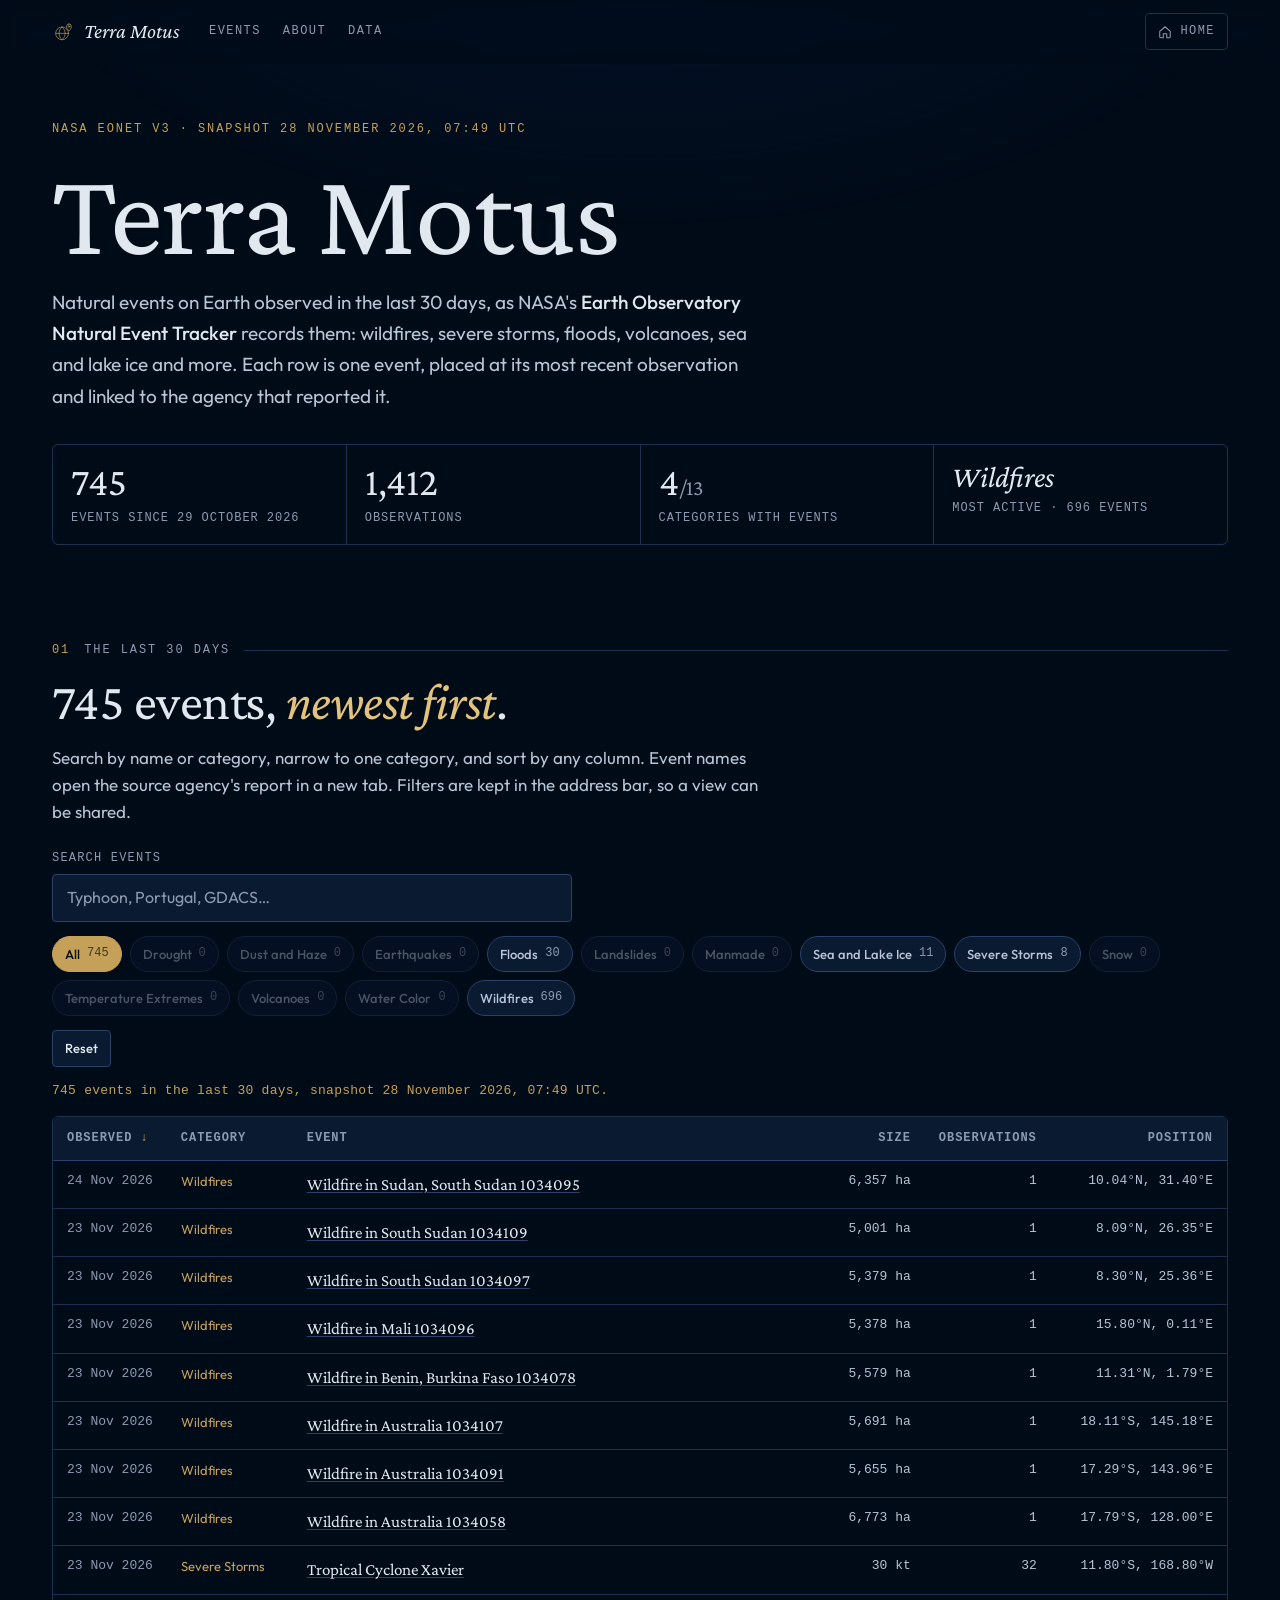
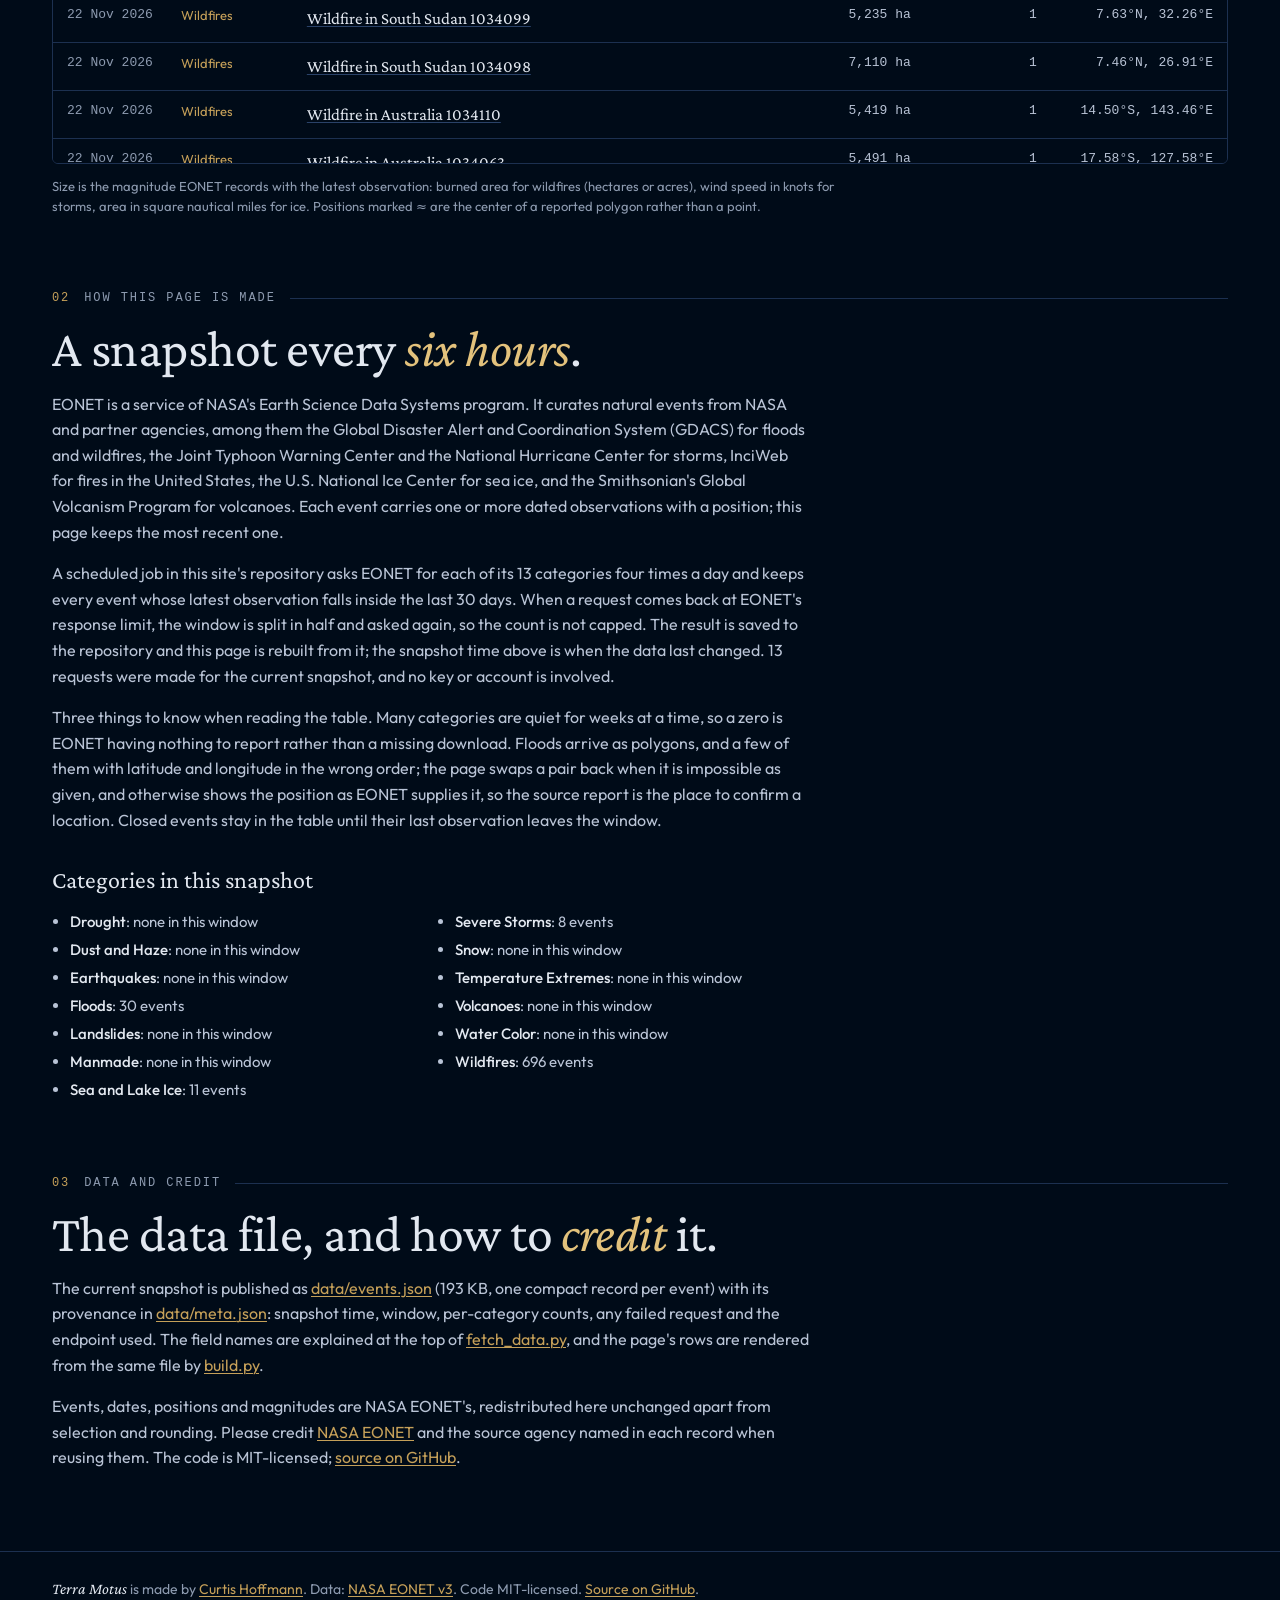
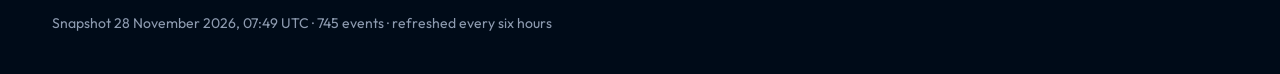
<file: index.html>
<!doctype html>
<html lang="en">
<head>
<meta charset="utf-8">
<meta name="viewport" content="width=device-width, initial-scale=1, viewport-fit=cover">
<title>Terra Motus · Natural events on Earth in the last 30 days</title>
<meta name="description" content="745 natural events observed on Earth in the 30 days to 28 November 2026, from NASA's Earth Observatory Natural Event Tracker (EONET): wildfires, severe storms, floods, volcanoes, sea and lake ice and more, each linked to the agency that reported it. Refreshed every six hours.">
<meta name="author" content="Curtis Hoffmann">
<meta name="robots" content="index, follow, max-image-preview:large">
<meta name="theme-color" content="#000b18">
<meta name="color-scheme" content="dark">
<link rel="canonical" href="https://curtishoffmann.com/terramotus/">
<link rel="icon" href="assets/favicon.svg" type="image/svg+xml">
<link rel="icon" href="assets/favicon-32.png" sizes="32x32" type="image/png">
<link rel="apple-touch-icon" href="assets/apple-touch-icon.png">
<meta property="og:type" content="website">
<meta property="og:site_name" content="Curtis Hoffmann">
<meta property="og:locale" content="en_US">
<meta property="og:title" content="Terra Motus · Natural events on Earth in the last 30 days">
<meta property="og:description" content="745 natural events observed on Earth in the 30 days to 28 November 2026, from NASA EONET: wildfires, severe storms, floods, volcanoes, sea ice and more. Refreshed every six hours.">
<meta property="og:url" content="https://curtishoffmann.com/terramotus/">
<meta property="og:image" content="https://curtishoffmann.com/terramotus/assets/og-image.png">
<meta property="og:image:width" content="1200">
<meta property="og:image:height" content="630">
<meta property="og:image:alt" content="Terra Motus: natural events on Earth from NASA EONET">
<meta name="twitter:card" content="summary_large_image">
<meta name="twitter:title" content="Terra Motus · Natural events on Earth in the last 30 days">
<meta name="twitter:description" content="745 natural events observed on Earth in the 30 days to 28 November 2026, from NASA EONET. Refreshed every six hours.">
<meta name="twitter:image" content="https://curtishoffmann.com/terramotus/assets/og-image.png">
<link rel="preconnect" href="https://fonts.googleapis.com">
<link rel="preconnect" href="https://fonts.gstatic.com" crossorigin>
<link href="https://fonts.googleapis.com/css2?family=Outfit:wght@400;500;600&amp;family=Crimson+Pro:ital,wght@0,400;0,600;1,400&amp;display=swap" rel="stylesheet">
<link rel="stylesheet" href="assets/styles.css?v=20261128T0749">
<script type="application/ld+json">
{
 "@context": "https://schema.org",
 "@graph": [
  {
   "@type": "WebPage",
   "@id": "https://curtishoffmann.com/terramotus/",
   "url": "https://curtishoffmann.com/terramotus/",
   "name": "Terra Motus · Natural events on Earth in the last 30 days",
   "description": "745 natural events observed on Earth in the 30 days to 28 November 2026, from NASA's Earth Observatory Natural Event Tracker (EONET): wildfires, severe storms, floods, volcanoes, sea and lake ice and more, each linked to the agency that reported it.",
   "author": {
    "@type": "Person",
    "name": "Curtis Hoffmann",
    "url": "https://curtishoffmann.com/"
   },
   "dateModified": "2026-11-28T07:49:01Z",
   "inLanguage": "en",
   "isPartOf": {
    "@type": "WebSite",
    "name": "Curtis Hoffmann",
    "url": "https://curtishoffmann.com/"
   },
   "primaryImageOfPage": "https://curtishoffmann.com/terramotus/assets/og-image.png"
  },
  {
   "@type": "Dataset",
   "@id": "https://curtishoffmann.com/terramotus/data/events.json",
   "name": "Terra Motus EONET snapshot",
   "description": "745 EONET events whose most recent observation falls in the 30 days before 28 November 2026, 07:49 UTC: id, title, category, latest and first observation dates, observation count, position of the latest observation, magnitude where given, source link and closing date. Refreshed every six hours by a GitHub Actions workflow.",
   "creator": {
    "@type": "Person",
    "name": "Curtis Hoffmann",
    "url": "https://curtishoffmann.com/"
   },
   "dateModified": "2026-11-28T07:49:01Z",
   "temporalCoverage": "2026-10-29/2026-11-28",
   "isBasedOn": "https://eonet.gsfc.nasa.gov/",
   "sdPublisher": {
    "@type": "Organization",
    "name": "NASA Earth Science Data Systems",
    "url": "https://eonet.gsfc.nasa.gov/"
   },
   "keywords": [
    "NASA EONET",
    "natural events",
    "wildfires",
    "severe storms",
    "floods",
    "volcanoes",
    "sea ice",
    "Earth observation"
   ],
   "distribution": {
    "@type": "DataDownload",
    "encodingFormat": "application/json",
    "contentUrl": "https://curtishoffmann.com/terramotus/data/events.json"
   }
  },
  {
   "@type": "BreadcrumbList",
   "itemListElement": [
    {
     "@type": "ListItem",
     "position": 1,
     "name": "Curtis Hoffmann",
     "item": "https://curtishoffmann.com/"
    },
    {
     "@type": "ListItem",
     "position": 2,
     "name": "Terra Motus",
     "item": "https://curtishoffmann.com/terramotus/"
    }
   ]
  }
 ]
}
</script>
</head>
<body>
<a class="skip-link" href="#main">Skip to content</a>

<nav class="nav" id="nav" aria-label="Page sections">
  <div class="nav-inner">
    <a class="nav-title" href="https://curtishoffmann.com/terramotus/">
      <svg class="mark" viewBox="0 0 48 48" fill="none" stroke="currentColor" stroke-width="1.4" stroke-linecap="round" stroke-linejoin="round" aria-hidden="true"><circle cx="22" cy="27" r="14"/><path d="M8 27h28"/><path d="M22 13c-4.5 4-6.5 8.5-6.5 14s2 10 6.5 14M22 13c4.5 4 6.5 8.5 6.5 14s-2 10-6.5 14"/><path d="M37 6.5a5.5 5.5 0 0 0-5.5 5.5c0 4 5.5 10 5.5 10s5.5-6 5.5-10A5.5 5.5 0 0 0 37 6.5z" fill="#000b18"/><circle cx="37" cy="12" r="1.8"/></svg>
      <span>Terra Motus</span>
    </a>
    <div class="nav-links" id="nav-links">
      <a class="nav-link" href="#events">Events</a>
      <a class="nav-link" href="#about">About</a>
      <a class="nav-link" href="#data">Data</a>
    </div>
    <a class="nav-home" href="https://curtishoffmann.com/" title="Curtis Hoffmann, home">
      <svg viewBox="0 0 24 24" fill="none" stroke="currentColor" stroke-width="1.8" stroke-linecap="round" stroke-linejoin="round" aria-hidden="true"><path d="M3 11l9-8 9 8v9a2 2 0 0 1-2 2h-4v-7H9v7H5a2 2 0 0 1-2-2v-9z"/></svg>
      <span class="lbl">Home</span>
    </a>
  </div>
</nav>

<main id="main">
<header class="hero wrap">
  <p class="eyebrow">NASA EONET v3 · snapshot 28 November 2026, 07:49 UTC</p>
  <h1>Terra Motus</h1>
  <p class="lead">Natural events on Earth observed in the last 30 days, as NASA's <strong>Earth Observatory Natural Event Tracker</strong> records them: wildfires, severe storms, floods, volcanoes, sea and lake ice and more. Each row is one event, placed at its most recent observation and linked to the agency that reported it.</p>
  <div class="stats" role="list">
    <div class="stat" role="listitem"><div class="num">745</div><div class="lbl">events since 29 October 2026</div></div>
    <div class="stat" role="listitem"><div class="num">1,412</div><div class="lbl">observations</div></div>
    <div class="stat" role="listitem"><div class="num">4<span class="of">/13</span></div><div class="lbl">categories with events</div></div>
    <div class="stat" role="listitem"><div class="num small">Wildfires</div><div class="lbl">most active · 696 events</div></div>
  </div>
</header>

<section id="events" class="block wrap">
  <div class="section-label"><span class="num">01</span><span>The last 30 days</span><span class="rule"></span></div>
  <h2>745 events, <em>newest first</em>.</h2>
  <p class="deck">Search by name or category, narrow to one category, and sort by any column. Event names open the source agency's report in a new tab. Filters are kept in the address bar, so a view can be shared.</p>
  
  <div class="filters">
    <div class="f-q"><label for="f-q">Search events</label><input id="f-q" type="search" placeholder="Typhoon, Portugal, GDACS…" autocomplete="off"></div>
    <div class="f-cats" role="group" aria-label="Filter by category">
        <button type="button" class="chip" data-c="" aria-pressed="true">All <span class="cnt">745</span></button>
        <button type="button" class="chip" data-c="drought" aria-pressed="false" disabled>Drought <span class="cnt">0</span></button>
        <button type="button" class="chip" data-c="dustHaze" aria-pressed="false" disabled>Dust and Haze <span class="cnt">0</span></button>
        <button type="button" class="chip" data-c="earthquakes" aria-pressed="false" disabled>Earthquakes <span class="cnt">0</span></button>
        <button type="button" class="chip" data-c="floods" aria-pressed="false">Floods <span class="cnt">30</span></button>
        <button type="button" class="chip" data-c="landslides" aria-pressed="false" disabled>Landslides <span class="cnt">0</span></button>
        <button type="button" class="chip" data-c="manmade" aria-pressed="false" disabled>Manmade <span class="cnt">0</span></button>
        <button type="button" class="chip" data-c="seaLakeIce" aria-pressed="false">Sea and Lake Ice <span class="cnt">11</span></button>
        <button type="button" class="chip" data-c="severeStorms" aria-pressed="false">Severe Storms <span class="cnt">8</span></button>
        <button type="button" class="chip" data-c="snow" aria-pressed="false" disabled>Snow <span class="cnt">0</span></button>
        <button type="button" class="chip" data-c="tempExtremes" aria-pressed="false" disabled>Temperature Extremes <span class="cnt">0</span></button>
        <button type="button" class="chip" data-c="volcanoes" aria-pressed="false" disabled>Volcanoes <span class="cnt">0</span></button>
        <button type="button" class="chip" data-c="waterColor" aria-pressed="false" disabled>Water Color <span class="cnt">0</span></button>
        <button type="button" class="chip" data-c="wildfires" aria-pressed="false">Wildfires <span class="cnt">696</span></button>
    </div>
    <div class="f-actions"><button class="btn small" type="button" id="f-reset">Reset</button></div>
  </div>
  <p class="status" id="status" aria-live="polite">745 events in the last 30 days, snapshot 28 November 2026, 07:49 UTC.</p>
  <noscript><p class="note">Search, filters and sorting need JavaScript. The full table is below, newest first.</p></noscript>
  <div class="table-wrap">
    <table class="events" id="events-table">
      <caption class="sr-only">Natural events observed in the last 30 days, from NASA EONET, newest first</caption>
      <thead>
        <tr>
          <th scope="col" data-k="d" aria-sort="descending"><button type="button">Observed</button></th>
          <th scope="col" data-k="c"><button type="button">Category</button></th>
          <th scope="col" data-k="t"><button type="button">Event</button></th>
          <th scope="col" data-k="m" class="num"><button type="button">Size</button></th>
          <th scope="col" data-k="n" class="num"><button type="button">Observations</button></th>
          <th scope="col" class="num">Position</th>
        </tr>
      </thead>
      <tbody id="rows">
<tr><td>24 Nov 2026</td><td>Wildfires</td><td><a href="https://www.gdacs.org/report.aspx?eventtype=WF&amp;eventid=1034095" target="_blank" rel="noopener">Wildfire in Sudan, South Sudan 1034095</a></td><td>6,357 ha</td><td>1</td><td>10.04°N, 31.40°E</td></tr>
<tr><td>23 Nov 2026</td><td>Wildfires</td><td><a href="https://www.gdacs.org/report.aspx?eventtype=WF&amp;eventid=1034109" target="_blank" rel="noopener">Wildfire in South Sudan 1034109</a></td><td>5,001 ha</td><td>1</td><td>8.09°N, 26.35°E</td></tr>
<tr><td>23 Nov 2026</td><td>Wildfires</td><td><a href="https://www.gdacs.org/report.aspx?eventtype=WF&amp;eventid=1034097" target="_blank" rel="noopener">Wildfire in South Sudan 1034097</a></td><td>5,379 ha</td><td>1</td><td>8.30°N, 25.36°E</td></tr>
<tr><td>23 Nov 2026</td><td>Wildfires</td><td><a href="https://www.gdacs.org/report.aspx?eventtype=WF&amp;eventid=1034096" target="_blank" rel="noopener">Wildfire in Mali 1034096</a></td><td>5,378 ha</td><td>1</td><td>15.80°N, 0.11°E</td></tr>
<tr><td>23 Nov 2026</td><td>Wildfires</td><td><a href="https://www.gdacs.org/report.aspx?eventtype=WF&amp;eventid=1034078" target="_blank" rel="noopener">Wildfire in Benin, Burkina Faso 1034078</a></td><td>5,579 ha</td><td>1</td><td>11.31°N, 1.79°E</td></tr>
<tr><td>23 Nov 2026</td><td>Wildfires</td><td><a href="https://www.gdacs.org/report.aspx?eventtype=WF&amp;eventid=1034107" target="_blank" rel="noopener">Wildfire in Australia 1034107</a></td><td>5,691 ha</td><td>1</td><td>18.11°S, 145.18°E</td></tr>
<tr><td>23 Nov 2026</td><td>Wildfires</td><td><a href="https://www.gdacs.org/report.aspx?eventtype=WF&amp;eventid=1034091" target="_blank" rel="noopener">Wildfire in Australia 1034091</a></td><td>5,655 ha</td><td>1</td><td>17.29°S, 143.96°E</td></tr>
<tr><td>23 Nov 2026</td><td>Wildfires</td><td><a href="https://www.gdacs.org/report.aspx?eventtype=WF&amp;eventid=1034058" target="_blank" rel="noopener">Wildfire in Australia 1034058</a></td><td>6,773 ha</td><td>1</td><td>17.79°S, 128.00°E</td></tr>
<tr><td>23 Nov 2026</td><td>Severe Storms</td><td><a href="https://www.metoc.navy.mil/jtwc/products/sh0427.tcw" target="_blank" rel="noopener">Tropical Cyclone Xavier</a></td><td>30 kt</td><td title="Observed 32 times since 15 Nov 2026">32</td><td>11.80°S, 168.80°W</td></tr>
<tr><td>22 Nov 2026</td><td>Wildfires</td><td><a href="https://www.gdacs.org/report.aspx?eventtype=WF&amp;eventid=1034099" target="_blank" rel="noopener">Wildfire in South Sudan 1034099</a></td><td>5,235 ha</td><td>1</td><td>7.63°N, 32.26°E</td></tr>
<tr><td>22 Nov 2026</td><td>Wildfires</td><td><a href="https://www.gdacs.org/report.aspx?eventtype=WF&amp;eventid=1034098" target="_blank" rel="noopener">Wildfire in South Sudan 1034098</a></td><td>7,110 ha</td><td>1</td><td>7.46°N, 26.91°E</td></tr>
<tr><td>22 Nov 2026</td><td>Wildfires</td><td><a href="https://www.gdacs.org/report.aspx?eventtype=WF&amp;eventid=1034110" target="_blank" rel="noopener">Wildfire in Australia 1034110</a></td><td>5,419 ha</td><td>1</td><td>14.50°S, 143.46°E</td></tr>
<tr><td>22 Nov 2026</td><td>Wildfires</td><td><a href="https://www.gdacs.org/report.aspx?eventtype=WF&amp;eventid=1034063" target="_blank" rel="noopener">Wildfire in Australia 1034063</a></td><td>5,491 ha</td><td>1</td><td>17.58°S, 127.58°E</td></tr>
<tr><td>22 Nov 2026</td><td>Wildfires</td><td><a href="https://www.gdacs.org/report.aspx?eventtype=WF&amp;eventid=1034059" target="_blank" rel="noopener">Wildfire in Australia 1034059</a></td><td>9,448 ha</td><td>1</td><td>17.11°S, 144.14°E</td></tr>
<tr><td>22 Nov 2026</td><td>Wildfires</td><td><a href="https://www.gdacs.org/report.aspx?eventtype=WF&amp;eventid=1034037" target="_blank" rel="noopener">Wildfire in Australia 1034037</a></td><td>6,737 ha</td><td>1</td><td>39.79°S, 147.96°E</td></tr>
<tr><td>21 Nov 2026</td><td>Wildfires</td><td><a href="https://irwin.doi.gov/observer/incidents/2026-VAVAF-260139" target="_blank" rel="noopener">Wildfire Little Ridge, Highland, Virginia</a></td><td>900 acres</td><td>1</td><td>38.31°N, 79.79°W</td></tr>
<tr><td>21 Nov 2026</td><td>Floods</td><td><a href="https://www.gdacs.org/report.aspx?eventtype=FL&amp;eventid=1104299" target="_blank" rel="noopener">Flood in Uganda 1104299</a></td><td></td><td>1</td><td>≈ 0.19°N, 29.96°E</td></tr>
<tr><td>21 Nov 2026</td><td>Floods</td><td><a href="https://www.gdacs.org/report.aspx?eventtype=FL&amp;eventid=1104297" target="_blank" rel="noopener">Flood in Thailand 1104297</a></td><td></td><td>1</td><td>≈ 7.46°N, 100.03°E</td></tr>
<tr><td>21 Nov 2026</td><td>Floods</td><td><a href="https://www.gdacs.org/report.aspx?eventtype=FL&amp;eventid=1104295" target="_blank" rel="noopener">Flood in Ireland 1104295</a></td><td></td><td>1</td><td>≈ 51.68°N, 9.45°W</td></tr>
<tr><td>21 Nov 2026</td><td>Wildfires</td><td><a href="https://www.gdacs.org/report.aspx?eventtype=WF&amp;eventid=1034027" target="_blank" rel="noopener">Wildfire in Bolivia 1034027</a></td><td>5,383 ha</td><td>1</td><td>16.19°S, 64.75°W</td></tr>
<tr><td>21 Nov 2026</td><td>Wildfires</td><td><a href="https://www.gdacs.org/report.aspx?eventtype=WF&amp;eventid=1034111" target="_blank" rel="noopener">Wildfire in Australia 1034111</a></td><td>5,263 ha</td><td>1</td><td>17.42°S, 145.15°E</td></tr>
<tr><td>21 Nov 2026</td><td>Wildfires</td><td><a href="https://www.gdacs.org/report.aspx?eventtype=WF&amp;eventid=1034093" target="_blank" rel="noopener">Wildfire in Australia 1034093</a></td><td>5,450 ha</td><td>1</td><td>15.48°S, 125.40°E</td></tr>
<tr><td>21 Nov 2026</td><td>Wildfires</td><td><a href="https://www.gdacs.org/report.aspx?eventtype=WF&amp;eventid=1034092" target="_blank" rel="noopener">Wildfire in Australia 1034092</a></td><td>5,431 ha</td><td>1</td><td>16.73°S, 124.75°E</td></tr>
<tr><td>21 Nov 2026</td><td>Wildfires</td><td><a href="https://www.gdacs.org/report.aspx?eventtype=WF&amp;eventid=1034080" target="_blank" rel="noopener">Wildfire in Australia 1034080</a></td><td>6,115 ha</td><td>1</td><td>15.18°S, 127.54°E</td></tr>
<tr><td>21 Nov 2026</td><td>Wildfires</td><td><a href="https://www.gdacs.org/report.aspx?eventtype=WF&amp;eventid=1034079" target="_blank" rel="noopener">Wildfire in Australia 1034079</a></td><td>5,770 ha</td><td>1</td><td>14.53°S, 126.14°E</td></tr>
<tr><td>21 Nov 2026</td><td>Wildfires</td><td><a href="https://www.gdacs.org/report.aspx?eventtype=WF&amp;eventid=1034046" target="_blank" rel="noopener">Wildfire in Australia 1034046</a></td><td>9,542 ha</td><td>1</td><td>18.51°S, 126.46°E</td></tr>
<tr><td>21 Nov 2026</td><td>Wildfires</td><td><a href="https://www.gdacs.org/report.aspx?eventtype=WF&amp;eventid=1034028" target="_blank" rel="noopener">Wildfire in Australia 1034028</a></td><td>5,015 ha</td><td>1</td><td>19.02°S, 134.91°E</td></tr>
<tr><td>20 Nov 2026</td><td>Wildfires</td><td><a href="https://www.gdacs.org/report.aspx?eventtype=WF&amp;eventid=1034039" target="_blank" rel="noopener">Wildfire in Togo, Burkina Faso, Benin 1034039</a></td><td>6,101 ha</td><td>1</td><td>11.04°N, 0.79°E</td></tr>
<tr><td>20 Nov 2026</td><td>Wildfires</td><td><a href="https://www.gdacs.org/report.aspx?eventtype=WF&amp;eventid=1034088" target="_blank" rel="noopener">Wildfire in South Africa 1034088</a></td><td>5,088 ha</td><td>1</td><td>34.20°S, 19.54°E</td></tr>
<tr><td>20 Nov 2026</td><td>Wildfires</td><td><a href="https://www.gdacs.org/report.aspx?eventtype=WF&amp;eventid=1034100" target="_blank" rel="noopener">Wildfire in Central African Republic 1034100</a></td><td>6,476 ha</td><td>1</td><td>9.13°N, 21.60°E</td></tr>
<tr><td>20 Nov 2026</td><td>Wildfires</td><td><a href="https://www.gdacs.org/report.aspx?eventtype=WF&amp;eventid=1034007" target="_blank" rel="noopener">Wildfire in Central African Republic 1034007</a></td><td>5,661 ha</td><td>1</td><td>9.35°N, 21.23°E</td></tr>
<tr><td>20 Nov 2026</td><td>Wildfires</td><td><a href="https://www.gdacs.org/report.aspx?eventtype=WF&amp;eventid=1034082" target="_blank" rel="noopener">Wildfire in Bolivia, Brazil 1034082</a></td><td>5,750 ha</td><td>1</td><td>13.76°S, 61.62°W</td></tr>
<tr><td>20 Nov 2026</td><td>Wildfires</td><td><a href="https://www.gdacs.org/report.aspx?eventtype=WF&amp;eventid=1034029" target="_blank" rel="noopener">Wildfire in Bolivia 1034029</a></td><td>5,229 ha</td><td>1</td><td>12.91°S, 65.24°W</td></tr>
<tr><td>20 Nov 2026</td><td>Wildfires</td><td><a href="https://www.gdacs.org/report.aspx?eventtype=WF&amp;eventid=1034081" target="_blank" rel="noopener">Wildfire in Australia 1034081</a></td><td>5,857 ha</td><td>1</td><td>14.41°S, 126.15°E</td></tr>
<tr><td>20 Nov 2026</td><td>Wildfires</td><td><a href="https://www.gdacs.org/report.aspx?eventtype=WF&amp;eventid=1034064" target="_blank" rel="noopener">Wildfire in Australia 1034064</a></td><td>5,350 ha</td><td>1</td><td>17.88°S, 144.93°E</td></tr>
<tr><td>20 Nov 2026</td><td>Wildfires</td><td><a href="https://www.gdacs.org/report.aspx?eventtype=WF&amp;eventid=1034062" target="_blank" rel="noopener">Wildfire in Australia 1034062</a></td><td>5,494 ha</td><td>1</td><td>22.07°S, 135.98°E</td></tr>
<tr><td>20 Nov 2026</td><td>Wildfires</td><td><a href="https://www.gdacs.org/report.aspx?eventtype=WF&amp;eventid=1034061" target="_blank" rel="noopener">Wildfire in Australia 1034061</a></td><td>8,563 ha</td><td>1</td><td>17.76°S, 144.52°E</td></tr>
<tr><td>20 Nov 2026</td><td>Wildfires</td><td><a href="https://www.gdacs.org/report.aspx?eventtype=WF&amp;eventid=1034047" target="_blank" rel="noopener">Wildfire in Australia 1034047</a></td><td>5,500 ha</td><td>1</td><td>17.74°S, 144.73°E</td></tr>
<tr><td>20 Nov 2026</td><td>Wildfires</td><td><a href="https://www.gdacs.org/report.aspx?eventtype=WF&amp;eventid=1034038" target="_blank" rel="noopener">Wildfire in Australia 1034038</a></td><td>7,275 ha</td><td>1</td><td>20.37°S, 145.34°E</td></tr>
<tr><td>20 Nov 2026</td><td>Wildfires</td><td><a href="https://irwin.doi.gov/observer/incidents/2026-KYKYS-262353434" target="_blank" rel="noopener">Wildfire Vanderpool Mountain, Whitley, Kentucky</a></td><td>740 acres</td><td>1</td><td>36.65°N, 84.01°W</td></tr>
<tr><td>20 Nov 2026</td><td>Wildfires</td><td><a href="https://irwin.doi.gov/observer/incidents/2026-VAVAF-260136" target="_blank" rel="noopener">Wildfire White Oak Flat, Alleghany, Virginia</a></td><td>2,237 acres</td><td>1</td><td>37.84°N, 79.86°W</td></tr>
<tr><td>20 Nov 2026</td><td>Sea and Lake Ice</td><td><a href="https://usicecenter.gov/pub/Iceberg_Tabular.csv" target="_blank" rel="noopener">Iceberg D33B</a></td><td>252 NM²</td><td title="Observed 65 times since 8 Sep 2023">65</td><td>55.17°S, 36.91°W</td></tr>
<tr><td>20 Nov 2026</td><td>Sea and Lake Ice</td><td><a href="https://usicecenter.gov/pub/Iceberg_Tabular.csv" target="_blank" rel="noopener">Iceberg D32</a></td><td>54 NM²</td><td title="Observed 68 times since 21 Oct 2022">68</td><td>57.08°S, 41.04°W</td></tr>
<tr><td>20 Nov 2026</td><td>Sea and Lake Ice</td><td><a href="https://usicecenter.gov/pub/Iceberg_Tabular.csv" target="_blank" rel="noopener">Iceberg C39</a></td><td>24 NM²</td><td title="Observed 30 times since 29 Apr 2022">30</td><td>65.32°S, 54.00°E</td></tr>
<tr><td>20 Nov 2026</td><td>Sea and Lake Ice</td><td><a href="https://usicecenter.gov/pub/Iceberg_Tabular.csv" target="_blank" rel="noopener">Iceberg A85</a></td><td>30 NM²</td><td title="Observed 42 times since 21 Feb 2025">42</td><td>54.97°S, 43.99°W</td></tr>
<tr><td>20 Nov 2026</td><td>Sea and Lake Ice</td><td><a href="https://usicecenter.gov/pub/Iceberg_Tabular.csv" target="_blank" rel="noopener">Iceberg A84</a></td><td>72 NM²</td><td title="Observed 33 times since 31 Jan 2025">33</td><td>68.67°S, 88.40°W</td></tr>
<tr><td>20 Nov 2026</td><td>Sea and Lake Ice</td><td><a href="https://earthobservatory.nasa.gov/images/152848/antarctic-ice-shelf-spawns-iceberg-a-83" target="_blank" rel="noopener">Iceberg A83</a></td><td>84 NM²</td><td title="Observed 47 times since 24 May 2024">47</td><td>59.40°S, 48.93°W</td></tr>
<tr><td>20 Nov 2026</td><td>Sea and Lake Ice</td><td><a href="https://usicecenter.gov/pub/Iceberg_Tabular.csv" target="_blank" rel="noopener">Iceberg A81</a></td><td>700 NM²</td><td title="Observed 49 times since 27 Jan 2023">49</td><td>54.58°S, 34.64°W</td></tr>
<tr><td>20 Nov 2026</td><td>Sea and Lake Ice</td><td><a href="https://usicecenter.gov/Products/AntarcIcebergs" target="_blank" rel="noopener">Iceberg A76C</a></td><td>112 NM²</td><td title="Observed 68 times since 28 May 2021">68</td><td>57.66°S, 23.48°W</td></tr>
<tr><td>19 Nov 2026</td><td>Floods</td><td><a href="https://www.gdacs.org/report.aspx?eventtype=FL&amp;eventid=1104300" target="_blank" rel="noopener">Flood in Ukraine 1104300</a></td><td></td><td>1</td><td>≈ 48.37°N, 23.41°E</td></tr>
<tr><td>19 Nov 2026</td><td>Floods</td><td><a href="https://www.gdacs.org/report.aspx?eventtype=FL&amp;eventid=1104298" target="_blank" rel="noopener">Flood in Portugal 1104298</a></td><td></td><td>1</td><td>≈ 39.62°N, 8.39°W</td></tr>
<tr><td>19 Nov 2026</td><td>Floods</td><td><a href="https://www.gdacs.org/report.aspx?eventtype=FL&amp;eventid=1104293" target="_blank" rel="noopener">Flood in Chile 1104293</a></td><td></td><td>1</td><td>≈ 33.10°S, 71.67°W</td></tr>
<tr><td>19 Nov 2026</td><td>Wildfires</td><td><a href="https://www.gdacs.org/report.aspx?eventtype=WF&amp;eventid=1034033" target="_blank" rel="noopener">Wildfire in South Sudan 1034033</a></td><td>7,172 ha</td><td>1</td><td>7.90°N, 26.52°E</td></tr>
<tr><td>19 Nov 2026</td><td>Wildfires</td><td><a href="https://www.gdacs.org/report.aspx?eventtype=WF&amp;eventid=1034073" target="_blank" rel="noopener">Wildfire in Mozambique 1034073</a></td><td>13,546 ha</td><td>1</td><td>17.84°S, 36.64°E</td></tr>
<tr><td>19 Nov 2026</td><td>Wildfires</td><td><a href="https://www.gdacs.org/report.aspx?eventtype=WF&amp;eventid=1034056" target="_blank" rel="noopener">Wildfire in Mozambique 1034056</a></td><td>6,907 ha</td><td>1</td><td>17.83°S, 36.60°E</td></tr>
<tr><td>19 Nov 2026</td><td>Wildfires</td><td><a href="https://www.gdacs.org/report.aspx?eventtype=WF&amp;eventid=1034049" target="_blank" rel="noopener">Wildfire in Burkina Faso 1034049</a></td><td>5,007 ha</td><td>1</td><td>13.95°N, 0.37°W</td></tr>
<tr><td>19 Nov 2026</td><td>Wildfires</td><td><a href="https://www.gdacs.org/report.aspx?eventtype=WF&amp;eventid=1034065" target="_blank" rel="noopener">Wildfire in Australia 1034065</a></td><td>5,090 ha</td><td>1</td><td>14.02°S, 135.27°E</td></tr>
<tr><td>19 Nov 2026</td><td>Wildfires</td><td><a href="https://www.gdacs.org/report.aspx?eventtype=WF&amp;eventid=1034048" target="_blank" rel="noopener">Wildfire in Australia 1034048</a></td><td>5,166 ha</td><td>1</td><td>20.85°S, 145.68°E</td></tr>
<tr><td>19 Nov 2026</td><td>Wildfires</td><td><a href="https://www.gdacs.org/report.aspx?eventtype=WF&amp;eventid=1034002" target="_blank" rel="noopener">Wildfire in Australia 1034002</a></td><td>5,814 ha</td><td>1</td><td>17.22°S, 142.48°E</td></tr>
<tr><td>19 Nov 2026</td><td>Wildfires</td><td><a href="https://www.gdacs.org/report.aspx?eventtype=WF&amp;eventid=1033976" target="_blank" rel="noopener">Wildfire in Australia 1033976</a></td><td>5,119 ha</td><td>1</td><td>22.79°S, 125.75°E</td></tr>
<tr><td>19 Nov 2026</td><td>Severe Storms</td><td><a href="https://www.metoc.navy.mil/jtwc/products/io0526.tcw" target="_blank" rel="noopener">Tropical Cyclone Akvan</a></td><td>30 kt</td><td title="Observed 13 times since 16 Nov 2026">13</td><td>17.20°N, 84.70°E</td></tr>
<tr><td>18 Nov 2026</td><td>Wildfires</td><td><a href="https://www.gdacs.org/report.aspx?eventtype=WF&amp;eventid=1034024" target="_blank" rel="noopener">Wildfire in Togo, Burkina Faso, Benin 1034024</a></td><td>5,323 ha</td><td>1</td><td>11.14°N, 0.80°E</td></tr>
<tr><td>18 Nov 2026</td><td>Wildfires</td><td><a href="https://www.gdacs.org/report.aspx?eventtype=WF&amp;eventid=1034040" target="_blank" rel="noopener">Wildfire in South Sudan, Central African Republic 1034040</a></td><td>5,086 ha</td><td>1</td><td>8.11°N, 25.21°E</td></tr>
<tr><td>18 Nov 2026</td><td>Wildfires</td><td><a href="https://www.gdacs.org/report.aspx?eventtype=WF&amp;eventid=1034042" target="_blank" rel="noopener">Wildfire in South Sudan 1034042</a></td><td>5,547 ha</td><td>1</td><td>8.74°N, 24.99°E</td></tr>
<tr><td>18 Nov 2026</td><td>Wildfires</td><td><a href="https://www.gdacs.org/report.aspx?eventtype=WF&amp;eventid=1034034" target="_blank" rel="noopener">Wildfire in South Sudan 1034034</a></td><td>5,406 ha</td><td>1</td><td>8.66°N, 26.25°E</td></tr>
<tr><td>18 Nov 2026</td><td>Wildfires</td><td><a href="https://www.gdacs.org/report.aspx?eventtype=WF&amp;eventid=1033995" target="_blank" rel="noopener">Wildfire in South Sudan 1033995</a></td><td>5,799 ha</td><td>1</td><td>8.10°N, 28.73°E</td></tr>
<tr><td>18 Nov 2026</td><td>Wildfires</td><td><a href="https://www.gdacs.org/report.aspx?eventtype=WF&amp;eventid=1033993" target="_blank" rel="noopener">Wildfire in South Sudan 1033993</a></td><td>6,036 ha</td><td>1</td><td>8.51°N, 31.51°E</td></tr>
<tr><td>18 Nov 2026</td><td>Wildfires</td><td><a href="https://www.gdacs.org/report.aspx?eventtype=WF&amp;eventid=1034104" target="_blank" rel="noopener">Wildfire in Papua New Guinea 1034104</a></td><td>9,396 ha</td><td>1</td><td>8.21°S, 143.39°E</td></tr>
<tr><td>18 Nov 2026</td><td>Wildfires</td><td><a href="https://www.gdacs.org/report.aspx?eventtype=WF&amp;eventid=1034057" target="_blank" rel="noopener">Wildfire in Nigeria 1034057</a></td><td>5,565 ha</td><td>1</td><td>12.27°N, 4.96°E</td></tr>
<tr><td>18 Nov 2026</td><td>Wildfires</td><td><a href="https://www.gdacs.org/report.aspx?eventtype=WF&amp;eventid=1034013" target="_blank" rel="noopener">Wildfire in Ghana, Burkina Faso 1034013</a></td><td>5,066 ha</td><td>1</td><td>11.07°N, 1.35°W</td></tr>
<tr><td>18 Nov 2026</td><td>Wildfires</td><td><a href="https://www.gdacs.org/report.aspx?eventtype=WF&amp;eventid=1033994" target="_blank" rel="noopener">Wildfire in Chad 1033994</a></td><td>6,041 ha</td><td>1</td><td>12.24°N, 20.25°E</td></tr>
<tr><td>18 Nov 2026</td><td>Wildfires</td><td><a href="https://www.gdacs.org/report.aspx?eventtype=WF&amp;eventid=1034041" target="_blank" rel="noopener">Wildfire in Central African Republic 1034041</a></td><td>5,224 ha</td><td>1</td><td>9.72°N, 22.12°E</td></tr>
<tr><td>18 Nov 2026</td><td>Wildfires</td><td><a href="https://www.gdacs.org/report.aspx?eventtype=WF&amp;eventid=1034089" target="_blank" rel="noopener">Wildfire in Brazil 1034089</a></td><td>7,109 ha</td><td>1</td><td>1.67°S, 55.06°W</td></tr>
<tr><td>18 Nov 2026</td><td>Wildfires</td><td><a href="https://www.gdacs.org/report.aspx?eventtype=WF&amp;eventid=1034083" target="_blank" rel="noopener">Wildfire in Australia 1034083</a></td><td>7,772 ha</td><td>1</td><td>16.84°S, 125.97°E</td></tr>
<tr><td>18 Nov 2026</td><td>Wildfires</td><td><a href="https://www.gdacs.org/report.aspx?eventtype=WF&amp;eventid=1034066" target="_blank" rel="noopener">Wildfire in Australia 1034066</a></td><td>5,379 ha</td><td>1</td><td>14.32°S, 134.93°E</td></tr>
<tr><td>18 Nov 2026</td><td>Wildfires</td><td><a href="https://www.gdacs.org/report.aspx?eventtype=WF&amp;eventid=1034004" target="_blank" rel="noopener">Wildfire in Australia 1034004</a></td><td>5,164 ha</td><td>1</td><td>19.35°S, 122.60°E</td></tr>
<tr><td>18 Nov 2026</td><td>Wildfires</td><td><a href="https://www.gdacs.org/report.aspx?eventtype=WF&amp;eventid=1034003" target="_blank" rel="noopener">Wildfire in Australia 1034003</a></td><td>5,173 ha</td><td>1</td><td>15.20°S, 133.37°E</td></tr>
<tr><td>18 Nov 2026</td><td>Wildfires</td><td><a href="https://irwin.doi.gov/observer/incidents/2026-TNTNS-261114" target="_blank" rel="noopener">Wildfire Greene - Caney Creek Lane, Greene, Tennessee</a></td><td>500 acres</td><td>1</td><td>36.36°N, 82.80°W</td></tr>
<tr><td>18 Nov 2026</td><td>Wildfires</td><td><a href="https://irwin.doi.gov/observer/incidents/2026-TXHGR-000422" target="_blank" rel="noopener">Prescribed Fire 2027 TXTMR HFR RX, Matagorda, Texas</a></td><td>1,016 acres</td><td>1</td><td>28.76°N, 95.81°W</td></tr>
<tr><td>18 Nov 2026</td><td>Wildfires</td><td><a href="https://irwin.doi.gov/observer/incidents/2026-ALALF-000534" target="_blank" rel="noopener">Prescribed Fire OAK Compartment 29 RX, Bibb, Alabama</a></td><td>713 acres</td><td>1</td><td>32.95°N, 87.35°W</td></tr>
<tr><td>18 Nov 2026</td><td>Wildfires</td><td><a href="https://irwin.doi.gov/observer/incidents/2026-WIWIS-RX3524" target="_blank" rel="noopener">Prescribed Fire rx-Lapham Good Oak 2026, Waukesha, Wisconsin</a></td><td>638 acres</td><td>1</td><td>43.04°N, 88.40°W</td></tr>
<tr><td>17 Nov 2026</td><td>Floods</td><td><a href="https://www.gdacs.org/report.aspx?eventtype=FL&amp;eventid=1104302" target="_blank" rel="noopener">Flood in Paraguay 1104302</a></td><td></td><td>1</td><td>≈ 21.26°S, 58.49°W</td></tr>
<tr><td>17 Nov 2026</td><td>Floods</td><td><a href="https://www.gdacs.org/report.aspx?eventtype=FL&amp;eventid=1104294" target="_blank" rel="noopener">Flood in Colombia 1104294</a></td><td></td><td>1</td><td>≈ 6.25°N, 75.54°W</td></tr>
<tr><td>17 Nov 2026</td><td>Wildfires</td><td><a href="https://www.gdacs.org/report.aspx?eventtype=WF&amp;eventid=1033973" target="_blank" rel="noopener">Wildfire in South Sudan, Sudan 1033973</a></td><td>5,204 ha</td><td>1</td><td>8.92°N, 24.79°E</td></tr>
<tr><td>17 Nov 2026</td><td>Wildfires</td><td><a href="https://www.gdacs.org/report.aspx?eventtype=WF&amp;eventid=1033983" target="_blank" rel="noopener">Wildfire in South Sudan, Central African Republic 1033983</a></td><td>6,361 ha</td><td>1</td><td>8.20°N, 25.17°E</td></tr>
<tr><td>17 Nov 2026</td><td>Wildfires</td><td><a href="https://www.gdacs.org/report.aspx?eventtype=WF&amp;eventid=1034101" target="_blank" rel="noopener">Wildfire in South Sudan 1034101</a></td><td>5,050 ha</td><td>1</td><td>9.23°N, 31.57°E</td></tr>
<tr><td>17 Nov 2026</td><td>Wildfires</td><td><a href="https://www.gdacs.org/report.aspx?eventtype=WF&amp;eventid=1034025" target="_blank" rel="noopener">Wildfire in South Sudan 1034025</a></td><td>6,183 ha</td><td>1</td><td>8.07°N, 26.17°E</td></tr>
<tr><td>17 Nov 2026</td><td>Wildfires</td><td><a href="https://www.gdacs.org/report.aspx?eventtype=WF&amp;eventid=1034010" target="_blank" rel="noopener">Wildfire in South Sudan 1034010</a></td><td>7,174 ha</td><td>1</td><td>7.50°N, 26.20°E</td></tr>
<tr><td>17 Nov 2026</td><td>Wildfires</td><td><a href="https://www.gdacs.org/report.aspx?eventtype=WF&amp;eventid=1034009" target="_blank" rel="noopener">Wildfire in South Sudan 1034009</a></td><td>5,371 ha</td><td>1</td><td>7.33°N, 26.92°E</td></tr>
<tr><td>17 Nov 2026</td><td>Wildfires</td><td><a href="https://www.gdacs.org/report.aspx?eventtype=WF&amp;eventid=1034008" target="_blank" rel="noopener">Wildfire in South Sudan 1034008</a></td><td>6,667 ha</td><td>1</td><td>7.93°N, 29.71°E</td></tr>
<tr><td>17 Nov 2026</td><td>Wildfires</td><td><a href="https://www.gdacs.org/report.aspx?eventtype=WF&amp;eventid=1033984" target="_blank" rel="noopener">Wildfire in South Sudan 1033984</a></td><td>6,284 ha</td><td>1</td><td>7.31°N, 27.13°E</td></tr>
<tr><td>17 Nov 2026</td><td>Wildfires</td><td><a href="https://www.gdacs.org/report.aspx?eventtype=WF&amp;eventid=1033963" target="_blank" rel="noopener">Wildfire in South Sudan 1033963</a></td><td>7,718 ha</td><td>1</td><td>8.34°N, 26.33°E</td></tr>
<tr><td>17 Nov 2026</td><td>Wildfires</td><td><a href="https://www.gdacs.org/report.aspx?eventtype=WF&amp;eventid=1033985" target="_blank" rel="noopener">Wildfire in South Africa 1033985</a></td><td>12,214 ha</td><td>1</td><td>34.41°S, 20.50°E</td></tr>
<tr><td>17 Nov 2026</td><td>Wildfires</td><td><a href="https://www.gdacs.org/report.aspx?eventtype=WF&amp;eventid=1033962" target="_blank" rel="noopener">Wildfire in Burkina Faso 1033962</a></td><td>7,510 ha</td><td>1</td><td>11.45°N, 0.94°E</td></tr>
<tr><td>17 Nov 2026</td><td>Wildfires</td><td><a href="https://www.gdacs.org/report.aspx?eventtype=WF&amp;eventid=1034108" target="_blank" rel="noopener">Wildfire in Brazil 1034108</a></td><td>5,637 ha</td><td>1</td><td>2.25°S, 46.49°W</td></tr>
<tr><td>17 Nov 2026</td><td>Wildfires</td><td><a href="https://www.gdacs.org/report.aspx?eventtype=WF&amp;eventid=1033977" target="_blank" rel="noopener">Wildfire in Bolivia 1033977</a></td><td>6,703 ha</td><td>1</td><td>13.82°S, 64.27°W</td></tr>
<tr><td>17 Nov 2026</td><td>Wildfires</td><td><a href="https://www.gdacs.org/report.aspx?eventtype=WF&amp;eventid=1034014" target="_blank" rel="noopener">Wildfire in Benin, Burkina Faso 1034014</a></td><td>7,499 ha</td><td>1</td><td>11.29°N, 1.69°E</td></tr>
<tr><td>17 Nov 2026</td><td>Wildfires</td><td><a href="https://www.gdacs.org/report.aspx?eventtype=WF&amp;eventid=1034112" target="_blank" rel="noopener">Wildfire in Australia 1034112</a></td><td>6,141 ha</td><td>1</td><td>18.39°S, 144.79°E</td></tr>
<tr><td>17 Nov 2026</td><td>Wildfires</td><td><a href="https://www.gdacs.org/report.aspx?eventtype=WF&amp;eventid=1034067" target="_blank" rel="noopener">Wildfire in Australia 1034067</a></td><td>7,880 ha</td><td>1</td><td>16.42°S, 145.12°E</td></tr>
<tr><td>17 Nov 2026</td><td>Wildfires</td><td><a href="https://www.gdacs.org/report.aspx?eventtype=WF&amp;eventid=1034001" target="_blank" rel="noopener">Wildfire in Australia 1034001</a></td><td>5,491 ha</td><td>1</td><td>17.57°S, 124.98°E</td></tr>
<tr><td>17 Nov 2026</td><td>Wildfires</td><td><a href="https://www.gdacs.org/report.aspx?eventtype=WF&amp;eventid=1033978" target="_blank" rel="noopener">Wildfire in Australia 1033978</a></td><td>9,478 ha</td><td>1</td><td>19.27°S, 122.45°E</td></tr>
<tr><td>17 Nov 2026</td><td>Wildfires</td><td><a href="https://www.gdacs.org/report.aspx?eventtype=WF&amp;eventid=1033956" target="_blank" rel="noopener">Wildfire in Australia 1033956</a></td><td>17,216 ha</td><td>1</td><td>22.78°S, 125.89°E</td></tr>
<tr><td>16 Nov 2026</td><td>Floods</td><td><a href="https://www.gdacs.org/report.aspx?eventtype=FL&amp;eventid=1104290" target="_blank" rel="noopener">Flood in United States 1104290</a></td><td></td><td>1</td><td>≈ 26.05°N, 80.19°W</td></tr>
<tr><td>16 Nov 2026</td><td>Wildfires</td><td><a href="https://www.gdacs.org/report.aspx?eventtype=WF&amp;eventid=1033996" target="_blank" rel="noopener">Wildfire in South Sudan, Sudan 1033996</a></td><td>10,767 ha</td><td>1</td><td>8.91°N, 24.80°E</td></tr>
<tr><td>16 Nov 2026</td><td>Wildfires</td><td><a href="https://www.gdacs.org/report.aspx?eventtype=WF&amp;eventid=1034043" target="_blank" rel="noopener">Wildfire in South Sudan 1034043</a></td><td>5,029 ha</td><td>1</td><td>7.36°N, 31.41°E</td></tr>
<tr><td>16 Nov 2026</td><td>Wildfires</td><td><a href="https://www.gdacs.org/report.aspx?eventtype=WF&amp;eventid=1033939" target="_blank" rel="noopener">Wildfire in South Africa 1033939</a></td><td>5,430 ha</td><td>1</td><td>27.77°S, 23.23°E</td></tr>
<tr><td>16 Nov 2026</td><td>Wildfires</td><td><a href="https://www.gdacs.org/report.aspx?eventtype=WF&amp;eventid=1033974" target="_blank" rel="noopener">Wildfire in Nigeria 1033974</a></td><td>5,378 ha</td><td>1</td><td>11.90°N, 4.80°E</td></tr>
<tr><td>16 Nov 2026</td><td>Wildfires</td><td><a href="https://www.gdacs.org/report.aspx?eventtype=WF&amp;eventid=1034075" target="_blank" rel="noopener">Wildfire in Madagascar 1034075</a></td><td>6,325 ha</td><td>1</td><td>18.80°S, 44.45°E</td></tr>
<tr><td>16 Nov 2026</td><td>Wildfires</td><td><a href="https://www.gdacs.org/report.aspx?eventtype=WF&amp;eventid=1034074" target="_blank" rel="noopener">Wildfire in Madagascar 1034074</a></td><td>5,294 ha</td><td>1</td><td>15.54°S, 48.27°E</td></tr>
<tr><td>16 Nov 2026</td><td>Wildfires</td><td><a href="https://www.gdacs.org/report.aspx?eventtype=WF&amp;eventid=1034051" target="_blank" rel="noopener">Wildfire in Madagascar 1034051</a></td><td>5,104 ha</td><td>1</td><td>15.64°S, 48.29°E</td></tr>
<tr><td>16 Nov 2026</td><td>Wildfires</td><td><a href="https://www.gdacs.org/report.aspx?eventtype=WF&amp;eventid=1034035" target="_blank" rel="noopener">Wildfire in Madagascar 1034035</a></td><td>5,938 ha</td><td>1</td><td>15.08°S, 48.33°E</td></tr>
<tr><td>16 Nov 2026</td><td>Wildfires</td><td><a href="https://www.gdacs.org/report.aspx?eventtype=WF&amp;eventid=1033964" target="_blank" rel="noopener">Wildfire in Chad 1033964</a></td><td>5,909 ha</td><td>1</td><td>11.85°N, 19.45°E</td></tr>
<tr><td>16 Nov 2026</td><td>Wildfires</td><td><a href="https://www.gdacs.org/report.aspx?eventtype=WF&amp;eventid=1034084" target="_blank" rel="noopener">Wildfire in Brazil 1034084</a></td><td>5,873 ha</td><td>1</td><td>1.68°N, 50.59°W</td></tr>
<tr><td>16 Nov 2026</td><td>Wildfires</td><td><a href="https://www.gdacs.org/report.aspx?eventtype=WF&amp;eventid=1034050" target="_blank" rel="noopener">Wildfire in Brazil 1034050</a></td><td>5,958 ha</td><td>1</td><td>0.38°S, 51.62°W</td></tr>
<tr><td>16 Nov 2026</td><td>Wildfires</td><td><a href="https://www.gdacs.org/report.aspx?eventtype=WF&amp;eventid=1034021" target="_blank" rel="noopener">Wildfire in Brazil 1034021</a></td><td>5,693 ha</td><td>1</td><td>1.24°S, 51.77°W</td></tr>
<tr><td>16 Nov 2026</td><td>Wildfires</td><td><a href="https://www.gdacs.org/report.aspx?eventtype=WF&amp;eventid=1033972" target="_blank" rel="noopener">Wildfire in Botswana 1033972</a></td><td>5,220 ha</td><td>1</td><td>21.86°S, 24.46°E</td></tr>
<tr><td>16 Nov 2026</td><td>Wildfires</td><td><a href="https://www.gdacs.org/report.aspx?eventtype=WF&amp;eventid=1033946" target="_blank" rel="noopener">Wildfire in Botswana 1033946</a></td><td>5,194 ha</td><td>1</td><td>20.47°S, 22.61°E</td></tr>
<tr><td>16 Nov 2026</td><td>Wildfires</td><td><a href="https://www.gdacs.org/report.aspx?eventtype=WF&amp;eventid=1034085" target="_blank" rel="noopener">Wildfire in Bolivia, Brazil 1034085</a></td><td>5,336 ha</td><td>1</td><td>12.52°S, 63.87°W</td></tr>
<tr><td>16 Nov 2026</td><td>Wildfires</td><td><a href="https://www.gdacs.org/report.aspx?eventtype=WF&amp;eventid=1033965" target="_blank" rel="noopener">Wildfire in Benin, Burkina Faso 1033965</a></td><td>5,026 ha</td><td>1</td><td>11.41°N, 2.06°E</td></tr>
<tr><td>16 Nov 2026</td><td>Wildfires</td><td><a href="https://www.gdacs.org/report.aspx?eventtype=WF&amp;eventid=1034105" target="_blank" rel="noopener">Wildfire in Australia 1034105</a></td><td>5,381 ha</td><td>1</td><td>19.30°S, 124.09°E</td></tr>
<tr><td>16 Nov 2026</td><td>Wildfires</td><td><a href="https://www.gdacs.org/report.aspx?eventtype=WF&amp;eventid=1034005" target="_blank" rel="noopener">Wildfire in Australia 1034005</a></td><td>5,230 ha</td><td>1</td><td>14.96°S, 142.46°E</td></tr>
<tr><td>16 Nov 2026</td><td>Wildfires</td><td><a href="https://www.gdacs.org/report.aspx?eventtype=WF&amp;eventid=1033991" target="_blank" rel="noopener">Wildfire in Australia 1033991</a></td><td>5,734 ha</td><td>1</td><td>15.95°S, 128.48°E</td></tr>
<tr><td>16 Nov 2026</td><td>Wildfires</td><td><a href="https://www.gdacs.org/report.aspx?eventtype=WF&amp;eventid=1033979" target="_blank" rel="noopener">Wildfire in Australia 1033979</a></td><td>7,888 ha</td><td>1</td><td>21.46°S, 125.45°E</td></tr>
<tr><td>16 Nov 2026</td><td>Wildfires</td><td><a href="https://www.gdacs.org/report.aspx?eventtype=WF&amp;eventid=1033957" target="_blank" rel="noopener">Wildfire in Australia 1033957</a></td><td>6,380 ha</td><td>1</td><td>22.67°S, 126.04°E</td></tr>
<tr><td>16 Nov 2026</td><td>Wildfires</td><td><a href="https://www.gdacs.org/report.aspx?eventtype=WF&amp;eventid=1033953" target="_blank" rel="noopener">Wildfire in Australia 1033953</a></td><td>5,338 ha</td><td>1</td><td>22.68°S, 126.04°E</td></tr>
<tr><td>16 Nov 2026</td><td>Wildfires</td><td><a href="https://www.gdacs.org/report.aspx?eventtype=WF&amp;eventid=1033942" target="_blank" rel="noopener">Wildfire in Australia 1033942</a></td><td>6,613 ha</td><td>1</td><td>21.47°S, 126.08°E</td></tr>
<tr><td>16 Nov 2026</td><td>Wildfires</td><td><a href="https://irwin.doi.gov/observer/incidents/2026-CAENF-035548" target="_blank" rel="noopener">Prescribed Fire STEELY MILL RX, El Dorado, California</a></td><td>1,406 acres</td><td>1</td><td>38.62°N, 120.50°W</td></tr>
<tr><td>16 Nov 2026</td><td>Wildfires</td><td><a href="https://irwin.doi.gov/observer/incidents/2026-AROZF-003220" target="_blank" rel="noopener">Wildfire Shady Hollow, Logan, Arkansas</a></td><td>2,787 acres</td><td>1</td><td>35.22°N, 93.43°W</td></tr>
<tr><td>16 Nov 2026</td><td>Wildfires</td><td><a href="https://irwin.doi.gov/observer/incidents/2026-MTLNF-260581" target="_blank" rel="noopener">Prescribed Fire RX D7 Second Skinny Landings, Mineral, Montana</a></td><td>542 acres</td><td>1</td><td>47.12°N, 114.75°W</td></tr>
<tr><td>16 Nov 2026</td><td>Wildfires</td><td><a href="https://irwin.doi.gov/observer/incidents/2026-AZCOF-001646" target="_blank" rel="noopener">Prescribed Fire Elk/Clark Piles RX, Coconino, Arizona</a></td><td>979 acres</td><td>1</td><td>35.05°N, 111.58°W</td></tr>
<tr><td>15 Nov 2026</td><td>Floods</td><td><a href="https://www.gdacs.org/report.aspx?eventtype=FL&amp;eventid=1104292" target="_blank" rel="noopener">Flood in Türkiye 1104292</a></td><td></td><td>1</td><td>≈ 40.97°N, 29.35°E</td></tr>
<tr><td>15 Nov 2026</td><td>Floods</td><td><a href="https://www.gdacs.org/report.aspx?eventtype=FL&amp;eventid=1104289" target="_blank" rel="noopener">Flood in Mexico 1104289</a></td><td></td><td>1</td><td>≈ 19.87°N, 96.78°W</td></tr>
<tr><td>15 Nov 2026</td><td>Wildfires</td><td><a href="https://www.gdacs.org/report.aspx?eventtype=WF&amp;eventid=1034011" target="_blank" rel="noopener">Wildfire in Sudan, South Sudan 1034011</a></td><td>5,724 ha</td><td>1</td><td>9.55°N, 30.94°E</td></tr>
<tr><td>15 Nov 2026</td><td>Wildfires</td><td><a href="https://www.gdacs.org/report.aspx?eventtype=WF&amp;eventid=1033997" target="_blank" rel="noopener">Wildfire in South Sudan, Central African Republic 1033997</a></td><td>5,611 ha</td><td>1</td><td>8.27°N, 25.10°E</td></tr>
<tr><td>15 Nov 2026</td><td>Wildfires</td><td><a href="https://www.gdacs.org/report.aspx?eventtype=WF&amp;eventid=1034076" target="_blank" rel="noopener">Wildfire in South Sudan 1034076</a></td><td>5,274 ha</td><td>1</td><td>8.13°N, 26.50°E</td></tr>
<tr><td>15 Nov 2026</td><td>Wildfires</td><td><a href="https://www.gdacs.org/report.aspx?eventtype=WF&amp;eventid=1034052" target="_blank" rel="noopener">Wildfire in Nigeria, Cameroon 1034052</a></td><td>5,008 ha</td><td>1</td><td>11.81°N, 14.40°E</td></tr>
<tr><td>15 Nov 2026</td><td>Wildfires</td><td><a href="https://www.gdacs.org/report.aspx?eventtype=WF&amp;eventid=1034044" target="_blank" rel="noopener">Wildfire in Madagascar 1034044</a></td><td>5,010 ha</td><td>1</td><td>15.62°S, 48.45°E</td></tr>
<tr><td>15 Nov 2026</td><td>Wildfires</td><td><a href="https://www.gdacs.org/report.aspx?eventtype=WF&amp;eventid=1033981" target="_blank" rel="noopener">Wildfire in Madagascar 1033981</a></td><td>5,439 ha</td><td>1</td><td>15.27°S, 48.28°E</td></tr>
<tr><td>15 Nov 2026</td><td>Wildfires</td><td><a href="https://www.gdacs.org/report.aspx?eventtype=WF&amp;eventid=1034012" target="_blank" rel="noopener">Wildfire in Chad 1034012</a></td><td>6,431 ha</td><td>1</td><td>9.78°N, 19.57°E</td></tr>
<tr><td>15 Nov 2026</td><td>Wildfires</td><td><a href="https://www.gdacs.org/report.aspx?eventtype=WF&amp;eventid=1034000" target="_blank" rel="noopener">Wildfire in Chad 1034000</a></td><td>5,316 ha</td><td>1</td><td>9.96°N, 19.94°E</td></tr>
<tr><td>15 Nov 2026</td><td>Wildfires</td><td><a href="https://www.gdacs.org/report.aspx?eventtype=WF&amp;eventid=1033987" target="_blank" rel="noopener">Wildfire in Central African Republic 1033987</a></td><td>7,846 ha</td><td>1</td><td>9.21°N, 21.76°E</td></tr>
<tr><td>15 Nov 2026</td><td>Wildfires</td><td><a href="https://www.gdacs.org/report.aspx?eventtype=WF&amp;eventid=1034090" target="_blank" rel="noopener">Wildfire in Brazil 1034090</a></td><td>5,075 ha</td><td>1</td><td>3.09°S, 54.35°W</td></tr>
<tr><td>15 Nov 2026</td><td>Wildfires</td><td><a href="https://www.gdacs.org/report.aspx?eventtype=WF&amp;eventid=1034053" target="_blank" rel="noopener">Wildfire in Bolivia, Brazil 1034053</a></td><td>5,209 ha</td><td>1</td><td>12.29°S, 65.02°W</td></tr>
<tr><td>15 Nov 2026</td><td>Wildfires</td><td><a href="https://www.gdacs.org/report.aspx?eventtype=WF&amp;eventid=1033986" target="_blank" rel="noopener">Wildfire in Benin, Burkina Faso 1033986</a></td><td>10,268 ha</td><td>1</td><td>11.41°N, 2.10°E</td></tr>
<tr><td>15 Nov 2026</td><td>Wildfires</td><td><a href="https://www.gdacs.org/report.aspx?eventtype=WF&amp;eventid=1034045" target="_blank" rel="noopener">Wildfire in Benin 1034045</a></td><td>5,765 ha</td><td>1</td><td>11.01°N, 1.65°E</td></tr>
<tr><td>15 Nov 2026</td><td>Wildfires</td><td><a href="https://www.gdacs.org/report.aspx?eventtype=WF&amp;eventid=1033992" target="_blank" rel="noopener">Wildfire in Australia 1033992</a></td><td>6,322 ha</td><td>1</td><td>15.79°S, 130.96°E</td></tr>
<tr><td>15 Nov 2026</td><td>Wildfires</td><td><a href="https://www.gdacs.org/report.aspx?eventtype=WF&amp;eventid=1033943" target="_blank" rel="noopener">Wildfire in Australia 1033943</a></td><td>15,726 ha</td><td>1</td><td>22.53°S, 125.55°E</td></tr>
<tr><td>15 Nov 2026</td><td>Wildfires</td><td><a href="https://www.gdacs.org/report.aspx?eventtype=WF&amp;eventid=1033916" target="_blank" rel="noopener">Wildfire in Australia 1033916</a></td><td>5,939 ha</td><td>1</td><td>22.35°S, 139.30°E</td></tr>
<tr><td>15 Nov 2026</td><td>Wildfires</td><td><a href="https://www.gdacs.org/report.aspx?eventtype=WF&amp;eventid=1033907" target="_blank" rel="noopener">Wildfire in Australia 1033907</a></td><td>5,306 ha</td><td>1</td><td>19.15°S, 124.32°E</td></tr>
<tr><td>15 Nov 2026</td><td>Wildfires</td><td><a href="https://www.gdacs.org/report.aspx?eventtype=WF&amp;eventid=1033906" target="_blank" rel="noopener">Wildfire in Australia 1033906</a></td><td>5,059 ha</td><td>1</td><td>18.80°S, 123.69°E</td></tr>
<tr><td>14 Nov 2026</td><td>Floods</td><td><a href="https://www.gdacs.org/report.aspx?eventtype=FL&amp;eventid=1104287" target="_blank" rel="noopener">Flood in Spain 1104287</a></td><td></td><td>1</td><td>≈ 42.35°N, 7.90°W</td></tr>
<tr><td>14 Nov 2026</td><td>Floods</td><td><a href="https://www.gdacs.org/report.aspx?eventtype=FL&amp;eventid=1104286" target="_blank" rel="noopener">Flood in South Africa 1104286</a></td><td></td><td>1</td><td>≈ 26.91°S, 27.46°E</td></tr>
<tr><td>14 Nov 2026</td><td>Wildfires</td><td><a href="https://www.gdacs.org/report.aspx?eventtype=WF&amp;eventid=1033948" target="_blank" rel="noopener">Wildfire in Sudan 1033948</a></td><td>5,631 ha</td><td>1</td><td>12.40°N, 30.14°E</td></tr>
<tr><td>14 Nov 2026</td><td>Wildfires</td><td><a href="https://www.gdacs.org/report.aspx?eventtype=WF&amp;eventid=1034102" target="_blank" rel="noopener">Wildfire in South Sudan, Sudan 1034102</a></td><td>5,092 ha</td><td>1</td><td>8.64°N, 24.61°E</td></tr>
<tr><td>14 Nov 2026</td><td>Wildfires</td><td><a href="https://www.gdacs.org/report.aspx?eventtype=WF&amp;eventid=1033982" target="_blank" rel="noopener">Wildfire in South Sudan 1033982</a></td><td>13,167 ha</td><td>1</td><td>7.48°N, 29.19°E</td></tr>
<tr><td>14 Nov 2026</td><td>Wildfires</td><td><a href="https://www.gdacs.org/report.aspx?eventtype=WF&amp;eventid=1033966" target="_blank" rel="noopener">Wildfire in South Sudan 1033966</a></td><td>5,696 ha</td><td>1</td><td>8.49°N, 26.44°E</td></tr>
<tr><td>14 Nov 2026</td><td>Wildfires</td><td><a href="https://www.gdacs.org/report.aspx?eventtype=WF&amp;eventid=1033918" target="_blank" rel="noopener">Wildfire in South Sudan 1033918</a></td><td>5,780 ha</td><td>1</td><td>7.69°N, 29.80°E</td></tr>
<tr><td>14 Nov 2026</td><td>Wildfires</td><td><a href="https://www.gdacs.org/report.aspx?eventtype=WF&amp;eventid=1034015" target="_blank" rel="noopener">Wildfire in Nigeria 1034015</a></td><td>5,254 ha</td><td>1</td><td>12.51°N, 6.78°E</td></tr>
<tr><td>14 Nov 2026</td><td>Wildfires</td><td><a href="https://www.gdacs.org/report.aspx?eventtype=WF&amp;eventid=1033947" target="_blank" rel="noopener">Wildfire in Nigeria 1033947</a></td><td>6,595 ha</td><td>1</td><td>12.50°N, 7.05°E</td></tr>
<tr><td>14 Nov 2026</td><td>Wildfires</td><td><a href="https://www.gdacs.org/report.aspx?eventtype=WF&amp;eventid=1033921" target="_blank" rel="noopener">Wildfire in Nigeria 1033921</a></td><td>8,857 ha</td><td>1</td><td>9.45°N, 10.67°E</td></tr>
<tr><td>14 Nov 2026</td><td>Wildfires</td><td><a href="https://www.gdacs.org/report.aspx?eventtype=WF&amp;eventid=1033919" target="_blank" rel="noopener">Wildfire in Nigeria 1033919</a></td><td>7,098 ha</td><td>1</td><td>9.07°N, 10.45°E</td></tr>
<tr><td>14 Nov 2026</td><td>Wildfires</td><td><a href="https://www.gdacs.org/report.aspx?eventtype=WF&amp;eventid=1033904" target="_blank" rel="noopener">Wildfire in Nigeria 1033904</a></td><td>6,247 ha</td><td>1</td><td>12.33°N, 5.29°E</td></tr>
<tr><td>14 Nov 2026</td><td>Wildfires</td><td><a href="https://www.gdacs.org/report.aspx?eventtype=WF&amp;eventid=1033917" target="_blank" rel="noopener">Wildfire in Niger, Burkina Faso 1033917</a></td><td>5,947 ha</td><td>1</td><td>14.04°N, 0.28°E</td></tr>
<tr><td>14 Nov 2026</td><td>Wildfires</td><td><a href="https://www.gdacs.org/report.aspx?eventtype=WF&amp;eventid=1034068" target="_blank" rel="noopener">Wildfire in Brazil 1034068</a></td><td>5,399 ha</td><td>1</td><td>3.52°S, 54.34°W</td></tr>
<tr><td>14 Nov 2026</td><td>Wildfires</td><td><a href="https://www.gdacs.org/report.aspx?eventtype=WF&amp;eventid=1033920" target="_blank" rel="noopener">Wildfire in Botswana 1033920</a></td><td>6,699 ha</td><td>1</td><td>25.22°S, 21.25°E</td></tr>
<tr><td>14 Nov 2026</td><td>Wildfires</td><td><a href="https://www.gdacs.org/report.aspx?eventtype=WF&amp;eventid=1034030" target="_blank" rel="noopener">Wildfire in Bolivia 1034030</a></td><td>5,039 ha</td><td>1</td><td>13.19°S, 65.27°W</td></tr>
<tr><td>14 Nov 2026</td><td>Wildfires</td><td><a href="https://www.gdacs.org/report.aspx?eventtype=WF&amp;eventid=1034016" target="_blank" rel="noopener">Wildfire in Benin, Burkina Faso 1034016</a></td><td>5,097 ha</td><td>1</td><td>11.21°N, 1.91°E</td></tr>
<tr><td>14 Nov 2026</td><td>Wildfires</td><td><a href="https://www.gdacs.org/report.aspx?eventtype=WF&amp;eventid=1034054" target="_blank" rel="noopener">Wildfire in Australia 1034054</a></td><td>5,187 ha</td><td>1</td><td>18.33°S, 123.44°E</td></tr>
<tr><td>14 Nov 2026</td><td>Wildfires</td><td><a href="https://www.gdacs.org/report.aspx?eventtype=WF&amp;eventid=1034031" target="_blank" rel="noopener">Wildfire in Australia 1034031</a></td><td>5,055 ha</td><td>1</td><td>15.43°S, 125.28°E</td></tr>
<tr><td>14 Nov 2026</td><td>Wildfires</td><td><a href="https://www.gdacs.org/report.aspx?eventtype=WF&amp;eventid=1033998" target="_blank" rel="noopener">Wildfire in Australia 1033998</a></td><td>5,139 ha</td><td>1</td><td>15.92°S, 125.11°E</td></tr>
<tr><td>14 Nov 2026</td><td>Wildfires</td><td><a href="https://www.gdacs.org/report.aspx?eventtype=WF&amp;eventid=1033951" target="_blank" rel="noopener">Wildfire in Australia 1033951</a></td><td>11,335 ha</td><td>1</td><td>14.56°S, 127.90°E</td></tr>
<tr><td>14 Nov 2026</td><td>Wildfires</td><td><a href="https://www.gdacs.org/report.aspx?eventtype=WF&amp;eventid=1033937" target="_blank" rel="noopener">Wildfire in Australia 1033937</a></td><td>13,639 ha</td><td>1</td><td>17.16°S, 124.50°E</td></tr>
<tr><td>14 Nov 2026</td><td>Wildfires</td><td><a href="https://www.gdacs.org/report.aspx?eventtype=WF&amp;eventid=1033908" target="_blank" rel="noopener">Wildfire in Australia 1033908</a></td><td>5,186 ha</td><td>1</td><td>21.26°S, 136.55°E</td></tr>
<tr><td>14 Nov 2026</td><td>Wildfires</td><td><a href="https://www.gdacs.org/report.aspx?eventtype=WF&amp;eventid=1033903" target="_blank" rel="noopener">Wildfire in Australia 1033903</a></td><td>5,900 ha</td><td>1</td><td>17.50°S, 124.84°E</td></tr>
<tr><td>14 Nov 2026</td><td>Wildfires</td><td><a href="https://www.gdacs.org/report.aspx?eventtype=WF&amp;eventid=1033899" target="_blank" rel="noopener">Wildfire in Australia 1033899</a></td><td>15,450 ha</td><td>1</td><td>17.55°S, 124.75°E</td></tr>
<tr><td>14 Nov 2026</td><td>Wildfires</td><td><a href="https://www.gdacs.org/report.aspx?eventtype=WF&amp;eventid=1033884" target="_blank" rel="noopener">Wildfire in Australia 1033884</a></td><td>5,242 ha</td><td>1</td><td>19.14°S, 124.14°E</td></tr>
<tr><td>13 Nov 2026</td><td>Wildfires</td><td><a href="https://www.gdacs.org/report.aspx?eventtype=WF&amp;eventid=1033923" target="_blank" rel="noopener">Wildfire in Togo, Benin, Burkina Faso 1033923</a></td><td>10,176 ha</td><td>1</td><td>11.22°N, 1.08°E</td></tr>
<tr><td>13 Nov 2026</td><td>Wildfires</td><td><a href="https://www.gdacs.org/report.aspx?eventtype=WF&amp;eventid=1033988" target="_blank" rel="noopener">Wildfire in South Sudan 1033988</a></td><td>5,050 ha</td><td>1</td><td>9.18°N, 33.37°E</td></tr>
<tr><td>13 Nov 2026</td><td>Wildfires</td><td><a href="https://www.gdacs.org/report.aspx?eventtype=WF&amp;eventid=1033958" target="_blank" rel="noopener">Wildfire in South Sudan 1033958</a></td><td>5,047 ha</td><td>1</td><td>7.89°N, 25.69°E</td></tr>
<tr><td>13 Nov 2026</td><td>Wildfires</td><td><a href="https://www.gdacs.org/report.aspx?eventtype=WF&amp;eventid=1033924" target="_blank" rel="noopener">Wildfire in South Sudan 1033924</a></td><td>5,156 ha</td><td>1</td><td>9.14°N, 25.99°E</td></tr>
<tr><td>13 Nov 2026</td><td>Wildfires</td><td><a href="https://www.gdacs.org/report.aspx?eventtype=WF&amp;eventid=1033877" target="_blank" rel="noopener">Wildfire in South Sudan 1033877</a></td><td>5,044 ha</td><td>1</td><td>9.51°N, 31.42°E</td></tr>
<tr><td>13 Nov 2026</td><td>Wildfires</td><td><a href="https://www.gdacs.org/report.aspx?eventtype=WF&amp;eventid=1033869" target="_blank" rel="noopener">Wildfire in Niger, Burkina Faso 1033869</a></td><td>6,720 ha</td><td>1</td><td>14.01°N, 0.38°E</td></tr>
<tr><td>13 Nov 2026</td><td>Wildfires</td><td><a href="https://www.gdacs.org/report.aspx?eventtype=WF&amp;eventid=1033922" target="_blank" rel="noopener">Wildfire in Central African Republic 1033922</a></td><td>5,583 ha</td><td>1</td><td>9.77°N, 22.05°E</td></tr>
<tr><td>13 Nov 2026</td><td>Wildfires</td><td><a href="https://www.gdacs.org/report.aspx?eventtype=WF&amp;eventid=1033905" target="_blank" rel="noopener">Wildfire in Burkina Faso 1033905</a></td><td>5,354 ha</td><td>1</td><td>13.76°N, 1.97°W</td></tr>
<tr><td>13 Nov 2026</td><td>Wildfires</td><td><a href="https://www.gdacs.org/report.aspx?eventtype=WF&amp;eventid=1033853" target="_blank" rel="noopener">Wildfire in Burkina Faso 1033853</a></td><td>5,816 ha</td><td>1</td><td>13.56°N, 1.48°W</td></tr>
<tr><td>13 Nov 2026</td><td>Wildfires</td><td><a href="https://www.gdacs.org/report.aspx?eventtype=WF&amp;eventid=1034106" target="_blank" rel="noopener">Wildfire in Brazil 1034106</a></td><td>5,265 ha</td><td>1</td><td>1.31°S, 54.07°W</td></tr>
<tr><td>13 Nov 2026</td><td>Wildfires</td><td><a href="https://www.gdacs.org/report.aspx?eventtype=WF&amp;eventid=1034069" target="_blank" rel="noopener">Wildfire in Brazil 1034069</a></td><td>5,105 ha</td><td>1</td><td>1.15°S, 54.04°W</td></tr>
<tr><td>13 Nov 2026</td><td>Wildfires</td><td><a href="https://www.gdacs.org/report.aspx?eventtype=WF&amp;eventid=1034026" target="_blank" rel="noopener">Wildfire in Brazil 1034026</a></td><td>6,121 ha</td><td>1</td><td>1.23°S, 53.83°W</td></tr>
<tr><td>13 Nov 2026</td><td>Wildfires</td><td><a href="https://www.gdacs.org/report.aspx?eventtype=WF&amp;eventid=1033949" target="_blank" rel="noopener">Wildfire in Botswana 1033949</a></td><td>8,452 ha</td><td>1</td><td>25.65°S, 21.71°E</td></tr>
<tr><td>13 Nov 2026</td><td>Wildfires</td><td><a href="https://www.gdacs.org/report.aspx?eventtype=WF&amp;eventid=1033940" target="_blank" rel="noopener">Wildfire in Benin, Burkina Faso 1033940</a></td><td>5,108 ha</td><td>1</td><td>11.27°N, 1.55°E</td></tr>
<tr><td>13 Nov 2026</td><td>Wildfires</td><td><a href="https://www.gdacs.org/report.aspx?eventtype=WF&amp;eventid=1033925" target="_blank" rel="noopener">Wildfire in Benin 1033925</a></td><td>5,149 ha</td><td>1</td><td>11.11°N, 1.81°E</td></tr>
<tr><td>13 Nov 2026</td><td>Wildfires</td><td><a href="https://www.gdacs.org/report.aspx?eventtype=WF&amp;eventid=1033980" target="_blank" rel="noopener">Wildfire in Australia 1033980</a></td><td>5,862 ha</td><td>1</td><td>16.55°S, 124.21°E</td></tr>
<tr><td>13 Nov 2026</td><td>Wildfires</td><td><a href="https://www.gdacs.org/report.aspx?eventtype=WF&amp;eventid=1033909" target="_blank" rel="noopener">Wildfire in Australia 1033909</a></td><td>5,545 ha</td><td>1</td><td>22.05°S, 136.12°E</td></tr>
<tr><td>13 Nov 2026</td><td>Wildfires</td><td><a href="https://www.gdacs.org/report.aspx?eventtype=WF&amp;eventid=1033900" target="_blank" rel="noopener">Wildfire in Australia 1033900</a></td><td>5,638 ha</td><td>1</td><td>16.84°S, 125.42°E</td></tr>
<tr><td>13 Nov 2026</td><td>Wildfires</td><td><a href="https://www.gdacs.org/report.aspx?eventtype=WF&amp;eventid=1033885" target="_blank" rel="noopener">Wildfire in Australia 1033885</a></td><td>7,538 ha</td><td>1</td><td>17.13°S, 125.63°E</td></tr>
<tr><td>13 Nov 2026</td><td>Wildfires</td><td><a href="https://www.gdacs.org/report.aspx?eventtype=WF&amp;eventid=1033878" target="_blank" rel="noopener">Wildfire in Australia 1033878</a></td><td>5,322 ha</td><td>1</td><td>24.03°S, 138.40°E</td></tr>
<tr><td>13 Nov 2026</td><td>Wildfires</td><td><a href="https://www.gdacs.org/report.aspx?eventtype=WF&amp;eventid=1033859" target="_blank" rel="noopener">Wildfire in Australia 1033859</a></td><td>6,398 ha</td><td>1</td><td>19.08°S, 122.27°E</td></tr>
<tr><td>13 Nov 2026</td><td>Wildfires</td><td><a href="https://www.gdacs.org/report.aspx?eventtype=WF&amp;eventid=1033858" target="_blank" rel="noopener">Wildfire in Australia 1033858</a></td><td>8,784 ha</td><td>1</td><td>23.98°S, 138.55°E</td></tr>
<tr><td>13 Nov 2026</td><td>Wildfires</td><td><a href="https://irwin.doi.gov/observer/incidents/2026-MSMNF-000723" target="_blank" rel="noopener">Wildfire Range 47, Forrest, Mississippi</a></td><td>2,378.8 acres</td><td>1</td><td>31.10°N, 89.16°W</td></tr>
<tr><td>13 Nov 2026</td><td>Wildfires</td><td><a href="https://irwin.doi.gov/observer/incidents/2026-MSMNF-000720" target="_blank" rel="noopener">Wildfire 201W, Perry, Mississippi</a></td><td>2,700 acres</td><td>1</td><td>31.12°N, 89.08°W</td></tr>
<tr><td>13 Nov 2026</td><td>Wildfires</td><td><a href="https://irwin.doi.gov/observer/incidents/2026-WIWIS-RX3504" target="_blank" rel="noopener">Prescribed Fire rx-Northern Scuppernong, Waukesha, Wisconsin</a></td><td>1,401.8 acres</td><td>1</td><td>42.92°N, 88.48°W</td></tr>
<tr><td>13 Nov 2026</td><td>Sea and Lake Ice</td><td><a href="https://usicecenter.gov/pub/Iceberg_Tabular.csv" target="_blank" rel="noopener">Iceberg D35</a></td><td>90 NM²</td><td title="Observed 46 times since 11 Jan 2024">46</td><td>59.80°S, 43.29°W</td></tr>
<tr><td>12 Nov 2026</td><td>Floods</td><td><a href="https://www.gdacs.org/report.aspx?eventtype=FL&amp;eventid=1104288" target="_blank" rel="noopener">Flood in Kenya 1104288</a></td><td></td><td>1</td><td>≈ 1.69°S, 39.82°E</td></tr>
<tr><td>12 Nov 2026</td><td>Wildfires</td><td><a href="https://www.gdacs.org/report.aspx?eventtype=WF&amp;eventid=1033863" target="_blank" rel="noopener">Wildfire in Sudan, South Sudan 1033863</a></td><td>14,137 ha</td><td>1</td><td>9.80°N, 31.42°E</td></tr>
<tr><td>12 Nov 2026</td><td>Wildfires</td><td><a href="https://www.gdacs.org/report.aspx?eventtype=WF&amp;eventid=1033969" target="_blank" rel="noopener">Wildfire in Sudan 1033969</a></td><td>5,028 ha</td><td>1</td><td>10.22°N, 24.42°E</td></tr>
<tr><td>12 Nov 2026</td><td>Wildfires</td><td><a href="https://www.gdacs.org/report.aspx?eventtype=WF&amp;eventid=1034103" target="_blank" rel="noopener">Wildfire in South Sudan 1034103</a></td><td>5,165 ha</td><td>1</td><td>8.82°N, 30.04°E</td></tr>
<tr><td>12 Nov 2026</td><td>Wildfires</td><td><a href="https://www.gdacs.org/report.aspx?eventtype=WF&amp;eventid=1033999" target="_blank" rel="noopener">Wildfire in South Sudan 1033999</a></td><td>6,824 ha</td><td>1</td><td>7.92°N, 25.77°E</td></tr>
<tr><td>12 Nov 2026</td><td>Wildfires</td><td><a href="https://www.gdacs.org/report.aspx?eventtype=WF&amp;eventid=1033967" target="_blank" rel="noopener">Wildfire in South Sudan 1033967</a></td><td>5,411 ha</td><td>1</td><td>7.38°N, 26.64°E</td></tr>
<tr><td>12 Nov 2026</td><td>Wildfires</td><td><a href="https://www.gdacs.org/report.aspx?eventtype=WF&amp;eventid=1033929" target="_blank" rel="noopener">Wildfire in South Sudan 1033929</a></td><td>8,081 ha</td><td>1</td><td>8.74°N, 31.61°E</td></tr>
<tr><td>12 Nov 2026</td><td>Wildfires</td><td><a href="https://www.gdacs.org/report.aspx?eventtype=WF&amp;eventid=1033870" target="_blank" rel="noopener">Wildfire in South Sudan 1033870</a></td><td>6,398 ha</td><td>1</td><td>8.19°N, 25.64°E</td></tr>
<tr><td>12 Nov 2026</td><td>Wildfires</td><td><a href="https://www.gdacs.org/report.aspx?eventtype=WF&amp;eventid=1033879" target="_blank" rel="noopener">Wildfire in Nigeria 1033879</a></td><td>5,898 ha</td><td>1</td><td>9.11°N, 10.56°E</td></tr>
<tr><td>12 Nov 2026</td><td>Wildfires</td><td><a href="https://www.gdacs.org/report.aspx?eventtype=WF&amp;eventid=1033959" target="_blank" rel="noopener">Wildfire in India 1033959</a></td><td>14,188 ha</td><td>1</td><td>25.73°N, 78.89°E</td></tr>
<tr><td>12 Nov 2026</td><td>Wildfires</td><td><a href="https://www.gdacs.org/report.aspx?eventtype=WF&amp;eventid=1033944" target="_blank" rel="noopener">Wildfire in India 1033944</a></td><td>5,669 ha</td><td>1</td><td>25.73°N, 78.90°E</td></tr>
<tr><td>12 Nov 2026</td><td>Wildfires</td><td><a href="https://www.gdacs.org/report.aspx?eventtype=WF&amp;eventid=1034017" target="_blank" rel="noopener">Wildfire in Ghana, Burkina Faso 1034017</a></td><td>8,726 ha</td><td>1</td><td>10.79°N, 1.39°W</td></tr>
<tr><td>12 Nov 2026</td><td>Wildfires</td><td><a href="https://www.gdacs.org/report.aspx?eventtype=WF&amp;eventid=1033926" target="_blank" rel="noopener">Wildfire in Ghana, Burkina Faso 1033926</a></td><td>5,056 ha</td><td>1</td><td>11.24°N, 1.40°W</td></tr>
<tr><td>12 Nov 2026</td><td>Wildfires</td><td><a href="https://www.gdacs.org/report.aspx?eventtype=WF&amp;eventid=1033882" target="_blank" rel="noopener">Wildfire in Chad 1033882</a></td><td>6,939 ha</td><td>1</td><td>12.00°N, 20.28°E</td></tr>
<tr><td>12 Nov 2026</td><td>Wildfires</td><td><a href="https://www.gdacs.org/report.aspx?eventtype=WF&amp;eventid=1033871" target="_blank" rel="noopener">Wildfire in Chad 1033871</a></td><td>5,004 ha</td><td>1</td><td>12.02°N, 20.29°E</td></tr>
<tr><td>12 Nov 2026</td><td>Wildfires</td><td><a href="https://www.gdacs.org/report.aspx?eventtype=WF&amp;eventid=1033968" target="_blank" rel="noopener">Wildfire in Burkina Faso 1033968</a></td><td>5,231 ha</td><td>1</td><td>11.51°N, 0.86°E</td></tr>
<tr><td>12 Nov 2026</td><td>Wildfires</td><td><a href="https://www.gdacs.org/report.aspx?eventtype=WF&amp;eventid=1033931" target="_blank" rel="noopener">Wildfire in Burkina Faso 1033931</a></td><td>6,000 ha</td><td>1</td><td>13.36°N, 1.41°W</td></tr>
<tr><td>12 Nov 2026</td><td>Wildfires</td><td><a href="https://www.gdacs.org/report.aspx?eventtype=WF&amp;eventid=1033928" target="_blank" rel="noopener">Wildfire in Burkina Faso 1033928</a></td><td>5,327 ha</td><td>1</td><td>11.63°N, 0.76°E</td></tr>
<tr><td>12 Nov 2026</td><td>Wildfires</td><td><a href="https://www.gdacs.org/report.aspx?eventtype=WF&amp;eventid=1033894" target="_blank" rel="noopener">Wildfire in Burkina Faso 1033894</a></td><td>6,549 ha</td><td>1</td><td>12.94°N, 2.74°W</td></tr>
<tr><td>12 Nov 2026</td><td>Wildfires</td><td><a href="https://www.gdacs.org/report.aspx?eventtype=WF&amp;eventid=1034070" target="_blank" rel="noopener">Wildfire in Brazil 1034070</a></td><td>5,018 ha</td><td>1</td><td>2.88°S, 50.73°W</td></tr>
<tr><td>12 Nov 2026</td><td>Wildfires</td><td><a href="https://www.gdacs.org/report.aspx?eventtype=WF&amp;eventid=1034060" target="_blank" rel="noopener">Wildfire in Brazil 1034060</a></td><td>5,857 ha</td><td>1</td><td>0.94°S, 51.73°W</td></tr>
<tr><td>12 Nov 2026</td><td>Wildfires</td><td><a href="https://www.gdacs.org/report.aspx?eventtype=WF&amp;eventid=1033927" target="_blank" rel="noopener">Wildfire in Benin, Niger, Burkina Faso 1033927</a></td><td>6,566 ha</td><td>1</td><td>11.71°N, 2.31°E</td></tr>
<tr><td>12 Nov 2026</td><td>Wildfires</td><td><a href="https://www.gdacs.org/report.aspx?eventtype=WF&amp;eventid=1033930" target="_blank" rel="noopener">Wildfire in Benin, Burkina Faso 1033930</a></td><td>12,064 ha</td><td>1</td><td>11.60°N, 1.20°E</td></tr>
<tr><td>12 Nov 2026</td><td>Wildfires</td><td><a href="https://www.gdacs.org/report.aspx?eventtype=WF&amp;eventid=1034094" target="_blank" rel="noopener">Wildfire in Australia 1034094</a></td><td>5,313 ha</td><td>1</td><td>16.45°S, 124.72°E</td></tr>
<tr><td>12 Nov 2026</td><td>Wildfires</td><td><a href="https://www.gdacs.org/report.aspx?eventtype=WF&amp;eventid=1034032" target="_blank" rel="noopener">Wildfire in Australia 1034032</a></td><td>5,114 ha</td><td>1</td><td>16.93°S, 124.78°E</td></tr>
<tr><td>12 Nov 2026</td><td>Wildfires</td><td><a href="https://www.gdacs.org/report.aspx?eventtype=WF&amp;eventid=1033910" target="_blank" rel="noopener">Wildfire in Australia 1033910</a></td><td>6,225 ha</td><td>1</td><td>17.47°S, 123.76°E</td></tr>
<tr><td>12 Nov 2026</td><td>Wildfires</td><td><a href="https://www.gdacs.org/report.aspx?eventtype=WF&amp;eventid=1033901" target="_blank" rel="noopener">Wildfire in Australia 1033901</a></td><td>5,213 ha</td><td>1</td><td>16.63°S, 124.03°E</td></tr>
<tr><td>12 Nov 2026</td><td>Wildfires</td><td><a href="https://www.gdacs.org/report.aspx?eventtype=WF&amp;eventid=1033860" target="_blank" rel="noopener">Wildfire in Australia 1033860</a></td><td>5,425 ha</td><td>1</td><td>16.97°S, 124.25°E</td></tr>
<tr><td>12 Nov 2026</td><td>Wildfires</td><td><a href="https://www.gdacs.org/report.aspx?eventtype=WF&amp;eventid=1033825" target="_blank" rel="noopener">Wildfire in Australia 1033825</a></td><td>6,336 ha</td><td>1</td><td>17.22°S, 124.18°E</td></tr>
<tr><td>12 Nov 2026</td><td>Wildfires</td><td><a href="https://irwin.doi.gov/observer/incidents/2026-IDBOD-001335" target="_blank" rel="noopener">Wildfire MUD, Owyhee, Idaho</a></td><td>2,096 acres</td><td>1</td><td>42.71°N, 116.44°W</td></tr>
<tr><td>12 Nov 2026</td><td>Severe Storms</td><td><a href="https://www.metoc.navy.mil/jtwc/products/cp0426.tcw" target="_blank" rel="noopener">Tropical Storm Pena</a></td><td>30 kt</td><td title="Observed 24 times since 6 Nov 2026">24</td><td>9.80°N, 173.20°W</td></tr>
<tr><td>12 Nov 2026</td><td>Wildfires</td><td><a href="https://irwin.doi.gov/observer/incidents/2026-WACOF-002229" target="_blank" rel="noopener">Prescribed Fire 3R RX - KRUMM MP, Stevens, Washington</a></td><td>500 acres</td><td>1</td><td>48.40°N, 117.53°W</td></tr>
<tr><td>12 Nov 2026</td><td>Wildfires</td><td><a href="https://irwin.doi.gov/observer/incidents/2026-MSMNF-000714" target="_blank" rel="noopener">Prescribed Fire Holly Springs 119-1 &amp;amp; 84-2 RX, Lafayette, Mississippi</a></td><td>729 acres</td><td>1</td><td>34.49°N, 89.42°W</td></tr>
<tr><td>12 Nov 2026</td><td>Wildfires</td><td><a href="https://irwin.doi.gov/observer/incidents/2026-MSMNF-000713" target="_blank" rel="noopener">Wildfire Red Hill, Perry, Mississippi</a></td><td>519 acres</td><td>1</td><td>31.13°N, 89.06°W</td></tr>
<tr><td>11 Nov 2026</td><td>Floods</td><td><a href="https://www.gdacs.org/report.aspx?eventtype=FL&amp;eventid=1104285" target="_blank" rel="noopener">Flood in Croatia 1104285</a></td><td></td><td>1</td><td>≈ 45.43°N, 14.37°E</td></tr>
<tr><td>11 Nov 2026</td><td>Wildfires</td><td><a href="https://www.gdacs.org/report.aspx?eventtype=WF&amp;eventid=1033950" target="_blank" rel="noopener">Wildfire in Sudan, South Sudan 1033950</a></td><td>5,169 ha</td><td>1</td><td>9.44°N, 27.04°E</td></tr>
<tr><td>11 Nov 2026</td><td>Wildfires</td><td><a href="https://www.gdacs.org/report.aspx?eventtype=WF&amp;eventid=1033989" target="_blank" rel="noopener">Wildfire in South Sudan 1033989</a></td><td>5,675 ha</td><td>1</td><td>9.10°N, 31.52°E</td></tr>
<tr><td>11 Nov 2026</td><td>Wildfires</td><td><a href="https://www.gdacs.org/report.aspx?eventtype=WF&amp;eventid=1033954" target="_blank" rel="noopener">Wildfire in South Sudan 1033954</a></td><td>5,690 ha</td><td>1</td><td>9.04°N, 32.75°E</td></tr>
<tr><td>11 Nov 2026</td><td>Wildfires</td><td><a href="https://www.gdacs.org/report.aspx?eventtype=WF&amp;eventid=1033933" target="_blank" rel="noopener">Wildfire in South Sudan 1033933</a></td><td>8,578 ha</td><td>1</td><td>9.18°N, 33.25°E</td></tr>
<tr><td>11 Nov 2026</td><td>Wildfires</td><td><a href="https://www.gdacs.org/report.aspx?eventtype=WF&amp;eventid=1033855" target="_blank" rel="noopener">Wildfire in South Sudan 1033855</a></td><td>5,485 ha</td><td>1</td><td>8.03°N, 25.77°E</td></tr>
<tr><td>11 Nov 2026</td><td>Wildfires</td><td><a href="https://www.gdacs.org/report.aspx?eventtype=WF&amp;eventid=1033880" target="_blank" rel="noopener">Wildfire in Nigeria, Niger 1033880</a></td><td>5,263 ha</td><td>1</td><td>12.86°N, 7.02°E</td></tr>
<tr><td>11 Nov 2026</td><td>Wildfires</td><td><a href="https://www.gdacs.org/report.aspx?eventtype=WF&amp;eventid=1034018" target="_blank" rel="noopener">Wildfire in Nigeria, Cameroon 1034018</a></td><td>5,058 ha</td><td>1</td><td>11.78°N, 14.72°E</td></tr>
<tr><td>11 Nov 2026</td><td>Wildfires</td><td><a href="https://www.gdacs.org/report.aspx?eventtype=WF&amp;eventid=1033886" target="_blank" rel="noopener">Wildfire in Nigeria 1033886</a></td><td>21,272 ha</td><td>1</td><td>9.15°N, 10.51°E</td></tr>
<tr><td>11 Nov 2026</td><td>Wildfires</td><td><a href="https://www.gdacs.org/report.aspx?eventtype=WF&amp;eventid=1033883" target="_blank" rel="noopener">Wildfire in Nigeria 1033883</a></td><td>6,847 ha</td><td>1</td><td>11.76°N, 5.11°E</td></tr>
<tr><td>11 Nov 2026</td><td>Wildfires</td><td><a href="https://www.gdacs.org/report.aspx?eventtype=WF&amp;eventid=1033874" target="_blank" rel="noopener">Wildfire in Nigeria 1033874</a></td><td>5,181 ha</td><td>1</td><td>13.07°N, 5.82°E</td></tr>
<tr><td>11 Nov 2026</td><td>Wildfires</td><td><a href="https://www.gdacs.org/report.aspx?eventtype=WF&amp;eventid=1034077" target="_blank" rel="noopener">Wildfire in India 1034077</a></td><td>6,232 ha</td><td>1</td><td>25.94°N, 78.13°E</td></tr>
<tr><td>11 Nov 2026</td><td>Wildfires</td><td><a href="https://www.gdacs.org/report.aspx?eventtype=WF&amp;eventid=1033990" target="_blank" rel="noopener">Wildfire in Central African Republic 1033990</a></td><td>5,612 ha</td><td>1</td><td>8.36°N, 19.86°E</td></tr>
<tr><td>11 Nov 2026</td><td>Wildfires</td><td><a href="https://www.gdacs.org/report.aspx?eventtype=WF&amp;eventid=1033975" target="_blank" rel="noopener">Wildfire in Central African Republic 1033975</a></td><td>5,020 ha</td><td>1</td><td>9.74°N, 22.36°E</td></tr>
<tr><td>11 Nov 2026</td><td>Wildfires</td><td><a href="https://www.gdacs.org/report.aspx?eventtype=WF&amp;eventid=1033945" target="_blank" rel="noopener">Wildfire in Central African Republic 1033945</a></td><td>18,213 ha</td><td>1</td><td>9.27°N, 21.63°E</td></tr>
<tr><td>11 Nov 2026</td><td>Wildfires</td><td><a href="https://www.gdacs.org/report.aspx?eventtype=WF&amp;eventid=1033854" target="_blank" rel="noopener">Wildfire in Burkina Faso 1033854</a></td><td>5,392 ha</td><td>1</td><td>14.69°N, 0.49°W</td></tr>
<tr><td>11 Nov 2026</td><td>Wildfires</td><td><a href="https://www.gdacs.org/report.aspx?eventtype=WF&amp;eventid=1033826" target="_blank" rel="noopener">Wildfire in Burkina Faso 1033826</a></td><td>5,471 ha</td><td>1</td><td>12.78°N, 0.24°W</td></tr>
<tr><td>11 Nov 2026</td><td>Wildfires</td><td><a href="https://www.gdacs.org/report.aspx?eventtype=WF&amp;eventid=1034087" target="_blank" rel="noopener">Wildfire in Brazil 1034087</a></td><td>5,712 ha</td><td>1</td><td>3.14°S, 54.89°W</td></tr>
<tr><td>11 Nov 2026</td><td>Wildfires</td><td><a href="https://www.gdacs.org/report.aspx?eventtype=WF&amp;eventid=1034086" target="_blank" rel="noopener">Wildfire in Brazil 1034086</a></td><td>5,184 ha</td><td>1</td><td>2.39°S, 53.83°W</td></tr>
<tr><td>11 Nov 2026</td><td>Wildfires</td><td><a href="https://www.gdacs.org/report.aspx?eventtype=WF&amp;eventid=1034071" target="_blank" rel="noopener">Wildfire in Brazil 1034071</a></td><td>7,114 ha</td><td>1</td><td>2.84°S, 53.05°W</td></tr>
<tr><td>11 Nov 2026</td><td>Wildfires</td><td><a href="https://www.gdacs.org/report.aspx?eventtype=WF&amp;eventid=1033872" target="_blank" rel="noopener">Wildfire in Botswana 1033872</a></td><td>5,245 ha</td><td>1</td><td>20.55°S, 26.69°E</td></tr>
<tr><td>11 Nov 2026</td><td>Wildfires</td><td><a href="https://www.gdacs.org/report.aspx?eventtype=WF&amp;eventid=1033817" target="_blank" rel="noopener">Wildfire in Botswana 1033817</a></td><td>5,927 ha</td><td>1</td><td>22.82°S, 24.98°E</td></tr>
<tr><td>11 Nov 2026</td><td>Wildfires</td><td><a href="https://www.gdacs.org/report.aspx?eventtype=WF&amp;eventid=1033895" target="_blank" rel="noopener">Wildfire in Benin, Niger, Burkina Faso 1033895</a></td><td>7,816 ha</td><td>1</td><td>12.23°N, 2.48°E</td></tr>
<tr><td>11 Nov 2026</td><td>Wildfires</td><td><a href="https://www.gdacs.org/report.aspx?eventtype=WF&amp;eventid=1034019" target="_blank" rel="noopener">Wildfire in Benin, Burkina Faso 1034019</a></td><td>5,254 ha</td><td>1</td><td>11.60°N, 2.19°E</td></tr>
<tr><td>11 Nov 2026</td><td>Wildfires</td><td><a href="https://www.gdacs.org/report.aspx?eventtype=WF&amp;eventid=1033932" target="_blank" rel="noopener">Wildfire in Benin, Burkina Faso 1033932</a></td><td>5,910 ha</td><td>1</td><td>11.59°N, 2.07°E</td></tr>
<tr><td>11 Nov 2026</td><td>Wildfires</td><td><a href="https://www.gdacs.org/report.aspx?eventtype=WF&amp;eventid=1033896" target="_blank" rel="noopener">Wildfire in Benin, Burkina Faso 1033896</a></td><td>6,300 ha</td><td>1</td><td>11.29°N, 1.95°E</td></tr>
<tr><td>11 Nov 2026</td><td>Wildfires</td><td><a href="https://www.gdacs.org/report.aspx?eventtype=WF&amp;eventid=1033873" target="_blank" rel="noopener">Wildfire in Benin, Burkina Faso 1033873</a></td><td>5,665 ha</td><td>1</td><td>11.50°N, 2.27°E</td></tr>
<tr><td>11 Nov 2026</td><td>Wildfires</td><td><a href="https://www.gdacs.org/report.aspx?eventtype=WF&amp;eventid=1033952" target="_blank" rel="noopener">Wildfire in Australia 1033952</a></td><td>7,432 ha</td><td>1</td><td>17.49°S, 123.07°E</td></tr>
<tr><td>11 Nov 2026</td><td>Wildfires</td><td><a href="https://www.gdacs.org/report.aspx?eventtype=WF&amp;eventid=1033912" target="_blank" rel="noopener">Wildfire in Australia 1033912</a></td><td>5,734 ha</td><td>1</td><td>17.89°S, 125.76°E</td></tr>
<tr><td>11 Nov 2026</td><td>Wildfires</td><td><a href="https://www.gdacs.org/report.aspx?eventtype=WF&amp;eventid=1033911" target="_blank" rel="noopener">Wildfire in Australia 1033911</a></td><td>5,335 ha</td><td>1</td><td>16.46°S, 124.10°E</td></tr>
<tr><td>11 Nov 2026</td><td>Wildfires</td><td><a href="https://www.gdacs.org/report.aspx?eventtype=WF&amp;eventid=1033881" target="_blank" rel="noopener">Wildfire in Australia 1033881</a></td><td>6,304 ha</td><td>1</td><td>17.30°S, 125.05°E</td></tr>
<tr><td>11 Nov 2026</td><td>Wildfires</td><td><a href="https://www.gdacs.org/report.aspx?eventtype=WF&amp;eventid=1033833" target="_blank" rel="noopener">Wildfire in Australia 1033833</a></td><td>5,202 ha</td><td>1</td><td>12.81°S, 135.95°E</td></tr>
<tr><td>11 Nov 2026</td><td>Wildfires</td><td><a href="https://www.gdacs.org/report.aspx?eventtype=WF&amp;eventid=1033830" target="_blank" rel="noopener">Wildfire in Australia 1033830</a></td><td>5,613 ha</td><td>1</td><td>14.80°S, 126.88°E</td></tr>
<tr><td>11 Nov 2026</td><td>Severe Storms</td><td><a href="https://www.metoc.navy.mil/jtwc/products/wp3126.tcw" target="_blank" rel="noopener">Typhoon Cempaka</a></td><td>65 kt</td><td title="Observed 19 times since 7 Nov 2026">19</td><td>30.20°N, 154.10°E</td></tr>
<tr><td>11 Nov 2026</td><td>Wildfires</td><td><a href="https://irwin.doi.gov/observer/incidents/2026-MSMNF-000709" target="_blank" rel="noopener">Prescribed Fire Bienville CPT 29 Sub 2 RX, Scott, Mississippi</a></td><td>660 acres</td><td>1</td><td>32.42°N, 89.60°W</td></tr>
<tr><td>11 Nov 2026</td><td>Wildfires</td><td><a href="https://irwin.doi.gov/observer/incidents/2026-ALALF-000525" target="_blank" rel="noopener">Prescribed Fire TSK Compartment 6 RX, Macon, Alabama</a></td><td>503 acres</td><td>1</td><td>32.45°N, 85.65°W</td></tr>
<tr><td>10 Nov 2026</td><td>Wildfires</td><td><a href="https://www.gdacs.org/report.aspx?eventtype=WF&amp;eventid=1033864" target="_blank" rel="noopener">Wildfire in Sudan, South Sudan 1033864</a></td><td>8,981 ha</td><td>1</td><td>9.88°N, 31.15°E</td></tr>
<tr><td>10 Nov 2026</td><td>Wildfires</td><td><a href="https://www.gdacs.org/report.aspx?eventtype=WF&amp;eventid=1033842" target="_blank" rel="noopener">Wildfire in Sudan, South Sudan 1033842</a></td><td>5,430 ha</td><td>1</td><td>9.95°N, 31.18°E</td></tr>
<tr><td>10 Nov 2026</td><td>Wildfires</td><td><a href="https://www.gdacs.org/report.aspx?eventtype=WF&amp;eventid=1033856" target="_blank" rel="noopener">Wildfire in Nigeria 1033856</a></td><td>6,145 ha</td><td>1</td><td>10.83°N, 5.96°E</td></tr>
<tr><td>10 Nov 2026</td><td>Wildfires</td><td><a href="https://www.gdacs.org/report.aspx?eventtype=WF&amp;eventid=1034036" target="_blank" rel="noopener">Wildfire in Madagascar 1034036</a></td><td>15,598 ha</td><td>1</td><td>15.24°S, 48.28°E</td></tr>
<tr><td>10 Nov 2026</td><td>Wildfires</td><td><a href="https://www.gdacs.org/report.aspx?eventtype=WF&amp;eventid=1033934" target="_blank" rel="noopener">Wildfire in Chad 1033934</a></td><td>6,707 ha</td><td>1</td><td>9.94°N, 20.26°E</td></tr>
<tr><td>10 Nov 2026</td><td>Wildfires</td><td><a href="https://www.gdacs.org/report.aspx?eventtype=WF&amp;eventid=1033810" target="_blank" rel="noopener">Wildfire in Central African Republic 1033810</a></td><td>5,924 ha</td><td>1</td><td>9.56°N, 22.38°E</td></tr>
<tr><td>10 Nov 2026</td><td>Wildfires</td><td><a href="https://www.gdacs.org/report.aspx?eventtype=WF&amp;eventid=1034072" target="_blank" rel="noopener">Wildfire in Brazil 1034072</a></td><td>5,496 ha</td><td>1</td><td>3.23°S, 48.63°W</td></tr>
<tr><td>10 Nov 2026</td><td>Wildfires</td><td><a href="https://www.gdacs.org/report.aspx?eventtype=WF&amp;eventid=1034022" target="_blank" rel="noopener">Wildfire in Brazil 1034022</a></td><td>5,708 ha</td><td>1</td><td>3.40°S, 54.67°W</td></tr>
<tr><td>10 Nov 2026</td><td>Wildfires</td><td><a href="https://www.gdacs.org/report.aspx?eventtype=WF&amp;eventid=1033897" target="_blank" rel="noopener">Wildfire in Botswana 1033897</a></td><td>5,838 ha</td><td>1</td><td>19.69°S, 23.82°E</td></tr>
<tr><td>10 Nov 2026</td><td>Wildfires</td><td><a href="https://www.gdacs.org/report.aspx?eventtype=WF&amp;eventid=1033835" target="_blank" rel="noopener">Wildfire in Bolivia 1033835</a></td><td>5,325 ha</td><td>1</td><td>18.16°S, 60.18°W</td></tr>
<tr><td>10 Nov 2026</td><td>Wildfires</td><td><a href="https://www.gdacs.org/report.aspx?eventtype=WF&amp;eventid=1033836" target="_blank" rel="noopener">Wildfire in Australia 1033836</a></td><td>5,576 ha</td><td>1</td><td>17.78°S, 141.90°E</td></tr>
<tr><td>10 Nov 2026</td><td>Wildfires</td><td><a href="https://www.gdacs.org/report.aspx?eventtype=WF&amp;eventid=1033834" target="_blank" rel="noopener">Wildfire in Australia 1033834</a></td><td>5,240 ha</td><td>1</td><td>14.31°S, 134.02°E</td></tr>
<tr><td>10 Nov 2026</td><td>Wildfires</td><td><a href="https://www.gdacs.org/report.aspx?eventtype=WF&amp;eventid=1033831" target="_blank" rel="noopener">Wildfire in Australia 1033831</a></td><td>7,585 ha</td><td>1</td><td>19.18°S, 122.64°E</td></tr>
<tr><td>10 Nov 2026</td><td>Wildfires</td><td><a href="https://www.gdacs.org/report.aspx?eventtype=WF&amp;eventid=1033827" target="_blank" rel="noopener">Wildfire in Australia 1033827</a></td><td>5,621 ha</td><td>1</td><td>13.22°S, 134.29°E</td></tr>
<tr><td>10 Nov 2026</td><td>Wildfires</td><td><a href="https://www.gdacs.org/report.aspx?eventtype=WF&amp;eventid=1033818" target="_blank" rel="noopener">Wildfire in Australia 1033818</a></td><td>7,700 ha</td><td>1</td><td>15.11°S, 143.88°E</td></tr>
<tr><td>10 Nov 2026</td><td>Wildfires</td><td><a href="https://www.gdacs.org/report.aspx?eventtype=WF&amp;eventid=1033787" target="_blank" rel="noopener">Wildfire in Australia 1033787</a></td><td>5,464 ha</td><td>1</td><td>21.80°S, 116.33°E</td></tr>
<tr><td>10 Nov 2026</td><td>Wildfires</td><td><a href="https://www.gdacs.org/report.aspx?eventtype=WF&amp;eventid=1033786" target="_blank" rel="noopener">Wildfire in Australia 1033786</a></td><td>5,159 ha</td><td>1</td><td>15.12°S, 128.53°E</td></tr>
<tr><td>10 Nov 2026</td><td>Wildfires</td><td><a href="https://irwin.doi.gov/observer/incidents/2026-UTUWF-200865" target="_blank" rel="noopener">Prescribed Fire Strawberry RX, Wasatch, Utah</a></td><td>635 acres</td><td>1</td><td>40.31°N, 111.27°W</td></tr>
<tr><td>9 Nov 2026</td><td>Floods</td><td><a href="https://www.gdacs.org/report.aspx?eventtype=FL&amp;eventid=1104280" target="_blank" rel="noopener">Flood in Myanmar 1104280</a></td><td></td><td>1</td><td>≈ 21.91°N, 98.56°E</td></tr>
<tr><td>9 Nov 2026</td><td>Wildfires</td><td><a href="https://www.gdacs.org/report.aspx?eventtype=WF&amp;eventid=1034055" target="_blank" rel="noopener">Wildfire in Sudan, South Sudan 1034055</a></td><td>5,298 ha</td><td>1</td><td>10.16°N, 31.65°E</td></tr>
<tr><td>9 Nov 2026</td><td>Wildfires</td><td><a href="https://www.gdacs.org/report.aspx?eventtype=WF&amp;eventid=1033811" target="_blank" rel="noopener">Wildfire in South Sudan, Sudan 1033811</a></td><td>5,415 ha</td><td>1</td><td>9.57°N, 29.02°E</td></tr>
<tr><td>9 Nov 2026</td><td>Wildfires</td><td><a href="https://www.gdacs.org/report.aspx?eventtype=WF&amp;eventid=1033772" target="_blank" rel="noopener">Wildfire in South Sudan, Sudan 1033772</a></td><td>7,084 ha</td><td>1</td><td>10.18°N, 29.55°E</td></tr>
<tr><td>9 Nov 2026</td><td>Wildfires</td><td><a href="https://www.gdacs.org/report.aspx?eventtype=WF&amp;eventid=1033866" target="_blank" rel="noopener">Wildfire in South Sudan 1033866</a></td><td>6,740 ha</td><td>1</td><td>8.54°N, 25.47°E</td></tr>
<tr><td>9 Nov 2026</td><td>Wildfires</td><td><a href="https://www.gdacs.org/report.aspx?eventtype=WF&amp;eventid=1033865" target="_blank" rel="noopener">Wildfire in South Sudan 1033865</a></td><td>5,997 ha</td><td>1</td><td>9.53°N, 31.54°E</td></tr>
<tr><td>9 Nov 2026</td><td>Wildfires</td><td><a href="https://www.gdacs.org/report.aspx?eventtype=WF&amp;eventid=1033844" target="_blank" rel="noopener">Wildfire in South Sudan 1033844</a></td><td>5,281 ha</td><td>1</td><td>7.88°N, 27.03°E</td></tr>
<tr><td>9 Nov 2026</td><td>Wildfires</td><td><a href="https://www.gdacs.org/report.aspx?eventtype=WF&amp;eventid=1033843" target="_blank" rel="noopener">Wildfire in South Sudan 1033843</a></td><td>6,020 ha</td><td>1</td><td>7.71°N, 25.90°E</td></tr>
<tr><td>9 Nov 2026</td><td>Wildfires</td><td><a href="https://www.gdacs.org/report.aspx?eventtype=WF&amp;eventid=1033819" target="_blank" rel="noopener">Wildfire in South Sudan 1033819</a></td><td>5,076 ha</td><td>1</td><td>8.51°N, 29.07°E</td></tr>
<tr><td>9 Nov 2026</td><td>Wildfires</td><td><a href="https://www.gdacs.org/report.aspx?eventtype=WF&amp;eventid=1033773" target="_blank" rel="noopener">Wildfire in South Sudan 1033773</a></td><td>6,790 ha</td><td>1</td><td>8.70°N, 26.40°E</td></tr>
<tr><td>9 Nov 2026</td><td>Wildfires</td><td><a href="https://www.gdacs.org/report.aspx?eventtype=WF&amp;eventid=1033741" target="_blank" rel="noopener">Wildfire in South Sudan 1033741</a></td><td>8,528 ha</td><td>1</td><td>7.15°N, 30.19°E</td></tr>
<tr><td>9 Nov 2026</td><td>Wildfires</td><td><a href="https://www.gdacs.org/report.aspx?eventtype=WF&amp;eventid=1033740" target="_blank" rel="noopener">Wildfire in South Sudan 1033740</a></td><td>7,295 ha</td><td>1</td><td>8.59°N, 32.55°E</td></tr>
<tr><td>9 Nov 2026</td><td>Wildfires</td><td><a href="https://www.gdacs.org/report.aspx?eventtype=WF&amp;eventid=1033695" target="_blank" rel="noopener">Wildfire in South Sudan 1033695</a></td><td>5,263 ha</td><td>1</td><td>8.23°N, 31.48°E</td></tr>
<tr><td>9 Nov 2026</td><td>Wildfires</td><td><a href="https://www.gdacs.org/report.aspx?eventtype=WF&amp;eventid=1033851" target="_blank" rel="noopener">Wildfire in Nigeria 1033851</a></td><td>5,819 ha</td><td>1</td><td>9.70°N, 10.59°E</td></tr>
<tr><td>9 Nov 2026</td><td>Wildfires</td><td><a href="https://www.gdacs.org/report.aspx?eventtype=WF&amp;eventid=1033770" target="_blank" rel="noopener">Wildfire in Mali 1033770</a></td><td>5,865 ha</td><td>1</td><td>15.50°N, 0.01°W</td></tr>
<tr><td>9 Nov 2026</td><td>Wildfires</td><td><a href="https://www.gdacs.org/report.aspx?eventtype=WF&amp;eventid=1033960" target="_blank" rel="noopener">Wildfire in India 1033960</a></td><td>5,267 ha</td><td>1</td><td>23.32°N, 79.92°E</td></tr>
<tr><td>9 Nov 2026</td><td>Wildfires</td><td><a href="https://www.gdacs.org/report.aspx?eventtype=WF&amp;eventid=1033887" target="_blank" rel="noopener">Wildfire in Ethiopia, Sudan 1033887</a></td><td>6,462 ha</td><td>1</td><td>12.23°N, 35.32°E</td></tr>
<tr><td>9 Nov 2026</td><td>Wildfires</td><td><a href="https://www.gdacs.org/report.aspx?eventtype=WF&amp;eventid=1034020" target="_blank" rel="noopener">Wildfire in Central African Republic, Chad 1034020</a></td><td>5,877 ha</td><td>1</td><td>10.09°N, 21.26°E</td></tr>
<tr><td>9 Nov 2026</td><td>Wildfires</td><td><a href="https://www.gdacs.org/report.aspx?eventtype=WF&amp;eventid=1033935" target="_blank" rel="noopener">Wildfire in Burkina Faso 1033935</a></td><td>5,535 ha</td><td>1</td><td>11.96°N, 0.32°E</td></tr>
<tr><td>9 Nov 2026</td><td>Wildfires</td><td><a href="https://www.gdacs.org/report.aspx?eventtype=WF&amp;eventid=1033820" target="_blank" rel="noopener">Wildfire in Botswana 1033820</a></td><td>5,394 ha</td><td>1</td><td>19.74°S, 24.96°E</td></tr>
<tr><td>9 Nov 2026</td><td>Wildfires</td><td><a href="https://www.gdacs.org/report.aspx?eventtype=WF&amp;eventid=1033790" target="_blank" rel="noopener">Wildfire in Botswana 1033790</a></td><td>5,122 ha</td><td>1</td><td>24.42°S, 22.90°E</td></tr>
<tr><td>9 Nov 2026</td><td>Wildfires</td><td><a href="https://www.gdacs.org/report.aspx?eventtype=WF&amp;eventid=1033769" target="_blank" rel="noopener">Wildfire in Botswana 1033769</a></td><td>7,469 ha</td><td>1</td><td>24.06°S, 22.36°E</td></tr>
<tr><td>9 Nov 2026</td><td>Wildfires</td><td><a href="https://www.gdacs.org/report.aspx?eventtype=WF&amp;eventid=1034006" target="_blank" rel="noopener">Wildfire in Australia 1034006</a></td><td>5,476 ha</td><td>1</td><td>15.46°S, 133.41°E</td></tr>
<tr><td>9 Nov 2026</td><td>Wildfires</td><td><a href="https://www.gdacs.org/report.aspx?eventtype=WF&amp;eventid=1033970" target="_blank" rel="noopener">Wildfire in Australia 1033970</a></td><td>5,347 ha</td><td>1</td><td>13.05°S, 143.29°E</td></tr>
<tr><td>9 Nov 2026</td><td>Wildfires</td><td><a href="https://www.gdacs.org/report.aspx?eventtype=WF&amp;eventid=1033913" target="_blank" rel="noopener">Wildfire in Australia 1033913</a></td><td>5,730 ha</td><td>1</td><td>15.28°S, 128.42°E</td></tr>
<tr><td>9 Nov 2026</td><td>Wildfires</td><td><a href="https://www.gdacs.org/report.aspx?eventtype=WF&amp;eventid=1033861" target="_blank" rel="noopener">Wildfire in Australia 1033861</a></td><td>5,603 ha</td><td>1</td><td>13.67°S, 135.11°E</td></tr>
<tr><td>9 Nov 2026</td><td>Wildfires</td><td><a href="https://www.gdacs.org/report.aspx?eventtype=WF&amp;eventid=1033837" target="_blank" rel="noopener">Wildfire in Australia 1033837</a></td><td>5,405 ha</td><td>1</td><td>14.40°S, 126.79°E</td></tr>
<tr><td>9 Nov 2026</td><td>Wildfires</td><td><a href="https://www.gdacs.org/report.aspx?eventtype=WF&amp;eventid=1033828" target="_blank" rel="noopener">Wildfire in Australia 1033828</a></td><td>5,111 ha</td><td>1</td><td>15.88°S, 135.74°E</td></tr>
<tr><td>9 Nov 2026</td><td>Wildfires</td><td><a href="https://www.gdacs.org/report.aspx?eventtype=WF&amp;eventid=1033789" target="_blank" rel="noopener">Wildfire in Australia 1033789</a></td><td>5,035 ha</td><td>1</td><td>17.01°S, 124.79°E</td></tr>
<tr><td>9 Nov 2026</td><td>Wildfires</td><td><a href="https://www.gdacs.org/report.aspx?eventtype=WF&amp;eventid=1033774" target="_blank" rel="noopener">Wildfire in Australia 1033774</a></td><td>15,491 ha</td><td>1</td><td>19.66°S, 123.82°E</td></tr>
<tr><td>9 Nov 2026</td><td>Wildfires</td><td><a href="https://www.gdacs.org/report.aspx?eventtype=WF&amp;eventid=1033771" target="_blank" rel="noopener">Wildfire in Australia 1033771</a></td><td>5,001 ha</td><td>1</td><td>34.80°S, 117.50°E</td></tr>
<tr><td>9 Nov 2026</td><td>Wildfires</td><td><a href="https://www.gdacs.org/report.aspx?eventtype=WF&amp;eventid=1033737" target="_blank" rel="noopener">Wildfire in Australia 1033737</a></td><td>7,456 ha</td><td>1</td><td>16.51°S, 132.43°E</td></tr>
<tr><td>9 Nov 2026</td><td>Wildfires</td><td><a href="https://www.gdacs.org/report.aspx?eventtype=WF&amp;eventid=1033727" target="_blank" rel="noopener">Wildfire in Australia 1033727</a></td><td>6,098 ha</td><td>1</td><td>19.50°S, 144.78°E</td></tr>
<tr><td>9 Nov 2026</td><td>Wildfires</td><td><a href="https://www.gdacs.org/report.aspx?eventtype=WF&amp;eventid=1033694" target="_blank" rel="noopener">Wildfire in Australia 1033694</a></td><td>9,255 ha</td><td>1</td><td>15.28°S, 133.28°E</td></tr>
<tr><td>9 Nov 2026</td><td>Wildfires</td><td><a href="https://www.gdacs.org/report.aspx?eventtype=WF&amp;eventid=1033687" target="_blank" rel="noopener">Wildfire in Australia 1033687</a></td><td>5,225 ha</td><td>1</td><td>24.02°S, 126.15°E</td></tr>
<tr><td>9 Nov 2026</td><td>Wildfires</td><td><a href="https://www.gdacs.org/report.aspx?eventtype=WF&amp;eventid=1033788" target="_blank" rel="noopener">Wildfire in Argentina 1033788</a></td><td>5,167 ha</td><td>1</td><td>24.49°S, 60.58°W</td></tr>
<tr><td>9 Nov 2026</td><td>Wildfires</td><td><a href="https://irwin.doi.gov/observer/incidents/2026-GACHF-260217" target="_blank" rel="noopener">Prescribed Fire Compartment 170 RX, Greene, Georgia</a></td><td>643 acres</td><td>1</td><td>33.75°N, 83.26°W</td></tr>
<tr><td>9 Nov 2026</td><td>Wildfires</td><td><a href="https://irwin.doi.gov/observer/incidents/2026-WACOF-002230" target="_blank" rel="noopener">Prescribed Fire 3R RX - ROCKY MP, Stevens, Washington</a></td><td>550 acres</td><td>1</td><td>48.39°N, 117.62°W</td></tr>
<tr><td>8 Nov 2026</td><td>Wildfires</td><td><a href="https://www.gdacs.org/report.aspx?eventtype=WF&amp;eventid=1033745" target="_blank" rel="noopener">Wildfire in South Sudan, Sudan 1033745</a></td><td>5,069 ha</td><td>1</td><td>10.06°N, 26.36°E</td></tr>
<tr><td>8 Nov 2026</td><td>Wildfires</td><td><a href="https://www.gdacs.org/report.aspx?eventtype=WF&amp;eventid=1033898" target="_blank" rel="noopener">Wildfire in South Sudan 1033898</a></td><td>5,052 ha</td><td>1</td><td>8.58°N, 24.97°E</td></tr>
<tr><td>8 Nov 2026</td><td>Wildfires</td><td><a href="https://www.gdacs.org/report.aspx?eventtype=WF&amp;eventid=1033889" target="_blank" rel="noopener">Wildfire in South Sudan 1033889</a></td><td>6,373 ha</td><td>1</td><td>7.46°N, 27.38°E</td></tr>
<tr><td>8 Nov 2026</td><td>Wildfires</td><td><a href="https://www.gdacs.org/report.aspx?eventtype=WF&amp;eventid=1033888" target="_blank" rel="noopener">Wildfire in South Sudan 1033888</a></td><td>7,566 ha</td><td>1</td><td>7.62°N, 26.93°E</td></tr>
<tr><td>8 Nov 2026</td><td>Wildfires</td><td><a href="https://www.gdacs.org/report.aspx?eventtype=WF&amp;eventid=1033876" target="_blank" rel="noopener">Wildfire in South Sudan 1033876</a></td><td>5,265 ha</td><td>1</td><td>7.75°N, 26.38°E</td></tr>
<tr><td>8 Nov 2026</td><td>Wildfires</td><td><a href="https://www.gdacs.org/report.aspx?eventtype=WF&amp;eventid=1033845" target="_blank" rel="noopener">Wildfire in South Sudan 1033845</a></td><td>5,348 ha</td><td>1</td><td>7.80°N, 26.71°E</td></tr>
<tr><td>8 Nov 2026</td><td>Wildfires</td><td><a href="https://www.gdacs.org/report.aspx?eventtype=WF&amp;eventid=1033812" target="_blank" rel="noopener">Wildfire in South Sudan 1033812</a></td><td>5,469 ha</td><td>1</td><td>7.34°N, 27.38°E</td></tr>
<tr><td>8 Nov 2026</td><td>Wildfires</td><td><a href="https://www.gdacs.org/report.aspx?eventtype=WF&amp;eventid=1033750" target="_blank" rel="noopener">Wildfire in South Sudan 1033750</a></td><td>6,917 ha</td><td>1</td><td>8.60°N, 32.09°E</td></tr>
<tr><td>8 Nov 2026</td><td>Wildfires</td><td><a href="https://www.gdacs.org/report.aspx?eventtype=WF&amp;eventid=1033749" target="_blank" rel="noopener">Wildfire in South Sudan 1033749</a></td><td>8,240 ha</td><td>1</td><td>8.92°N, 25.56°E</td></tr>
<tr><td>8 Nov 2026</td><td>Wildfires</td><td><a href="https://www.gdacs.org/report.aspx?eventtype=WF&amp;eventid=1033748" target="_blank" rel="noopener">Wildfire in South Sudan 1033748</a></td><td>7,383 ha</td><td>1</td><td>8.29°N, 26.60°E</td></tr>
<tr><td>8 Nov 2026</td><td>Wildfires</td><td><a href="https://www.gdacs.org/report.aspx?eventtype=WF&amp;eventid=1033744" target="_blank" rel="noopener">Wildfire in South Sudan 1033744</a></td><td>6,712 ha</td><td>1</td><td>8.28°N, 26.68°E</td></tr>
<tr><td>8 Nov 2026</td><td>Wildfires</td><td><a href="https://www.gdacs.org/report.aspx?eventtype=WF&amp;eventid=1033673" target="_blank" rel="noopener">Wildfire in South Sudan 1033673</a></td><td>5,206 ha</td><td>1</td><td>7.63°N, 30.02°E</td></tr>
<tr><td>8 Nov 2026</td><td>Wildfires</td><td><a href="https://www.gdacs.org/report.aspx?eventtype=WF&amp;eventid=1033961" target="_blank" rel="noopener">Wildfire in Ethiopia, Sudan 1033961</a></td><td>5,011 ha</td><td>1</td><td>12.29°N, 35.18°E</td></tr>
<tr><td>8 Nov 2026</td><td>Wildfires</td><td><a href="https://www.gdacs.org/report.aspx?eventtype=WF&amp;eventid=1033776" target="_blank" rel="noopener">Wildfire in Chad 1033776</a></td><td>5,142 ha</td><td>1</td><td>10.41°N, 20.48°E</td></tr>
<tr><td>8 Nov 2026</td><td>Wildfires</td><td><a href="https://www.gdacs.org/report.aspx?eventtype=WF&amp;eventid=1033743" target="_blank" rel="noopener">Wildfire in Chad 1033743</a></td><td>5,225 ha</td><td>1</td><td>10.82°N, 19.93°E</td></tr>
<tr><td>8 Nov 2026</td><td>Wildfires</td><td><a href="https://www.gdacs.org/report.aspx?eventtype=WF&amp;eventid=1033875" target="_blank" rel="noopener">Wildfire in Central African Republic, South Sudan, Sudan 1033875</a></td><td>5,261 ha</td><td>1</td><td>8.99°N, 24.30°E</td></tr>
<tr><td>8 Nov 2026</td><td>Wildfires</td><td><a href="https://www.gdacs.org/report.aspx?eventtype=WF&amp;eventid=1033697" target="_blank" rel="noopener">Wildfire in Central African Republic, Chad 1033697</a></td><td>5,852 ha</td><td>1</td><td>9.20°N, 20.82°E</td></tr>
<tr><td>8 Nov 2026</td><td>Wildfires</td><td><a href="https://www.gdacs.org/report.aspx?eventtype=WF&amp;eventid=1033747" target="_blank" rel="noopener">Wildfire in Central African Republic 1033747</a></td><td>5,715 ha</td><td>1</td><td>9.05°N, 21.18°E</td></tr>
<tr><td>8 Nov 2026</td><td>Wildfires</td><td><a href="https://www.gdacs.org/report.aspx?eventtype=WF&amp;eventid=1033696" target="_blank" rel="noopener">Wildfire in Central African Republic 1033696</a></td><td>6,350 ha</td><td>1</td><td>9.74°N, 22.74°E</td></tr>
<tr><td>8 Nov 2026</td><td>Wildfires</td><td><a href="https://www.gdacs.org/report.aspx?eventtype=WF&amp;eventid=1033742" target="_blank" rel="noopener">Wildfire in Burkina Faso 1033742</a></td><td>5,452 ha</td><td>1</td><td>14.18°N, 1.66°W</td></tr>
<tr><td>8 Nov 2026</td><td>Wildfires</td><td><a href="https://www.gdacs.org/report.aspx?eventtype=WF&amp;eventid=1033724" target="_blank" rel="noopener">Wildfire in Burkina Faso 1033724</a></td><td>5,445 ha</td><td>1</td><td>14.54°N, 0.51°W</td></tr>
<tr><td>8 Nov 2026</td><td>Wildfires</td><td><a href="https://www.gdacs.org/report.aspx?eventtype=WF&amp;eventid=1034023" target="_blank" rel="noopener">Wildfire in Brazil 1034023</a></td><td>5,537 ha</td><td>1</td><td>1.30°N, 50.58°W</td></tr>
<tr><td>8 Nov 2026</td><td>Wildfires</td><td><a href="https://www.gdacs.org/report.aspx?eventtype=WF&amp;eventid=1033821" target="_blank" rel="noopener">Wildfire in Botswana 1033821</a></td><td>5,640 ha</td><td>1</td><td>23.04°S, 24.49°E</td></tr>
<tr><td>8 Nov 2026</td><td>Wildfires</td><td><a href="https://www.gdacs.org/report.aspx?eventtype=WF&amp;eventid=1033777" target="_blank" rel="noopener">Wildfire in Botswana 1033777</a></td><td>7,519 ha</td><td>1</td><td>24.86°S, 22.19°E</td></tr>
<tr><td>8 Nov 2026</td><td>Wildfires</td><td><a href="https://www.gdacs.org/report.aspx?eventtype=WF&amp;eventid=1033699" target="_blank" rel="noopener">Wildfire in Botswana 1033699</a></td><td>5,453 ha</td><td>1</td><td>20.78°S, 24.49°E</td></tr>
<tr><td>8 Nov 2026</td><td>Wildfires</td><td><a href="https://www.gdacs.org/report.aspx?eventtype=WF&amp;eventid=1033775" target="_blank" rel="noopener">Wildfire in Bolivia 1033775</a></td><td>5,763 ha</td><td>1</td><td>16.04°S, 64.64°W</td></tr>
<tr><td>8 Nov 2026</td><td>Wildfires</td><td><a href="https://www.gdacs.org/report.aspx?eventtype=WF&amp;eventid=1033862" target="_blank" rel="noopener">Wildfire in Australia 1033862</a></td><td>5,342 ha</td><td>1</td><td>16.21°S, 123.73°E</td></tr>
<tr><td>8 Nov 2026</td><td>Wildfires</td><td><a href="https://www.gdacs.org/report.aspx?eventtype=WF&amp;eventid=1033839" target="_blank" rel="noopener">Wildfire in Australia 1033839</a></td><td>5,273 ha</td><td>1</td><td>15.25°S, 142.47°E</td></tr>
<tr><td>8 Nov 2026</td><td>Wildfires</td><td><a href="https://www.gdacs.org/report.aspx?eventtype=WF&amp;eventid=1033838" target="_blank" rel="noopener">Wildfire in Australia 1033838</a></td><td>9,820 ha</td><td>1</td><td>15.69°S, 135.21°E</td></tr>
<tr><td>8 Nov 2026</td><td>Wildfires</td><td><a href="https://www.gdacs.org/report.aspx?eventtype=WF&amp;eventid=1033829" target="_blank" rel="noopener">Wildfire in Australia 1033829</a></td><td>6,878 ha</td><td>1</td><td>15.42°S, 133.54°E</td></tr>
<tr><td>8 Nov 2026</td><td>Wildfires</td><td><a href="https://www.gdacs.org/report.aspx?eventtype=WF&amp;eventid=1033791" target="_blank" rel="noopener">Wildfire in Australia 1033791</a></td><td>6,112 ha</td><td>1</td><td>17.64°S, 141.82°E</td></tr>
<tr><td>8 Nov 2026</td><td>Wildfires</td><td><a href="https://www.gdacs.org/report.aspx?eventtype=WF&amp;eventid=1033779" target="_blank" rel="noopener">Wildfire in Australia 1033779</a></td><td>5,811 ha</td><td>1</td><td>18.48°S, 142.21°E</td></tr>
<tr><td>8 Nov 2026</td><td>Wildfires</td><td><a href="https://www.gdacs.org/report.aspx?eventtype=WF&amp;eventid=1033778" target="_blank" rel="noopener">Wildfire in Australia 1033778</a></td><td>6,122 ha</td><td>1</td><td>17.56°S, 142.72°E</td></tr>
<tr><td>8 Nov 2026</td><td>Wildfires</td><td><a href="https://www.gdacs.org/report.aspx?eventtype=WF&amp;eventid=1033746" target="_blank" rel="noopener">Wildfire in Australia 1033746</a></td><td>5,101 ha</td><td>1</td><td>15.64°S, 124.61°E</td></tr>
<tr><td>8 Nov 2026</td><td>Wildfires</td><td><a href="https://www.gdacs.org/report.aspx?eventtype=WF&amp;eventid=1033729" target="_blank" rel="noopener">Wildfire in Australia 1033729</a></td><td>5,137 ha</td><td>1</td><td>19.68°S, 142.06°E</td></tr>
<tr><td>8 Nov 2026</td><td>Wildfires</td><td><a href="https://www.gdacs.org/report.aspx?eventtype=WF&amp;eventid=1033728" target="_blank" rel="noopener">Wildfire in Australia 1033728</a></td><td>5,019 ha</td><td>1</td><td>15.11°S, 143.97°E</td></tr>
<tr><td>8 Nov 2026</td><td>Wildfires</td><td><a href="https://www.gdacs.org/report.aspx?eventtype=WF&amp;eventid=1033698" target="_blank" rel="noopener">Wildfire in Australia 1033698</a></td><td>5,191 ha</td><td>1</td><td>19.88°S, 130.23°E</td></tr>
<tr><td>8 Nov 2026</td><td>Wildfires</td><td><a href="https://www.gdacs.org/report.aspx?eventtype=WF&amp;eventid=1033691" target="_blank" rel="noopener">Wildfire in Australia 1033691</a></td><td>6,744 ha</td><td>1</td><td>17.66°S, 123.07°E</td></tr>
<tr><td>8 Nov 2026</td><td>Severe Storms</td><td><a href="https://www.metoc.navy.mil/jtwc/products/sh0327.tcw" target="_blank" rel="noopener">Tropical Cyclone 03S</a></td><td>25 kt</td><td title="Observed 5 times since 7 Nov 2026">5</td><td>11.30°S, 50.50°E</td></tr>
<tr><td>8 Nov 2026</td><td>Wildfires</td><td><a href="https://irwin.doi.gov/observer/incidents/2026-ALALF-000524" target="_blank" rel="noopener">Prescribed Fire Compartment 22 RX, Hale, Alabama</a></td><td>740 acres</td><td>1</td><td>32.96°N, 87.48°W</td></tr>
<tr><td>7 Nov 2026</td><td>Floods</td><td><a href="https://www.gdacs.org/report.aspx?eventtype=FL&amp;eventid=1104277" target="_blank" rel="noopener">Flood in Argentina 1104277</a></td><td></td><td>1</td><td>≈ 31.71°S, 60.57°W</td></tr>
<tr><td>7 Nov 2026</td><td>Wildfires</td><td><a href="https://www.gdacs.org/report.aspx?eventtype=WF&amp;eventid=1033890" target="_blank" rel="noopener">Wildfire in Sudan 1033890</a></td><td>5,407 ha</td><td>1</td><td>10.08°N, 23.97°E</td></tr>
<tr><td>7 Nov 2026</td><td>Wildfires</td><td><a href="https://www.gdacs.org/report.aspx?eventtype=WF&amp;eventid=1033867" target="_blank" rel="noopener">Wildfire in Sudan 1033867</a></td><td>5,517 ha</td><td>1</td><td>12.54°N, 34.93°E</td></tr>
<tr><td>7 Nov 2026</td><td>Wildfires</td><td><a href="https://www.gdacs.org/report.aspx?eventtype=WF&amp;eventid=1033891" target="_blank" rel="noopener">Wildfire in South Sudan 1033891</a></td><td>5,235 ha</td><td>1</td><td>8.66°N, 28.55°E</td></tr>
<tr><td>7 Nov 2026</td><td>Wildfires</td><td><a href="https://www.gdacs.org/report.aspx?eventtype=WF&amp;eventid=1033868" target="_blank" rel="noopener">Wildfire in South Sudan 1033868</a></td><td>9,593 ha</td><td>1</td><td>7.94°N, 26.18°E</td></tr>
<tr><td>7 Nov 2026</td><td>Wildfires</td><td><a href="https://www.gdacs.org/report.aspx?eventtype=WF&amp;eventid=1033847" target="_blank" rel="noopener">Wildfire in South Sudan 1033847</a></td><td>5,932 ha</td><td>1</td><td>8.76°N, 26.28°E</td></tr>
<tr><td>7 Nov 2026</td><td>Wildfires</td><td><a href="https://www.gdacs.org/report.aspx?eventtype=WF&amp;eventid=1033798" target="_blank" rel="noopener">Wildfire in South Sudan 1033798</a></td><td>31,676 ha</td><td>1</td><td>8.92°N, 25.59°E</td></tr>
<tr><td>7 Nov 2026</td><td>Wildfires</td><td><a href="https://www.gdacs.org/report.aspx?eventtype=WF&amp;eventid=1033793" target="_blank" rel="noopener">Wildfire in South Sudan 1033793</a></td><td>5,305 ha</td><td>1</td><td>8.83°N, 25.07°E</td></tr>
<tr><td>7 Nov 2026</td><td>Wildfires</td><td><a href="https://www.gdacs.org/report.aspx?eventtype=WF&amp;eventid=1033780" target="_blank" rel="noopener">Wildfire in South Sudan 1033780</a></td><td>5,329 ha</td><td>1</td><td>8.79°N, 25.21°E</td></tr>
<tr><td>7 Nov 2026</td><td>Wildfires</td><td><a href="https://www.gdacs.org/report.aspx?eventtype=WF&amp;eventid=1033752" target="_blank" rel="noopener">Wildfire in South Sudan 1033752</a></td><td>6,354 ha</td><td>1</td><td>8.11°N, 27.32°E</td></tr>
<tr><td>7 Nov 2026</td><td>Wildfires</td><td><a href="https://www.gdacs.org/report.aspx?eventtype=WF&amp;eventid=1033751" target="_blank" rel="noopener">Wildfire in South Sudan 1033751</a></td><td>5,456 ha</td><td>1</td><td>9.61°N, 32.86°E</td></tr>
<tr><td>7 Nov 2026</td><td>Wildfires</td><td><a href="https://www.gdacs.org/report.aspx?eventtype=WF&amp;eventid=1033701" target="_blank" rel="noopener">Wildfire in South Sudan 1033701</a></td><td>5,154 ha</td><td>1</td><td>8.31°N, 25.25°E</td></tr>
<tr><td>7 Nov 2026</td><td>Wildfires</td><td><a href="https://www.gdacs.org/report.aspx?eventtype=WF&amp;eventid=1033700" target="_blank" rel="noopener">Wildfire in South Sudan 1033700</a></td><td>7,421 ha</td><td>1</td><td>9.06°N, 24.93°E</td></tr>
<tr><td>7 Nov 2026</td><td>Wildfires</td><td><a href="https://www.gdacs.org/report.aspx?eventtype=WF&amp;eventid=1033675" target="_blank" rel="noopener">Wildfire in South Sudan 1033675</a></td><td>5,221 ha</td><td>1</td><td>8.87°N, 28.83°E</td></tr>
<tr><td>7 Nov 2026</td><td>Wildfires</td><td><a href="https://www.gdacs.org/report.aspx?eventtype=WF&amp;eventid=1033674" target="_blank" rel="noopener">Wildfire in South Sudan 1033674</a></td><td>7,529 ha</td><td>1</td><td>8.91°N, 25.13°E</td></tr>
<tr><td>7 Nov 2026</td><td>Wildfires</td><td><a href="https://www.gdacs.org/report.aspx?eventtype=WF&amp;eventid=1033702" target="_blank" rel="noopener">Wildfire in Ethiopia, Sudan 1033702</a></td><td>5,013 ha</td><td>1</td><td>11.86°N, 35.38°E</td></tr>
<tr><td>7 Nov 2026</td><td>Wildfires</td><td><a href="https://www.gdacs.org/report.aspx?eventtype=WF&amp;eventid=1033800" target="_blank" rel="noopener">Wildfire in Chad 1033800</a></td><td>5,005 ha</td><td>1</td><td>10.93°N, 20.75°E</td></tr>
<tr><td>7 Nov 2026</td><td>Wildfires</td><td><a href="https://www.gdacs.org/report.aspx?eventtype=WF&amp;eventid=1033846" target="_blank" rel="noopener">Wildfire in Central African Republic 1033846</a></td><td>5,373 ha</td><td>1</td><td>9.82°N, 22.81°E</td></tr>
<tr><td>7 Nov 2026</td><td>Wildfires</td><td><a href="https://www.gdacs.org/report.aspx?eventtype=WF&amp;eventid=1033703" target="_blank" rel="noopener">Wildfire in Burkina Faso 1033703</a></td><td>7,446 ha</td><td>1</td><td>13.38°N, 2.68°W</td></tr>
<tr><td>7 Nov 2026</td><td>Wildfires</td><td><a href="https://www.gdacs.org/report.aspx?eventtype=WF&amp;eventid=1033796" target="_blank" rel="noopener">Wildfire in Botswana 1033796</a></td><td>7,669 ha</td><td>1</td><td>21.86°S, 24.16°E</td></tr>
<tr><td>7 Nov 2026</td><td>Wildfires</td><td><a href="https://www.gdacs.org/report.aspx?eventtype=WF&amp;eventid=1033794" target="_blank" rel="noopener">Wildfire in Botswana 1033794</a></td><td>6,112 ha</td><td>1</td><td>23.10°S, 24.74°E</td></tr>
<tr><td>7 Nov 2026</td><td>Wildfires</td><td><a href="https://www.gdacs.org/report.aspx?eventtype=WF&amp;eventid=1033705" target="_blank" rel="noopener">Wildfire in Botswana 1033705</a></td><td>6,546 ha</td><td>1</td><td>24.66°S, 21.93°E</td></tr>
<tr><td>7 Nov 2026</td><td>Wildfires</td><td><a href="https://www.gdacs.org/report.aspx?eventtype=WF&amp;eventid=1033902" target="_blank" rel="noopener">Wildfire in Australia 1033902</a></td><td>6,098 ha</td><td>1</td><td>15.67°S, 127.99°E</td></tr>
<tr><td>7 Nov 2026</td><td>Wildfires</td><td><a href="https://www.gdacs.org/report.aspx?eventtype=WF&amp;eventid=1033822" target="_blank" rel="noopener">Wildfire in Australia 1033822</a></td><td>5,437 ha</td><td>1</td><td>11.56°S, 142.47°E</td></tr>
<tr><td>7 Nov 2026</td><td>Wildfires</td><td><a href="https://www.gdacs.org/report.aspx?eventtype=WF&amp;eventid=1033802" target="_blank" rel="noopener">Wildfire in Australia 1033802</a></td><td>19,009 ha</td><td>1</td><td>18.22°S, 142.40°E</td></tr>
<tr><td>7 Nov 2026</td><td>Wildfires</td><td><a href="https://www.gdacs.org/report.aspx?eventtype=WF&amp;eventid=1033801" target="_blank" rel="noopener">Wildfire in Australia 1033801</a></td><td>11,884 ha</td><td>1</td><td>19.71°S, 142.10°E</td></tr>
<tr><td>7 Nov 2026</td><td>Wildfires</td><td><a href="https://www.gdacs.org/report.aspx?eventtype=WF&amp;eventid=1033799" target="_blank" rel="noopener">Wildfire in Australia 1033799</a></td><td>10,415 ha</td><td>1</td><td>18.69°S, 123.46°E</td></tr>
<tr><td>7 Nov 2026</td><td>Wildfires</td><td><a href="https://www.gdacs.org/report.aspx?eventtype=WF&amp;eventid=1033797" target="_blank" rel="noopener">Wildfire in Australia 1033797</a></td><td>8,084 ha</td><td>1</td><td>17.94°S, 142.22°E</td></tr>
<tr><td>7 Nov 2026</td><td>Wildfires</td><td><a href="https://www.gdacs.org/report.aspx?eventtype=WF&amp;eventid=1033795" target="_blank" rel="noopener">Wildfire in Australia 1033795</a></td><td>7,589 ha</td><td>1</td><td>18.55°S, 143.37°E</td></tr>
<tr><td>7 Nov 2026</td><td>Wildfires</td><td><a href="https://www.gdacs.org/report.aspx?eventtype=WF&amp;eventid=1033792" target="_blank" rel="noopener">Wildfire in Australia 1033792</a></td><td>5,089 ha</td><td>1</td><td>18.40°S, 124.08°E</td></tr>
<tr><td>7 Nov 2026</td><td>Wildfires</td><td><a href="https://www.gdacs.org/report.aspx?eventtype=WF&amp;eventid=1033731" target="_blank" rel="noopener">Wildfire in Australia 1033731</a></td><td>5,736 ha</td><td>1</td><td>14.88°S, 144.50°E</td></tr>
<tr><td>7 Nov 2026</td><td>Wildfires</td><td><a href="https://www.gdacs.org/report.aspx?eventtype=WF&amp;eventid=1033730" target="_blank" rel="noopener">Wildfire in Australia 1033730</a></td><td>5,246 ha</td><td>1</td><td>16.29°S, 123.64°E</td></tr>
<tr><td>7 Nov 2026</td><td>Wildfires</td><td><a href="https://www.gdacs.org/report.aspx?eventtype=WF&amp;eventid=1033725" target="_blank" rel="noopener">Wildfire in Australia 1033725</a></td><td>5,251 ha</td><td>1</td><td>18.63°S, 123.55°E</td></tr>
<tr><td>7 Nov 2026</td><td>Wildfires</td><td><a href="https://www.gdacs.org/report.aspx?eventtype=WF&amp;eventid=1033704" target="_blank" rel="noopener">Wildfire in Australia 1033704</a></td><td>5,940 ha</td><td>1</td><td>15.81°S, 125.89°E</td></tr>
<tr><td>7 Nov 2026</td><td>Wildfires</td><td><a href="https://www.gdacs.org/report.aspx?eventtype=WF&amp;eventid=1033689" target="_blank" rel="noopener">Wildfire in Australia 1033689</a></td><td>5,045 ha</td><td>1</td><td>18.89°S, 139.13°E</td></tr>
<tr><td>7 Nov 2026</td><td>Wildfires</td><td><a href="https://www.gdacs.org/report.aspx?eventtype=WF&amp;eventid=1033688" target="_blank" rel="noopener">Wildfire in Australia 1033688</a></td><td>5,439 ha</td><td>1</td><td>18.04°S, 142.84°E</td></tr>
<tr><td>7 Nov 2026</td><td>Wildfires</td><td><a href="https://www.gdacs.org/report.aspx?eventtype=WF&amp;eventid=1033680" target="_blank" rel="noopener">Wildfire in Australia 1033680</a></td><td>7,202 ha</td><td>1</td><td>19.15°S, 142.71°E</td></tr>
<tr><td>7 Nov 2026</td><td>Wildfires</td><td><a href="https://www.gdacs.org/report.aspx?eventtype=WF&amp;eventid=1033663" target="_blank" rel="noopener">Wildfire in Australia 1033663</a></td><td>5,782 ha</td><td>1</td><td>19.71°S, 125.62°E</td></tr>
<tr><td>7 Nov 2026</td><td>Wildfires</td><td><a href="https://www.gdacs.org/report.aspx?eventtype=WF&amp;eventid=1033662" target="_blank" rel="noopener">Wildfire in Australia 1033662</a></td><td>5,796 ha</td><td>1</td><td>18.02°S, 124.74°E</td></tr>
<tr><td>7 Nov 2026</td><td>Wildfires</td><td><a href="https://www.gdacs.org/report.aspx?eventtype=WF&amp;eventid=1033661" target="_blank" rel="noopener">Wildfire in Australia 1033661</a></td><td>6,047 ha</td><td>1</td><td>19.85°S, 123.93°E</td></tr>
<tr><td>7 Nov 2026</td><td>Wildfires</td><td><a href="https://www.gdacs.org/report.aspx?eventtype=WF&amp;eventid=1033660" target="_blank" rel="noopener">Wildfire in Australia 1033660</a></td><td>6,325 ha</td><td>1</td><td>20.70°S, 124.62°E</td></tr>
<tr><td>7 Nov 2026</td><td>Wildfires</td><td><a href="https://www.gdacs.org/report.aspx?eventtype=WF&amp;eventid=1033659" target="_blank" rel="noopener">Wildfire in Australia 1033659</a></td><td>5,045 ha</td><td>1</td><td>29.97°S, 131.58°E</td></tr>
<tr><td>7 Nov 2026</td><td>Wildfires</td><td><a href="https://www.gdacs.org/report.aspx?eventtype=WF&amp;eventid=1033658" target="_blank" rel="noopener">Wildfire in Australia 1033658</a></td><td>5,485 ha</td><td>1</td><td>21.56°S, 121.83°E</td></tr>
<tr><td>7 Nov 2026</td><td>Wildfires</td><td><a href="https://www.gdacs.org/report.aspx?eventtype=WF&amp;eventid=1033645" target="_blank" rel="noopener">Wildfire in Australia 1033645</a></td><td>11,394 ha</td><td>1</td><td>19.74°S, 125.05°E</td></tr>
<tr><td>7 Nov 2026</td><td>Wildfires</td><td><a href="https://www.gdacs.org/report.aspx?eventtype=WF&amp;eventid=1033644" target="_blank" rel="noopener">Wildfire in Australia 1033644</a></td><td>5,123 ha</td><td>1</td><td>19.35°S, 124.25°E</td></tr>
<tr><td>6 Nov 2026</td><td>Floods</td><td><a href="https://www.gdacs.org/report.aspx?eventtype=FL&amp;eventid=1104275" target="_blank" rel="noopener">Flood in Venezuela 1104275</a></td><td></td><td>1</td><td>≈ 10.18°N, 67.91°W</td></tr>
<tr><td>6 Nov 2026</td><td>Floods</td><td><a href="https://www.gdacs.org/report.aspx?eventtype=FL&amp;eventid=1104274" target="_blank" rel="noopener">Flood in Syria 1104274</a></td><td></td><td>1</td><td>≈ 34.56°N, 40.96°E</td></tr>
<tr><td>6 Nov 2026</td><td>Floods</td><td><a href="https://www.gdacs.org/report.aspx?eventtype=FL&amp;eventid=1104276" target="_blank" rel="noopener">Flood in Portugal 1104276</a></td><td></td><td>1</td><td>≈ 33.13°N, 16.29°W</td></tr>
<tr><td>6 Nov 2026</td><td>Floods</td><td><a href="https://www.gdacs.org/report.aspx?eventtype=FL&amp;eventid=1104273" target="_blank" rel="noopener">Flood in Israel 1104273</a></td><td></td><td>1</td><td>≈ 32.32°N, 34.87°E</td></tr>
<tr><td>6 Nov 2026</td><td>Floods</td><td><a href="https://www.gdacs.org/report.aspx?eventtype=FL&amp;eventid=1104272" target="_blank" rel="noopener">Flood in Iraq 1104272</a></td><td></td><td>1</td><td>≈ 36.19°N, 44.01°E</td></tr>
<tr><td>6 Nov 2026</td><td>Wildfires</td><td><a href="https://www.gdacs.org/report.aspx?eventtype=WF&amp;eventid=1033709" target="_blank" rel="noopener">Wildfire in Tanzania 1033709</a></td><td>5,322 ha</td><td>1</td><td>7.95°S, 36.05°E</td></tr>
<tr><td>6 Nov 2026</td><td>Wildfires</td><td><a href="https://www.gdacs.org/report.aspx?eventtype=WF&amp;eventid=1033848" target="_blank" rel="noopener">Wildfire in South Sudan, Sudan 1033848</a></td><td>6,585 ha</td><td>1</td><td>9.02°N, 24.62°E</td></tr>
<tr><td>6 Nov 2026</td><td>Wildfires</td><td><a href="https://www.gdacs.org/report.aspx?eventtype=WF&amp;eventid=1033936" target="_blank" rel="noopener">Wildfire in South Sudan 1033936</a></td><td>5,242 ha</td><td>1</td><td>9.28°N, 29.33°E</td></tr>
<tr><td>6 Nov 2026</td><td>Wildfires</td><td><a href="https://www.gdacs.org/report.aspx?eventtype=WF&amp;eventid=1033823" target="_blank" rel="noopener">Wildfire in South Sudan 1033823</a></td><td>42,208 ha</td><td>1</td><td>8.93°N, 25.60°E</td></tr>
<tr><td>6 Nov 2026</td><td>Wildfires</td><td><a href="https://www.gdacs.org/report.aspx?eventtype=WF&amp;eventid=1033814" target="_blank" rel="noopener">Wildfire in South Sudan 1033814</a></td><td>5,540 ha</td><td>1</td><td>8.76°N, 32.80°E</td></tr>
<tr><td>6 Nov 2026</td><td>Wildfires</td><td><a href="https://www.gdacs.org/report.aspx?eventtype=WF&amp;eventid=1033803" target="_blank" rel="noopener">Wildfire in South Sudan 1033803</a></td><td>5,095 ha</td><td>1</td><td>7.95°N, 26.69°E</td></tr>
<tr><td>6 Nov 2026</td><td>Wildfires</td><td><a href="https://www.gdacs.org/report.aspx?eventtype=WF&amp;eventid=1033706" target="_blank" rel="noopener">Wildfire in Senegal, Mali 1033706</a></td><td>5,870 ha</td><td>1</td><td>13.73°N, 12.21°W</td></tr>
<tr><td>6 Nov 2026</td><td>Wildfires</td><td><a href="https://www.gdacs.org/report.aspx?eventtype=WF&amp;eventid=1033753" target="_blank" rel="noopener">Wildfire in Senegal 1033753</a></td><td>5,117 ha</td><td>1</td><td>14.01°N, 12.44°W</td></tr>
<tr><td>6 Nov 2026</td><td>Wildfires</td><td><a href="https://www.gdacs.org/report.aspx?eventtype=WF&amp;eventid=1033754" target="_blank" rel="noopener">Wildfire in Mozambique 1033754</a></td><td>6,788 ha</td><td>1</td><td>18.68°S, 35.80°E</td></tr>
<tr><td>6 Nov 2026</td><td>Wildfires</td><td><a href="https://www.gdacs.org/report.aspx?eventtype=WF&amp;eventid=1033955" target="_blank" rel="noopener">Wildfire in India 1033955</a></td><td>8,663 ha</td><td>1</td><td>25.94°N, 78.77°E</td></tr>
<tr><td>6 Nov 2026</td><td>Wildfires</td><td><a href="https://www.gdacs.org/report.aspx?eventtype=WF&amp;eventid=1033914" target="_blank" rel="noopener">Wildfire in India 1033914</a></td><td>5,834 ha</td><td>1</td><td>25.90°N, 78.61°E</td></tr>
<tr><td>6 Nov 2026</td><td>Wildfires</td><td><a href="https://www.gdacs.org/report.aspx?eventtype=WF&amp;eventid=1033813" target="_blank" rel="noopener">Wildfire in India 1033813</a></td><td>5,381 ha</td><td>1</td><td>22.78°N, 77.89°E</td></tr>
<tr><td>6 Nov 2026</td><td>Wildfires</td><td><a href="https://www.gdacs.org/report.aspx?eventtype=WF&amp;eventid=1033804" target="_blank" rel="noopener">Wildfire in Chad 1033804</a></td><td>5,062 ha</td><td>1</td><td>10.76°N, 20.16°E</td></tr>
<tr><td>6 Nov 2026</td><td>Wildfires</td><td><a href="https://www.gdacs.org/report.aspx?eventtype=WF&amp;eventid=1033941" target="_blank" rel="noopener">Wildfire in Central African Republic 1033941</a></td><td>5,308 ha</td><td>1</td><td>9.33°N, 22.75°E</td></tr>
<tr><td>6 Nov 2026</td><td>Wildfires</td><td><a href="https://www.gdacs.org/report.aspx?eventtype=WF&amp;eventid=1033707" target="_blank" rel="noopener">Wildfire in Central African Republic 1033707</a></td><td>5,665 ha</td><td>1</td><td>9.36°N, 22.93°E</td></tr>
<tr><td>6 Nov 2026</td><td>Wildfires</td><td><a href="https://www.gdacs.org/report.aspx?eventtype=WF&amp;eventid=1033676" target="_blank" rel="noopener">Wildfire in Central African Republic 1033676</a></td><td>6,111 ha</td><td>1</td><td>9.51°N, 23.10°E</td></tr>
<tr><td>6 Nov 2026</td><td>Wildfires</td><td><a href="https://www.gdacs.org/report.aspx?eventtype=WF&amp;eventid=1033710" target="_blank" rel="noopener">Wildfire in Burkina Faso 1033710</a></td><td>5,034 ha</td><td>1</td><td>13.60°N, 1.55°W</td></tr>
<tr><td>6 Nov 2026</td><td>Wildfires</td><td><a href="https://www.gdacs.org/report.aspx?eventtype=WF&amp;eventid=1033681" target="_blank" rel="noopener">Wildfire in Burkina Faso 1033681</a></td><td>5,847 ha</td><td>1</td><td>14.14°N, 0.88°W</td></tr>
<tr><td>6 Nov 2026</td><td>Wildfires</td><td><a href="https://www.gdacs.org/report.aspx?eventtype=WF&amp;eventid=1033686" target="_blank" rel="noopener">Wildfire in Brazil, Guyana 1033686</a></td><td>5,261 ha</td><td>1</td><td>2.70°N, 60.20°W</td></tr>
<tr><td>6 Nov 2026</td><td>Wildfires</td><td><a href="https://www.gdacs.org/report.aspx?eventtype=WF&amp;eventid=1033857" target="_blank" rel="noopener">Wildfire in Brazil 1033857</a></td><td>5,184 ha</td><td>1</td><td>1.16°S, 53.56°W</td></tr>
<tr><td>6 Nov 2026</td><td>Wildfires</td><td><a href="https://www.gdacs.org/report.aspx?eventtype=WF&amp;eventid=1033708" target="_blank" rel="noopener">Wildfire in Botswana 1033708</a></td><td>7,134 ha</td><td>1</td><td>24.59°S, 22.22°E</td></tr>
<tr><td>6 Nov 2026</td><td>Wildfires</td><td><a href="https://www.gdacs.org/report.aspx?eventtype=WF&amp;eventid=1033632" target="_blank" rel="noopener">Wildfire in Botswana 1033632</a></td><td>5,036 ha</td><td>1</td><td>23.68°S, 22.24°E</td></tr>
<tr><td>6 Nov 2026</td><td>Wildfires</td><td><a href="https://www.gdacs.org/report.aspx?eventtype=WF&amp;eventid=1033582" target="_blank" rel="noopener">Wildfire in Botswana 1033582</a></td><td>8,293 ha</td><td>1</td><td>23.41°S, 24.50°E</td></tr>
<tr><td>6 Nov 2026</td><td>Wildfires</td><td><a href="https://www.gdacs.org/report.aspx?eventtype=WF&amp;eventid=1033840" target="_blank" rel="noopener">Wildfire in Australia 1033840</a></td><td>14,886 ha</td><td>1</td><td>11.52°S, 142.41°E</td></tr>
<tr><td>6 Nov 2026</td><td>Wildfires</td><td><a href="https://www.gdacs.org/report.aspx?eventtype=WF&amp;eventid=1033732" target="_blank" rel="noopener">Wildfire in Australia 1033732</a></td><td>5,747 ha</td><td>1</td><td>19.72°S, 142.49°E</td></tr>
<tr><td>6 Nov 2026</td><td>Wildfires</td><td><a href="https://www.gdacs.org/report.aspx?eventtype=WF&amp;eventid=1033692" target="_blank" rel="noopener">Wildfire in Australia 1033692</a></td><td>6,903 ha</td><td>1</td><td>17.59°S, 122.95°E</td></tr>
<tr><td>6 Nov 2026</td><td>Wildfires</td><td><a href="https://www.gdacs.org/report.aspx?eventtype=WF&amp;eventid=1033682" target="_blank" rel="noopener">Wildfire in Australia 1033682</a></td><td>5,409 ha</td><td>1</td><td>19.39°S, 140.65°E</td></tr>
<tr><td>6 Nov 2026</td><td>Wildfires</td><td><a href="https://www.gdacs.org/report.aspx?eventtype=WF&amp;eventid=1033667" target="_blank" rel="noopener">Wildfire in Australia 1033667</a></td><td>7,030 ha</td><td>1</td><td>18.80°S, 128.04°E</td></tr>
<tr><td>6 Nov 2026</td><td>Wildfires</td><td><a href="https://www.gdacs.org/report.aspx?eventtype=WF&amp;eventid=1033666" target="_blank" rel="noopener">Wildfire in Australia 1033666</a></td><td>6,050 ha</td><td>1</td><td>18.24°S, 136.48°E</td></tr>
<tr><td>6 Nov 2026</td><td>Wildfires</td><td><a href="https://www.gdacs.org/report.aspx?eventtype=WF&amp;eventid=1033665" target="_blank" rel="noopener">Wildfire in Australia 1033665</a></td><td>5,321 ha</td><td>1</td><td>20.39°S, 124.62°E</td></tr>
<tr><td>6 Nov 2026</td><td>Wildfires</td><td><a href="https://www.gdacs.org/report.aspx?eventtype=WF&amp;eventid=1033664" target="_blank" rel="noopener">Wildfire in Australia 1033664</a></td><td>5,200 ha</td><td>1</td><td>17.35°S, 136.15°E</td></tr>
<tr><td>6 Nov 2026</td><td>Wildfires</td><td><a href="https://www.gdacs.org/report.aspx?eventtype=WF&amp;eventid=1033653" target="_blank" rel="noopener">Wildfire in Australia 1033653</a></td><td>5,707 ha</td><td>1</td><td>19.98°S, 124.98°E</td></tr>
<tr><td>6 Nov 2026</td><td>Wildfires</td><td><a href="https://www.gdacs.org/report.aspx?eventtype=WF&amp;eventid=1033649" target="_blank" rel="noopener">Wildfire in Australia 1033649</a></td><td>5,779 ha</td><td>1</td><td>20.77°S, 124.89°E</td></tr>
<tr><td>6 Nov 2026</td><td>Wildfires</td><td><a href="https://www.gdacs.org/report.aspx?eventtype=WF&amp;eventid=1033648" target="_blank" rel="noopener">Wildfire in Australia 1033648</a></td><td>6,039 ha</td><td>1</td><td>20.99°S, 125.85°E</td></tr>
<tr><td>6 Nov 2026</td><td>Wildfires</td><td><a href="https://www.gdacs.org/report.aspx?eventtype=WF&amp;eventid=1033647" target="_blank" rel="noopener">Wildfire in Australia 1033647</a></td><td>15,918 ha</td><td>1</td><td>21.51°S, 131.90°E</td></tr>
<tr><td>6 Nov 2026</td><td>Wildfires</td><td><a href="https://www.gdacs.org/report.aspx?eventtype=WF&amp;eventid=1033646" target="_blank" rel="noopener">Wildfire in Australia 1033646</a></td><td>7,477 ha</td><td>1</td><td>20.62°S, 128.43°E</td></tr>
<tr><td>6 Nov 2026</td><td>Wildfires</td><td><a href="https://www.gdacs.org/report.aspx?eventtype=WF&amp;eventid=1033623" target="_blank" rel="noopener">Wildfire in Australia 1033623</a></td><td>25,039 ha</td><td>1</td><td>19.89°S, 123.46°E</td></tr>
<tr><td>6 Nov 2026</td><td>Wildfires</td><td><a href="https://www.gdacs.org/report.aspx?eventtype=WF&amp;eventid=1033622" target="_blank" rel="noopener">Wildfire in Australia 1033622</a></td><td>7,601 ha</td><td>1</td><td>19.88°S, 123.29°E</td></tr>
<tr><td>6 Nov 2026</td><td>Wildfires</td><td><a href="https://www.gdacs.org/report.aspx?eventtype=WF&amp;eventid=1033621" target="_blank" rel="noopener">Wildfire in Australia 1033621</a></td><td>6,565 ha</td><td>1</td><td>20.86°S, 124.45°E</td></tr>
<tr><td>6 Nov 2026</td><td>Wildfires</td><td><a href="https://www.gdacs.org/report.aspx?eventtype=WF&amp;eventid=1033605" target="_blank" rel="noopener">Wildfire in Australia 1033605</a></td><td>20,659 ha</td><td>1</td><td>19.88°S, 123.47°E</td></tr>
<tr><td>6 Nov 2026</td><td>Wildfires</td><td><a href="https://www.gdacs.org/report.aspx?eventtype=WF&amp;eventid=1033604" target="_blank" rel="noopener">Wildfire in Australia 1033604</a></td><td>21,878 ha</td><td>1</td><td>19.74°S, 124.77°E</td></tr>
<tr><td>6 Nov 2026</td><td>Wildfires</td><td><a href="https://www.gdacs.org/report.aspx?eventtype=WF&amp;eventid=1033603" target="_blank" rel="noopener">Wildfire in Australia 1033603</a></td><td>12,586 ha</td><td>1</td><td>19.70°S, 124.79°E</td></tr>
<tr><td>6 Nov 2026</td><td>Wildfires</td><td><a href="https://www.gdacs.org/report.aspx?eventtype=WF&amp;eventid=1033602" target="_blank" rel="noopener">Wildfire in Australia 1033602</a></td><td>5,342 ha</td><td>1</td><td>19.86°S, 124.51°E</td></tr>
<tr><td>6 Nov 2026</td><td>Wildfires</td><td><a href="https://www.gdacs.org/report.aspx?eventtype=WF&amp;eventid=1033601" target="_blank" rel="noopener">Wildfire in Australia 1033601</a></td><td>10,528 ha</td><td>1</td><td>18.42°S, 123.98°E</td></tr>
<tr><td>6 Nov 2026</td><td>Wildfires</td><td><a href="https://www.gdacs.org/report.aspx?eventtype=WF&amp;eventid=1033600" target="_blank" rel="noopener">Wildfire in Australia 1033600</a></td><td>8,206 ha</td><td>1</td><td>20.38°S, 125.27°E</td></tr>
<tr><td>6 Nov 2026</td><td>Wildfires</td><td><a href="https://www.gdacs.org/report.aspx?eventtype=WF&amp;eventid=1033566" target="_blank" rel="noopener">Wildfire in Australia 1033566</a></td><td>7,553 ha</td><td>1</td><td>19.78°S, 124.61°E</td></tr>
<tr><td>6 Nov 2026</td><td>Wildfires</td><td><a href="https://www.gdacs.org/report.aspx?eventtype=WF&amp;eventid=1033565" target="_blank" rel="noopener">Wildfire in Australia 1033565</a></td><td>8,900 ha</td><td>1</td><td>19.79°S, 124.43°E</td></tr>
<tr><td>6 Nov 2026</td><td>Wildfires</td><td><a href="https://www.gdacs.org/report.aspx?eventtype=WF&amp;eventid=1033564" target="_blank" rel="noopener">Wildfire in Australia 1033564</a></td><td>7,935 ha</td><td>1</td><td>21.03°S, 123.81°E</td></tr>
<tr><td>6 Nov 2026</td><td>Sea and Lake Ice</td><td><a href="http://www.scp.byu.edu/data/iceberg/ascat/b22a.ascat" target="_blank" rel="noopener">Iceberg B22A</a></td><td>725 NM²</td><td title="Observed 49 times since 30 Aug 2011">49</td><td>69.59°S, 163.59°E</td></tr>
<tr><td>5 Nov 2026</td><td>Floods</td><td><a href="https://www.gdacs.org/report.aspx?eventtype=FL&amp;eventid=1104271" target="_blank" rel="noopener">Flood in Vietnam 1104271</a></td><td></td><td>1</td><td>≈ 22.13°N, 104.32°E</td></tr>
<tr><td>5 Nov 2026</td><td>Floods</td><td><a href="https://www.gdacs.org/report.aspx?eventtype=FL&amp;eventid=1104283" target="_blank" rel="noopener">Flood in Thailand 1104283</a></td><td></td><td>1</td><td>≈ 15.37°N, 99.58°E</td></tr>
<tr><td>5 Nov 2026</td><td>Floods</td><td><a href="https://www.gdacs.org/report.aspx?eventtype=FL&amp;eventid=1104281" target="_blank" rel="noopener">Flood in Dominican Republic 1104281</a></td><td></td><td>1</td><td>≈ 19.37°N, 70.87°W</td></tr>
<tr><td>5 Nov 2026</td><td>Wildfires</td><td><a href="https://www.gdacs.org/report.aspx?eventtype=WF&amp;eventid=1033849" target="_blank" rel="noopener">Wildfire in Sudan, South Sudan 1033849</a></td><td>6,077 ha</td><td>1</td><td>9.72°N, 30.51°E</td></tr>
<tr><td>5 Nov 2026</td><td>Wildfires</td><td><a href="https://www.gdacs.org/report.aspx?eventtype=WF&amp;eventid=1033852" target="_blank" rel="noopener">Wildfire in South Sudan, Sudan 1033852</a></td><td>5,031 ha</td><td>1</td><td>9.62°N, 29.44°E</td></tr>
<tr><td>5 Nov 2026</td><td>Wildfires</td><td><a href="https://www.gdacs.org/report.aspx?eventtype=WF&amp;eventid=1033815" target="_blank" rel="noopener">Wildfire in South Sudan, Sudan 1033815</a></td><td>5,072 ha</td><td>1</td><td>9.51°N, 29.53°E</td></tr>
<tr><td>5 Nov 2026</td><td>Wildfires</td><td><a href="https://www.gdacs.org/report.aspx?eventtype=WF&amp;eventid=1033807" target="_blank" rel="noopener">Wildfire in South Sudan, Sudan 1033807</a></td><td>5,071 ha</td><td>1</td><td>9.51°N, 29.53°E</td></tr>
<tr><td>5 Nov 2026</td><td>Wildfires</td><td><a href="https://www.gdacs.org/report.aspx?eventtype=WF&amp;eventid=1033971" target="_blank" rel="noopener">Wildfire in South Sudan 1033971</a></td><td>11,972 ha</td><td>1</td><td>9.16°N, 33.24°E</td></tr>
<tr><td>5 Nov 2026</td><td>Wildfires</td><td><a href="https://www.gdacs.org/report.aspx?eventtype=WF&amp;eventid=1033893" target="_blank" rel="noopener">Wildfire in South Sudan 1033893</a></td><td>6,274 ha</td><td>1</td><td>9.64°N, 32.94°E</td></tr>
<tr><td>5 Nov 2026</td><td>Wildfires</td><td><a href="https://www.gdacs.org/report.aspx?eventtype=WF&amp;eventid=1033850" target="_blank" rel="noopener">Wildfire in South Sudan 1033850</a></td><td>5,840 ha</td><td>1</td><td>8.55°N, 25.29°E</td></tr>
<tr><td>5 Nov 2026</td><td>Wildfires</td><td><a href="https://www.gdacs.org/report.aspx?eventtype=WF&amp;eventid=1033726" target="_blank" rel="noopener">Wildfire in South Sudan 1033726</a></td><td>5,564 ha</td><td>1</td><td>8.60°N, 26.09°E</td></tr>
<tr><td>5 Nov 2026</td><td>Wildfires</td><td><a href="https://www.gdacs.org/report.aspx?eventtype=WF&amp;eventid=1033685" target="_blank" rel="noopener">Wildfire in Senegal 1033685</a></td><td>5,875 ha</td><td>1</td><td>14.05°N, 12.49°W</td></tr>
<tr><td>5 Nov 2026</td><td>Wildfires</td><td><a href="https://www.gdacs.org/report.aspx?eventtype=WF&amp;eventid=1033915" target="_blank" rel="noopener">Wildfire in Nigeria 1033915</a></td><td>5,108 ha</td><td>1</td><td>12.01°N, 6.09°E</td></tr>
<tr><td>5 Nov 2026</td><td>Wildfires</td><td><a href="https://www.gdacs.org/report.aspx?eventtype=WF&amp;eventid=1033657" target="_blank" rel="noopener">Wildfire in Mali 1033657</a></td><td>7,281 ha</td><td>1</td><td>14.29°N, 8.92°W</td></tr>
<tr><td>5 Nov 2026</td><td>Wildfires</td><td><a href="https://www.gdacs.org/report.aspx?eventtype=WF&amp;eventid=1033656" target="_blank" rel="noopener">Wildfire in Mali 1033656</a></td><td>5,352 ha</td><td>1</td><td>15.44°N, 0.10°W</td></tr>
<tr><td>5 Nov 2026</td><td>Wildfires</td><td><a href="https://www.gdacs.org/report.aspx?eventtype=WF&amp;eventid=1033633" target="_blank" rel="noopener">Wildfire in Mali 1033633</a></td><td>8,018 ha</td><td>1</td><td>14.16°N, 8.86°W</td></tr>
<tr><td>5 Nov 2026</td><td>Wildfires</td><td><a href="https://www.gdacs.org/report.aspx?eventtype=WF&amp;eventid=1033630" target="_blank" rel="noopener">Wildfire in Mali 1033630</a></td><td>5,380 ha</td><td>1</td><td>14.16°N, 8.89°W</td></tr>
<tr><td>5 Nov 2026</td><td>Wildfires</td><td><a href="https://www.gdacs.org/report.aspx?eventtype=WF&amp;eventid=1033588" target="_blank" rel="noopener">Wildfire in Mali 1033588</a></td><td>5,237 ha</td><td>1</td><td>13.97°N, 8.80°W</td></tr>
<tr><td>5 Nov 2026</td><td>Wildfires</td><td><a href="https://www.gdacs.org/report.aspx?eventtype=WF&amp;eventid=1033624" target="_blank" rel="noopener">Wildfire in Indonesia 1033624</a></td><td>5,215 ha</td><td>1</td><td>7.80°S, 138.40°E</td></tr>
<tr><td>5 Nov 2026</td><td>Wildfires</td><td><a href="https://www.gdacs.org/report.aspx?eventtype=WF&amp;eventid=1033806" target="_blank" rel="noopener">Wildfire in India 1033806</a></td><td>5,652 ha</td><td>1</td><td>25.83°N, 76.64°E</td></tr>
<tr><td>5 Nov 2026</td><td>Wildfires</td><td><a href="https://www.gdacs.org/report.aspx?eventtype=WF&amp;eventid=1033756" target="_blank" rel="noopener">Wildfire in Central African Republic, South Sudan, Sudan 1033756</a></td><td>5,444 ha</td><td>1</td><td>8.87°N, 24.23°E</td></tr>
<tr><td>5 Nov 2026</td><td>Wildfires</td><td><a href="https://www.gdacs.org/report.aspx?eventtype=WF&amp;eventid=1033892" target="_blank" rel="noopener">Wildfire in Central African Republic, Chad 1033892</a></td><td>7,096 ha</td><td>1</td><td>10.20°N, 21.56°E</td></tr>
<tr><td>5 Nov 2026</td><td>Wildfires</td><td><a href="https://www.gdacs.org/report.aspx?eventtype=WF&amp;eventid=1033755" target="_blank" rel="noopener">Wildfire in Central African Republic 1033755</a></td><td>5,059 ha</td><td>1</td><td>9.46°N, 22.96°E</td></tr>
<tr><td>5 Nov 2026</td><td>Wildfires</td><td><a href="https://www.gdacs.org/report.aspx?eventtype=WF&amp;eventid=1033713" target="_blank" rel="noopener">Wildfire in Central African Republic 1033713</a></td><td>6,291 ha</td><td>1</td><td>9.88°N, 22.73°E</td></tr>
<tr><td>5 Nov 2026</td><td>Wildfires</td><td><a href="https://www.gdacs.org/report.aspx?eventtype=WF&amp;eventid=1033711" target="_blank" rel="noopener">Wildfire in Central African Republic 1033711</a></td><td>5,215 ha</td><td>1</td><td>9.48°N, 22.32°E</td></tr>
<tr><td>5 Nov 2026</td><td>Wildfires</td><td><a href="https://www.gdacs.org/report.aspx?eventtype=WF&amp;eventid=1033712" target="_blank" rel="noopener">Wildfire in Burkina Faso, Mali 1033712</a></td><td>5,293 ha</td><td>1</td><td>14.11°N, 2.14°W</td></tr>
<tr><td>5 Nov 2026</td><td>Wildfires</td><td><a href="https://www.gdacs.org/report.aspx?eventtype=WF&amp;eventid=1033585" target="_blank" rel="noopener">Wildfire in Burkina Faso 1033585</a></td><td>5,430 ha</td><td>1</td><td>13.05°N, 2.84°W</td></tr>
<tr><td>5 Nov 2026</td><td>Wildfires</td><td><a href="https://www.gdacs.org/report.aspx?eventtype=WF&amp;eventid=1033584" target="_blank" rel="noopener">Wildfire in Burkina Faso 1033584</a></td><td>5,104 ha</td><td>1</td><td>12.30°N, 0.35°E</td></tr>
<tr><td>5 Nov 2026</td><td>Wildfires</td><td><a href="https://www.gdacs.org/report.aspx?eventtype=WF&amp;eventid=1033568" target="_blank" rel="noopener">Wildfire in Burkina Faso 1033568</a></td><td>5,014 ha</td><td>1</td><td>14.29°N, 0.52°W</td></tr>
<tr><td>5 Nov 2026</td><td>Wildfires</td><td><a href="https://www.gdacs.org/report.aspx?eventtype=WF&amp;eventid=1033542" target="_blank" rel="noopener">Wildfire in Burkina Faso 1033542</a></td><td>8,173 ha</td><td>1</td><td>12.97°N, 0.23°W</td></tr>
<tr><td>5 Nov 2026</td><td>Wildfires</td><td><a href="https://www.gdacs.org/report.aspx?eventtype=WF&amp;eventid=1033677" target="_blank" rel="noopener">Wildfire in Botswana 1033677</a></td><td>7,352 ha</td><td>1</td><td>24.47°S, 22.80°E</td></tr>
<tr><td>5 Nov 2026</td><td>Wildfires</td><td><a href="https://www.gdacs.org/report.aspx?eventtype=WF&amp;eventid=1033634" target="_blank" rel="noopener">Wildfire in Botswana 1033634</a></td><td>7,608 ha</td><td>1</td><td>24.71°S, 22.11°E</td></tr>
<tr><td>5 Nov 2026</td><td>Wildfires</td><td><a href="https://www.gdacs.org/report.aspx?eventtype=WF&amp;eventid=1033611" target="_blank" rel="noopener">Wildfire in Botswana 1033611</a></td><td>8,497 ha</td><td>1</td><td>24.31°S, 22.57°E</td></tr>
<tr><td>5 Nov 2026</td><td>Wildfires</td><td><a href="https://www.gdacs.org/report.aspx?eventtype=WF&amp;eventid=1033587" target="_blank" rel="noopener">Wildfire in Botswana 1033587</a></td><td>6,885 ha</td><td>1</td><td>24.52°S, 22.63°E</td></tr>
<tr><td>5 Nov 2026</td><td>Wildfires</td><td><a href="https://www.gdacs.org/report.aspx?eventtype=WF&amp;eventid=1033586" target="_blank" rel="noopener">Wildfire in Botswana 1033586</a></td><td>5,588 ha</td><td>1</td><td>24.37°S, 23.27°E</td></tr>
<tr><td>5 Nov 2026</td><td>Wildfires</td><td><a href="https://www.gdacs.org/report.aspx?eventtype=WF&amp;eventid=1033583" target="_blank" rel="noopener">Wildfire in Botswana 1033583</a></td><td>13,004 ha</td><td>1</td><td>23.66°S, 23.13°E</td></tr>
<tr><td>5 Nov 2026</td><td>Wildfires</td><td><a href="https://www.gdacs.org/report.aspx?eventtype=WF&amp;eventid=1033832" target="_blank" rel="noopener">Wildfire in Australia 1033832</a></td><td>5,301 ha</td><td>1</td><td>19.12°S, 145.30°E</td></tr>
<tr><td>5 Nov 2026</td><td>Wildfires</td><td><a href="https://www.gdacs.org/report.aspx?eventtype=WF&amp;eventid=1033805" target="_blank" rel="noopener">Wildfire in Australia 1033805</a></td><td>5,894 ha</td><td>1</td><td>15.26°S, 135.28°E</td></tr>
<tr><td>5 Nov 2026</td><td>Wildfires</td><td><a href="https://www.gdacs.org/report.aspx?eventtype=WF&amp;eventid=1033736" target="_blank" rel="noopener">Wildfire in Australia 1033736</a></td><td>7,246 ha</td><td>1</td><td>17.53°S, 142.95°E</td></tr>
<tr><td>5 Nov 2026</td><td>Wildfires</td><td><a href="https://www.gdacs.org/report.aspx?eventtype=WF&amp;eventid=1033735" target="_blank" rel="noopener">Wildfire in Australia 1033735</a></td><td>6,728 ha</td><td>1</td><td>17.38°S, 142.82°E</td></tr>
<tr><td>5 Nov 2026</td><td>Wildfires</td><td><a href="https://www.gdacs.org/report.aspx?eventtype=WF&amp;eventid=1033734" target="_blank" rel="noopener">Wildfire in Australia 1033734</a></td><td>5,111 ha</td><td>1</td><td>23.86°S, 149.38°E</td></tr>
<tr><td>5 Nov 2026</td><td>Wildfires</td><td><a href="https://www.gdacs.org/report.aspx?eventtype=WF&amp;eventid=1033733" target="_blank" rel="noopener">Wildfire in Australia 1033733</a></td><td>5,494 ha</td><td>1</td><td>19.49°S, 144.68°E</td></tr>
<tr><td>5 Nov 2026</td><td>Wildfires</td><td><a href="https://www.gdacs.org/report.aspx?eventtype=WF&amp;eventid=1033684" target="_blank" rel="noopener">Wildfire in Australia 1033684</a></td><td>6,656 ha</td><td>1</td><td>19.20°S, 143.18°E</td></tr>
<tr><td>5 Nov 2026</td><td>Wildfires</td><td><a href="https://www.gdacs.org/report.aspx?eventtype=WF&amp;eventid=1033683" target="_blank" rel="noopener">Wildfire in Australia 1033683</a></td><td>7,860 ha</td><td>1</td><td>20.90°S, 140.00°E</td></tr>
<tr><td>5 Nov 2026</td><td>Wildfires</td><td><a href="https://www.gdacs.org/report.aspx?eventtype=WF&amp;eventid=1033655" target="_blank" rel="noopener">Wildfire in Australia 1033655</a></td><td>5,399 ha</td><td>1</td><td>18.80°S, 133.70°E</td></tr>
<tr><td>5 Nov 2026</td><td>Wildfires</td><td><a href="https://www.gdacs.org/report.aspx?eventtype=WF&amp;eventid=1033654" target="_blank" rel="noopener">Wildfire in Australia 1033654</a></td><td>6,350 ha</td><td>1</td><td>20.84°S, 140.44°E</td></tr>
<tr><td>5 Nov 2026</td><td>Wildfires</td><td><a href="https://www.gdacs.org/report.aspx?eventtype=WF&amp;eventid=1033650" target="_blank" rel="noopener">Wildfire in Australia 1033650</a></td><td>5,276 ha</td><td>1</td><td>21.52°S, 121.70°E</td></tr>
<tr><td>5 Nov 2026</td><td>Wildfires</td><td><a href="https://www.gdacs.org/report.aspx?eventtype=WF&amp;eventid=1033625" target="_blank" rel="noopener">Wildfire in Australia 1033625</a></td><td>10,084 ha</td><td>1</td><td>19.29°S, 126.86°E</td></tr>
<tr><td>5 Nov 2026</td><td>Wildfires</td><td><a href="https://www.gdacs.org/report.aspx?eventtype=WF&amp;eventid=1033612" target="_blank" rel="noopener">Wildfire in Australia 1033612</a></td><td>8,096 ha</td><td>1</td><td>16.93°S, 144.06°E</td></tr>
<tr><td>5 Nov 2026</td><td>Wildfires</td><td><a href="https://www.gdacs.org/report.aspx?eventtype=WF&amp;eventid=1033610" target="_blank" rel="noopener">Wildfire in Australia 1033610</a></td><td>7,368 ha</td><td>1</td><td>11.22°S, 142.26°E</td></tr>
<tr><td>5 Nov 2026</td><td>Wildfires</td><td><a href="https://www.gdacs.org/report.aspx?eventtype=WF&amp;eventid=1033606" target="_blank" rel="noopener">Wildfire in Australia 1033606</a></td><td>5,939 ha</td><td>1</td><td>17.18°S, 125.89°E</td></tr>
<tr><td>5 Nov 2026</td><td>Wildfires</td><td><a href="https://www.gdacs.org/report.aspx?eventtype=WF&amp;eventid=1033580" target="_blank" rel="noopener">Wildfire in Australia 1033580</a></td><td>5,256 ha</td><td>1</td><td>21.66°S, 140.36°E</td></tr>
<tr><td>5 Nov 2026</td><td>Wildfires</td><td><a href="https://www.gdacs.org/report.aspx?eventtype=WF&amp;eventid=1033569" target="_blank" rel="noopener">Wildfire in Australia 1033569</a></td><td>8,593 ha</td><td>1</td><td>17.30°S, 125.98°E</td></tr>
<tr><td>5 Nov 2026</td><td>Wildfires</td><td><a href="https://www.gdacs.org/report.aspx?eventtype=WF&amp;eventid=1033567" target="_blank" rel="noopener">Wildfire in Australia 1033567</a></td><td>5,207 ha</td><td>1</td><td>16.32°S, 126.03°E</td></tr>
<tr><td>5 Nov 2026</td><td>Wildfires</td><td><a href="https://www.gdacs.org/report.aspx?eventtype=WF&amp;eventid=1033560" target="_blank" rel="noopener">Wildfire in Australia 1033560</a></td><td>7,984 ha</td><td>1</td><td>19.32°S, 124.67°E</td></tr>
<tr><td>5 Nov 2026</td><td>Wildfires</td><td><a href="https://www.gdacs.org/report.aspx?eventtype=WF&amp;eventid=1033559" target="_blank" rel="noopener">Wildfire in Australia 1033559</a></td><td>18,718 ha</td><td>1</td><td>19.18°S, 124.89°E</td></tr>
<tr><td>5 Nov 2026</td><td>Wildfires</td><td><a href="https://www.gdacs.org/report.aspx?eventtype=WF&amp;eventid=1033558" target="_blank" rel="noopener">Wildfire in Australia 1033558</a></td><td>7,664 ha</td><td>1</td><td>17.60°S, 127.27°E</td></tr>
<tr><td>5 Nov 2026</td><td>Wildfires</td><td><a href="https://irwin.doi.gov/observer/incidents/2026-WYBHF-000401" target="_blank" rel="noopener">Wildfire FOOT CREEK, Johnson, Wyoming</a></td><td>683 acres</td><td>1</td><td>44.32°N, 106.93°W</td></tr>
<tr><td>5 Nov 2026</td><td>Severe Storms</td><td><a href="https://www.metoc.navy.mil/jtwc/products/wp3026.tcw" target="_blank" rel="noopener">Super Typhoon In-fa</a></td><td>60 kt</td><td title="Observed 51 times since 23 Oct 2026">51</td><td>29.40°N, 141.50°E</td></tr>
<tr><td>4 Nov 2026</td><td>Wildfires</td><td><a href="https://www.gdacs.org/report.aspx?eventtype=WF&amp;eventid=1033716" target="_blank" rel="noopener">Wildfire in Tanzania 1033716</a></td><td>5,189 ha</td><td>1</td><td>8.36°S, 35.84°E</td></tr>
<tr><td>4 Nov 2026</td><td>Wildfires</td><td><a href="https://www.gdacs.org/report.aspx?eventtype=WF&amp;eventid=1033758" target="_blank" rel="noopener">Wildfire in Sudan 1033758</a></td><td>5,115 ha</td><td>1</td><td>10.25°N, 23.98°E</td></tr>
<tr><td>4 Nov 2026</td><td>Wildfires</td><td><a href="https://www.gdacs.org/report.aspx?eventtype=WF&amp;eventid=1033782" target="_blank" rel="noopener">Wildfire in South Sudan, Sudan 1033782</a></td><td>5,255 ha</td><td>1</td><td>9.55°N, 26.35°E</td></tr>
<tr><td>4 Nov 2026</td><td>Wildfires</td><td><a href="https://www.gdacs.org/report.aspx?eventtype=WF&amp;eventid=1033781" target="_blank" rel="noopener">Wildfire in South Sudan 1033781</a></td><td>5,006 ha</td><td>1</td><td>8.18°N, 25.52°E</td></tr>
<tr><td>4 Nov 2026</td><td>Wildfires</td><td><a href="https://www.gdacs.org/report.aspx?eventtype=WF&amp;eventid=1033760" target="_blank" rel="noopener">Wildfire in South Sudan 1033760</a></td><td>5,039 ha</td><td>1</td><td>8.49°N, 25.93°E</td></tr>
<tr><td>4 Nov 2026</td><td>Wildfires</td><td><a href="https://www.gdacs.org/report.aspx?eventtype=WF&amp;eventid=1033759" target="_blank" rel="noopener">Wildfire in South Sudan 1033759</a></td><td>6,154 ha</td><td>1</td><td>9.36°N, 33.05°E</td></tr>
<tr><td>4 Nov 2026</td><td>Wildfires</td><td><a href="https://www.gdacs.org/report.aspx?eventtype=WF&amp;eventid=1033714" target="_blank" rel="noopener">Wildfire in Senegal 1033714</a></td><td>5,384 ha</td><td>1</td><td>14.17°N, 12.94°W</td></tr>
<tr><td>4 Nov 2026</td><td>Wildfires</td><td><a href="https://www.gdacs.org/report.aspx?eventtype=WF&amp;eventid=1033635" target="_blank" rel="noopener">Wildfire in Nigeria, Cameroon 1033635</a></td><td>5,644 ha</td><td>1</td><td>11.55°N, 14.47°E</td></tr>
<tr><td>4 Nov 2026</td><td>Wildfires</td><td><a href="https://www.gdacs.org/report.aspx?eventtype=WF&amp;eventid=1033637" target="_blank" rel="noopener">Wildfire in Mali 1033637</a></td><td>9,941 ha</td><td>1</td><td>13.96°N, 8.78°W</td></tr>
<tr><td>4 Nov 2026</td><td>Wildfires</td><td><a href="https://www.gdacs.org/report.aspx?eventtype=WF&amp;eventid=1033841" target="_blank" rel="noopener">Wildfire in India 1033841</a></td><td>5,012 ha</td><td>1</td><td>22.28°N, 79.86°E</td></tr>
<tr><td>4 Nov 2026</td><td>Wildfires</td><td><a href="https://www.gdacs.org/report.aspx?eventtype=WF&amp;eventid=1033738" target="_blank" rel="noopener">Wildfire in India 1033738</a></td><td>5,141 ha</td><td>1</td><td>22.68°N, 77.78°E</td></tr>
<tr><td>4 Nov 2026</td><td>Wildfires</td><td><a href="https://www.gdacs.org/report.aspx?eventtype=WF&amp;eventid=1033512" target="_blank" rel="noopener">Wildfire in Burkina Faso 1033512</a></td><td>5,219 ha</td><td>1</td><td>13.13°N, 2.69°W</td></tr>
<tr><td>4 Nov 2026</td><td>Wildfires</td><td><a href="https://www.gdacs.org/report.aspx?eventtype=WF&amp;eventid=1033938" target="_blank" rel="noopener">Wildfire in Brazil 1033938</a></td><td>5,146 ha</td><td>1</td><td>0.54°S, 51.69°W</td></tr>
<tr><td>4 Nov 2026</td><td>Wildfires</td><td><a href="https://www.gdacs.org/report.aspx?eventtype=WF&amp;eventid=1033757" target="_blank" rel="noopener">Wildfire in Botswana 1033757</a></td><td>5,167 ha</td><td>1</td><td>24.84°S, 21.73°E</td></tr>
<tr><td>4 Nov 2026</td><td>Wildfires</td><td><a href="https://www.gdacs.org/report.aspx?eventtype=WF&amp;eventid=1033638" target="_blank" rel="noopener">Wildfire in Botswana 1033638</a></td><td>5,022 ha</td><td>1</td><td>18.86°S, 23.44°E</td></tr>
<tr><td>4 Nov 2026</td><td>Wildfires</td><td><a href="https://www.gdacs.org/report.aspx?eventtype=WF&amp;eventid=1033592" target="_blank" rel="noopener">Wildfire in Botswana 1033592</a></td><td>9,756 ha</td><td>1</td><td>25.40°S, 21.69°E</td></tr>
<tr><td>4 Nov 2026</td><td>Wildfires</td><td><a href="https://www.gdacs.org/report.aspx?eventtype=WF&amp;eventid=1033591" target="_blank" rel="noopener">Wildfire in Botswana 1033591</a></td><td>8,665 ha</td><td>1</td><td>23.75°S, 22.28°E</td></tr>
<tr><td>4 Nov 2026</td><td>Wildfires</td><td><a href="https://www.gdacs.org/report.aspx?eventtype=WF&amp;eventid=1033590" target="_blank" rel="noopener">Wildfire in Botswana 1033590</a></td><td>9,475 ha</td><td>1</td><td>24.67°S, 22.60°E</td></tr>
<tr><td>4 Nov 2026</td><td>Wildfires</td><td><a href="https://www.gdacs.org/report.aspx?eventtype=WF&amp;eventid=1033715" target="_blank" rel="noopener">Wildfire in Benin, Burkina Faso 1033715</a></td><td>5,574 ha</td><td>1</td><td>11.58°N, 2.13°E</td></tr>
<tr><td>4 Nov 2026</td><td>Wildfires</td><td><a href="https://www.gdacs.org/report.aspx?eventtype=WF&amp;eventid=1033690" target="_blank" rel="noopener">Wildfire in Australia 1033690</a></td><td>5,161 ha</td><td>1</td><td>12.77°S, 143.01°E</td></tr>
<tr><td>4 Nov 2026</td><td>Wildfires</td><td><a href="https://www.gdacs.org/report.aspx?eventtype=WF&amp;eventid=1033636" target="_blank" rel="noopener">Wildfire in Australia 1033636</a></td><td>10,662 ha</td><td>1</td><td>18.96°S, 144.32°E</td></tr>
<tr><td>4 Nov 2026</td><td>Wildfires</td><td><a href="https://www.gdacs.org/report.aspx?eventtype=WF&amp;eventid=1033626" target="_blank" rel="noopener">Wildfire in Australia 1033626</a></td><td>11,315 ha</td><td>1</td><td>15.20°S, 135.06°E</td></tr>
<tr><td>4 Nov 2026</td><td>Wildfires</td><td><a href="https://www.gdacs.org/report.aspx?eventtype=WF&amp;eventid=1033615" target="_blank" rel="noopener">Wildfire in Australia 1033615</a></td><td>8,298 ha</td><td>1</td><td>19.35°S, 144.87°E</td></tr>
<tr><td>4 Nov 2026</td><td>Wildfires</td><td><a href="https://www.gdacs.org/report.aspx?eventtype=WF&amp;eventid=1033614" target="_blank" rel="noopener">Wildfire in Australia 1033614</a></td><td>19,457 ha</td><td>1</td><td>19.51°S, 144.52°E</td></tr>
<tr><td>4 Nov 2026</td><td>Wildfires</td><td><a href="https://www.gdacs.org/report.aspx?eventtype=WF&amp;eventid=1033613" target="_blank" rel="noopener">Wildfire in Australia 1033613</a></td><td>13,004 ha</td><td>1</td><td>17.29°S, 143.13°E</td></tr>
<tr><td>4 Nov 2026</td><td>Wildfires</td><td><a href="https://www.gdacs.org/report.aspx?eventtype=WF&amp;eventid=1033607" target="_blank" rel="noopener">Wildfire in Australia 1033607</a></td><td>17,278 ha</td><td>1</td><td>20.07°S, 123.58°E</td></tr>
<tr><td>4 Nov 2026</td><td>Wildfires</td><td><a href="https://www.gdacs.org/report.aspx?eventtype=WF&amp;eventid=1033589" target="_blank" rel="noopener">Wildfire in Australia 1033589</a></td><td>6,523 ha</td><td>1</td><td>20.16°S, 135.09°E</td></tr>
<tr><td>4 Nov 2026</td><td>Wildfires</td><td><a href="https://www.gdacs.org/report.aspx?eventtype=WF&amp;eventid=1033575" target="_blank" rel="noopener">Wildfire in Australia 1033575</a></td><td>6,528 ha</td><td>1</td><td>20.23°S, 136.82°E</td></tr>
<tr><td>4 Nov 2026</td><td>Wildfires</td><td><a href="https://www.gdacs.org/report.aspx?eventtype=WF&amp;eventid=1033574" target="_blank" rel="noopener">Wildfire in Australia 1033574</a></td><td>5,721 ha</td><td>1</td><td>16.50°S, 124.62°E</td></tr>
<tr><td>4 Nov 2026</td><td>Wildfires</td><td><a href="https://www.gdacs.org/report.aspx?eventtype=WF&amp;eventid=1033573" target="_blank" rel="noopener">Wildfire in Australia 1033573</a></td><td>6,270 ha</td><td>1</td><td>14.95°S, 134.83°E</td></tr>
<tr><td>4 Nov 2026</td><td>Wildfires</td><td><a href="https://www.gdacs.org/report.aspx?eventtype=WF&amp;eventid=1033572" target="_blank" rel="noopener">Wildfire in Australia 1033572</a></td><td>5,198 ha</td><td>1</td><td>19.47°S, 127.12°E</td></tr>
<tr><td>4 Nov 2026</td><td>Wildfires</td><td><a href="https://www.gdacs.org/report.aspx?eventtype=WF&amp;eventid=1033571" target="_blank" rel="noopener">Wildfire in Australia 1033571</a></td><td>11,504 ha</td><td>1</td><td>21.72°S, 140.51°E</td></tr>
<tr><td>4 Nov 2026</td><td>Wildfires</td><td><a href="https://www.gdacs.org/report.aspx?eventtype=WF&amp;eventid=1033570" target="_blank" rel="noopener">Wildfire in Australia 1033570</a></td><td>5,219 ha</td><td>1</td><td>18.58°S, 125.03°E</td></tr>
<tr><td>4 Nov 2026</td><td>Wildfires</td><td><a href="https://www.gdacs.org/report.aspx?eventtype=WF&amp;eventid=1033561" target="_blank" rel="noopener">Wildfire in Australia 1033561</a></td><td>6,247 ha</td><td>1</td><td>18.98°S, 126.87°E</td></tr>
<tr><td>4 Nov 2026</td><td>Wildfires</td><td><a href="https://www.gdacs.org/report.aspx?eventtype=WF&amp;eventid=1033539" target="_blank" rel="noopener">Wildfire in Australia 1033539</a></td><td>33,397 ha</td><td>1</td><td>19.10°S, 125.10°E</td></tr>
<tr><td>4 Nov 2026</td><td>Wildfires</td><td><a href="https://www.gdacs.org/report.aspx?eventtype=WF&amp;eventid=1033513" target="_blank" rel="noopener">Wildfire in Australia 1033513</a></td><td>18,133 ha</td><td>1</td><td>19.45°S, 124.87°E</td></tr>
<tr><td>4 Nov 2026</td><td>Wildfires</td><td><a href="https://www.gdacs.org/report.aspx?eventtype=WF&amp;eventid=1033511" target="_blank" rel="noopener">Wildfire in Australia 1033511</a></td><td>20,731 ha</td><td>1</td><td>19.12°S, 125.17°E</td></tr>
<tr><td>3 Nov 2026</td><td>Floods</td><td><a href="https://www.gdacs.org/report.aspx?eventtype=FL&amp;eventid=1104270" target="_blank" rel="noopener">Flood in France 1104270</a></td><td></td><td>1</td><td>≈ 41.59°N, 9.30°E</td></tr>
<tr><td>3 Nov 2026</td><td>Floods</td><td><a href="https://www.gdacs.org/report.aspx?eventtype=FL&amp;eventid=1104278" target="_blank" rel="noopener">Flood in Angola 1104278</a></td><td></td><td>1</td><td>≈ 8.85°S, 13.23°E</td></tr>
<tr><td>3 Nov 2026</td><td>Wildfires</td><td><a href="https://www.gdacs.org/report.aspx?eventtype=WF&amp;eventid=1033718" target="_blank" rel="noopener">Wildfire in Sudan, South Sudan 1033718</a></td><td>5,816 ha</td><td>1</td><td>10.16°N, 29.72°E</td></tr>
<tr><td>3 Nov 2026</td><td>Wildfires</td><td><a href="https://www.gdacs.org/report.aspx?eventtype=WF&amp;eventid=1033717" target="_blank" rel="noopener">Wildfire in Sudan 1033717</a></td><td>5,506 ha</td><td>1</td><td>12.36°N, 35.12°E</td></tr>
<tr><td>3 Nov 2026</td><td>Wildfires</td><td><a href="https://www.gdacs.org/report.aspx?eventtype=WF&amp;eventid=1033762" target="_blank" rel="noopener">Wildfire in South Sudan 1033762</a></td><td>5,097 ha</td><td>1</td><td>8.56°N, 25.94°E</td></tr>
<tr><td>3 Nov 2026</td><td>Wildfires</td><td><a href="https://www.gdacs.org/report.aspx?eventtype=WF&amp;eventid=1033761" target="_blank" rel="noopener">Wildfire in South Sudan 1033761</a></td><td>7,114 ha</td><td>1</td><td>8.42°N, 31.86°E</td></tr>
<tr><td>3 Nov 2026</td><td>Wildfires</td><td><a href="https://www.gdacs.org/report.aspx?eventtype=WF&amp;eventid=1033543" target="_blank" rel="noopener">Wildfire in South Sudan 1033543</a></td><td>11,477 ha</td><td>1</td><td>9.13°N, 25.74°E</td></tr>
<tr><td>3 Nov 2026</td><td>Wildfires</td><td><a href="https://www.gdacs.org/report.aspx?eventtype=WF&amp;eventid=1033593" target="_blank" rel="noopener">Wildfire in Nigeria 1033593</a></td><td>5,208 ha</td><td>1</td><td>12.52°N, 13.38°E</td></tr>
<tr><td>3 Nov 2026</td><td>Wildfires</td><td><a href="https://www.gdacs.org/report.aspx?eventtype=WF&amp;eventid=1033808" target="_blank" rel="noopener">Wildfire in India 1033808</a></td><td>5,689 ha</td><td>1</td><td>26.05°N, 78.74°E</td></tr>
<tr><td>3 Nov 2026</td><td>Wildfires</td><td><a href="https://www.gdacs.org/report.aspx?eventtype=WF&amp;eventid=1033594" target="_blank" rel="noopener">Wildfire in Burkina Faso 1033594</a></td><td>10,083 ha</td><td>1</td><td>14.61°N, 0.77°W</td></tr>
<tr><td>3 Nov 2026</td><td>Wildfires</td><td><a href="https://www.gdacs.org/report.aspx?eventtype=WF&amp;eventid=1033595" target="_blank" rel="noopener">Wildfire in Botswana 1033595</a></td><td>17,688 ha</td><td>1</td><td>23.26°S, 24.55°E</td></tr>
<tr><td>3 Nov 2026</td><td>Wildfires</td><td><a href="https://www.gdacs.org/report.aspx?eventtype=WF&amp;eventid=1033514" target="_blank" rel="noopener">Wildfire in Botswana 1033514</a></td><td>5,054 ha</td><td>1</td><td>23.30°S, 22.93°E</td></tr>
<tr><td>3 Nov 2026</td><td>Wildfires</td><td><a href="https://www.gdacs.org/report.aspx?eventtype=WF&amp;eventid=1033502" target="_blank" rel="noopener">Wildfire in Botswana 1033502</a></td><td>7,206 ha</td><td>1</td><td>23.55°S, 24.54°E</td></tr>
<tr><td>3 Nov 2026</td><td>Wildfires</td><td><a href="https://www.gdacs.org/report.aspx?eventtype=WF&amp;eventid=1033484" target="_blank" rel="noopener">Wildfire in Botswana 1033484</a></td><td>5,594 ha</td><td>1</td><td>23.33°S, 24.28°E</td></tr>
<tr><td>3 Nov 2026</td><td>Wildfires</td><td><a href="https://www.gdacs.org/report.aspx?eventtype=WF&amp;eventid=1033483" target="_blank" rel="noopener">Wildfire in Botswana 1033483</a></td><td>6,879 ha</td><td>1</td><td>24.60°S, 22.75°E</td></tr>
<tr><td>3 Nov 2026</td><td>Wildfires</td><td><a href="https://www.gdacs.org/report.aspx?eventtype=WF&amp;eventid=1033639" target="_blank" rel="noopener">Wildfire in Benin, Niger, Burkina Faso 1033639</a></td><td>5,252 ha</td><td>1</td><td>12.07°N, 2.22°E</td></tr>
<tr><td>3 Nov 2026</td><td>Wildfires</td><td><a href="https://www.gdacs.org/report.aspx?eventtype=WF&amp;eventid=1033824" target="_blank" rel="noopener">Wildfire in Australia 1033824</a></td><td>5,787 ha</td><td>1</td><td>19.22°S, 144.92°E</td></tr>
<tr><td>3 Nov 2026</td><td>Wildfires</td><td><a href="https://www.gdacs.org/report.aspx?eventtype=WF&amp;eventid=1033576" target="_blank" rel="noopener">Wildfire in Australia 1033576</a></td><td>55,502 ha</td><td>1</td><td>20.14°S, 136.55°E</td></tr>
<tr><td>3 Nov 2026</td><td>Wildfires</td><td><a href="https://www.gdacs.org/report.aspx?eventtype=WF&amp;eventid=1033562" target="_blank" rel="noopener">Wildfire in Australia 1033562</a></td><td>9,539 ha</td><td>1</td><td>16.75°S, 144.38°E</td></tr>
<tr><td>3 Nov 2026</td><td>Wildfires</td><td><a href="https://www.gdacs.org/report.aspx?eventtype=WF&amp;eventid=1033545" target="_blank" rel="noopener">Wildfire in Australia 1033545</a></td><td>17,403 ha</td><td>1</td><td>15.17°S, 128.88°E</td></tr>
<tr><td>3 Nov 2026</td><td>Wildfires</td><td><a href="https://www.gdacs.org/report.aspx?eventtype=WF&amp;eventid=1033544" target="_blank" rel="noopener">Wildfire in Australia 1033544</a></td><td>14,394 ha</td><td>1</td><td>16.93°S, 126.07°E</td></tr>
<tr><td>3 Nov 2026</td><td>Wildfires</td><td><a href="https://www.gdacs.org/report.aspx?eventtype=WF&amp;eventid=1033540" target="_blank" rel="noopener">Wildfire in Australia 1033540</a></td><td>5,324 ha</td><td>1</td><td>21.63°S, 131.69°E</td></tr>
<tr><td>3 Nov 2026</td><td>Wildfires</td><td><a href="https://www.gdacs.org/report.aspx?eventtype=WF&amp;eventid=1033515" target="_blank" rel="noopener">Wildfire in Australia 1033515</a></td><td>38,817 ha</td><td>1</td><td>20.12°S, 136.55°E</td></tr>
<tr><td>3 Nov 2026</td><td>Wildfires</td><td><a href="https://www.gdacs.org/report.aspx?eventtype=WF&amp;eventid=1033506" target="_blank" rel="noopener">Wildfire in Australia 1033506</a></td><td>6,279 ha</td><td>1</td><td>20.32°S, 138.76°E</td></tr>
<tr><td>3 Nov 2026</td><td>Wildfires</td><td><a href="https://www.gdacs.org/report.aspx?eventtype=WF&amp;eventid=1033505" target="_blank" rel="noopener">Wildfire in Australia 1033505</a></td><td>5,785 ha</td><td>1</td><td>20.21°S, 131.11°E</td></tr>
<tr><td>3 Nov 2026</td><td>Wildfires</td><td><a href="https://irwin.doi.gov/observer/incidents/2026-UTUWF-200860" target="_blank" rel="noopener">Prescribed Fire Cold Springs RX, Wasatch, Utah</a></td><td>904 acres</td><td>1</td><td>40.51°N, 110.94°W</td></tr>
<tr><td>3 Nov 2026</td><td>Severe Storms</td><td><a href="https://www.metoc.navy.mil/jtwc/products/io0426.tcw" target="_blank" rel="noopener">Tropical Cyclone Murasu</a></td><td>65 kt</td><td title="Observed 10 times since 1 Nov 2026">10</td><td>15.80°N, 80.20°E</td></tr>
<tr><td>2 Nov 2026</td><td>Wildfires</td><td><a href="https://www.gdacs.org/report.aspx?eventtype=WF&amp;eventid=1033608" target="_blank" rel="noopener">Wildfire in Suriname, Brazil 1033608</a></td><td>6,768 ha</td><td>1</td><td>1.69°N, 55.85°W</td></tr>
<tr><td>2 Nov 2026</td><td>Wildfires</td><td><a href="https://www.gdacs.org/report.aspx?eventtype=WF&amp;eventid=1033519" target="_blank" rel="noopener">Wildfire in South Sudan, Sudan 1033519</a></td><td>5,512 ha</td><td>1</td><td>9.43°N, 24.79°E</td></tr>
<tr><td>2 Nov 2026</td><td>Wildfires</td><td><a href="https://www.gdacs.org/report.aspx?eventtype=WF&amp;eventid=1033763" target="_blank" rel="noopener">Wildfire in South Sudan 1033763</a></td><td>5,970 ha</td><td>1</td><td>9.37°N, 32.96°E</td></tr>
<tr><td>2 Nov 2026</td><td>Wildfires</td><td><a href="https://www.gdacs.org/report.aspx?eventtype=WF&amp;eventid=1033640" target="_blank" rel="noopener">Wildfire in South Sudan 1033640</a></td><td>5,077 ha</td><td>1</td><td>8.61°N, 25.49°E</td></tr>
<tr><td>2 Nov 2026</td><td>Wildfires</td><td><a href="https://www.gdacs.org/report.aspx?eventtype=WF&amp;eventid=1033517" target="_blank" rel="noopener">Wildfire in South Sudan 1033517</a></td><td>5,634 ha</td><td>1</td><td>9.34°N, 25.58°E</td></tr>
<tr><td>2 Nov 2026</td><td>Wildfires</td><td><a href="https://www.gdacs.org/report.aspx?eventtype=WF&amp;eventid=1033479" target="_blank" rel="noopener">Wildfire in South Sudan 1033479</a></td><td>5,341 ha</td><td>1</td><td>9.27°N, 25.79°E</td></tr>
<tr><td>2 Nov 2026</td><td>Wildfires</td><td><a href="https://www.gdacs.org/report.aspx?eventtype=WF&amp;eventid=1033719" target="_blank" rel="noopener">Wildfire in Nigeria 1033719</a></td><td>6,136 ha</td><td>1</td><td>11.93°N, 5.20°E</td></tr>
<tr><td>2 Nov 2026</td><td>Wildfires</td><td><a href="https://www.gdacs.org/report.aspx?eventtype=WF&amp;eventid=1033521" target="_blank" rel="noopener">Wildfire in Nigeria 1033521</a></td><td>15,354 ha</td><td>1</td><td>12.38°N, 5.52°E</td></tr>
<tr><td>2 Nov 2026</td><td>Wildfires</td><td><a href="https://www.gdacs.org/report.aspx?eventtype=WF&amp;eventid=1033520" target="_blank" rel="noopener">Wildfire in Nigeria 1033520</a></td><td>6,370 ha</td><td>1</td><td>12.47°N, 5.29°E</td></tr>
<tr><td>2 Nov 2026</td><td>Wildfires</td><td><a href="https://www.gdacs.org/report.aspx?eventtype=WF&amp;eventid=1033581" target="_blank" rel="noopener">Wildfire in Madagascar 1033581</a></td><td>6,033 ha</td><td>1</td><td>19.36°S, 48.02°E</td></tr>
<tr><td>2 Nov 2026</td><td>Wildfires</td><td><a href="https://www.gdacs.org/report.aspx?eventtype=WF&amp;eventid=1033816" target="_blank" rel="noopener">Wildfire in India 1033816</a></td><td>10,170 ha</td><td>1</td><td>25.81°N, 76.65°E</td></tr>
<tr><td>2 Nov 2026</td><td>Wildfires</td><td><a href="https://www.gdacs.org/report.aspx?eventtype=WF&amp;eventid=1033651" target="_blank" rel="noopener">Wildfire in Guyana 1033651</a></td><td>5,982 ha</td><td>1</td><td>5.72°N, 57.57°W</td></tr>
<tr><td>2 Nov 2026</td><td>Wildfires</td><td><a href="https://www.gdacs.org/report.aspx?eventtype=WF&amp;eventid=1033518" target="_blank" rel="noopener">Wildfire in Chad 1033518</a></td><td>5,644 ha</td><td>1</td><td>11.47°N, 17.44°E</td></tr>
<tr><td>2 Nov 2026</td><td>Wildfires</td><td><a href="https://www.gdacs.org/report.aspx?eventtype=WF&amp;eventid=1033522" target="_blank" rel="noopener">Wildfire in Central African Republic 1033522</a></td><td>5,114 ha</td><td>1</td><td>9.58°N, 23.00°E</td></tr>
<tr><td>2 Nov 2026</td><td>Wildfires</td><td><a href="https://www.gdacs.org/report.aspx?eventtype=WF&amp;eventid=1033516" target="_blank" rel="noopener">Wildfire in Botswana 1033516</a></td><td>8,684 ha</td><td>1</td><td>20.44°S, 24.69°E</td></tr>
<tr><td>2 Nov 2026</td><td>Wildfires</td><td><a href="https://www.gdacs.org/report.aspx?eventtype=WF&amp;eventid=1033485" target="_blank" rel="noopener">Wildfire in Botswana 1033485</a></td><td>8,684 ha</td><td>1</td><td>22.33°S, 23.74°E</td></tr>
<tr><td>2 Nov 2026</td><td>Wildfires</td><td><a href="https://www.gdacs.org/report.aspx?eventtype=WF&amp;eventid=1033783" target="_blank" rel="noopener">Wildfire in Australia 1033783</a></td><td>6,696 ha</td><td>1</td><td>14.50°S, 135.50°E</td></tr>
<tr><td>2 Nov 2026</td><td>Wildfires</td><td><a href="https://www.gdacs.org/report.aspx?eventtype=WF&amp;eventid=1033616" target="_blank" rel="noopener">Wildfire in Australia 1033616</a></td><td>8,383 ha</td><td>1</td><td>17.39°S, 144.07°E</td></tr>
<tr><td>2 Nov 2026</td><td>Wildfires</td><td><a href="https://www.gdacs.org/report.aspx?eventtype=WF&amp;eventid=1033546" target="_blank" rel="noopener">Wildfire in Australia 1033546</a></td><td>6,405 ha</td><td>1</td><td>18.77°S, 133.82°E</td></tr>
<tr><td>2 Nov 2026</td><td>Wildfires</td><td><a href="https://www.gdacs.org/report.aspx?eventtype=WF&amp;eventid=1033509" target="_blank" rel="noopener">Wildfire in Australia 1033509</a></td><td>6,606 ha</td><td>1</td><td>14.21°S, 126.89°E</td></tr>
<tr><td>2 Nov 2026</td><td>Wildfires</td><td><a href="https://www.gdacs.org/report.aspx?eventtype=WF&amp;eventid=1033486" target="_blank" rel="noopener">Wildfire in Australia 1033486</a></td><td>15,117 ha</td><td>1</td><td>20.95°S, 139.85°E</td></tr>
<tr><td>2 Nov 2026</td><td>Wildfires</td><td><a href="https://www.gdacs.org/report.aspx?eventtype=WF&amp;eventid=1033480" target="_blank" rel="noopener">Wildfire in Australia 1033480</a></td><td>6,484 ha</td><td>1</td><td>18.62°S, 125.20°E</td></tr>
<tr><td>2 Nov 2026</td><td>Wildfires</td><td><a href="https://irwin.doi.gov/observer/incidents/2026-NHWMF-000182" target="_blank" rel="noopener">Wildfire Wild River, Coos, New Hampshire</a></td><td>982 acres</td><td>1</td><td>44.33°N, 71.03°W</td></tr>
<tr><td>1 Nov 2026</td><td>Floods</td><td><a href="https://www.gdacs.org/report.aspx?eventtype=FL&amp;eventid=1104267" target="_blank" rel="noopener">Flood in Bulgaria 1104267</a></td><td></td><td>1</td><td>≈ 43.41°N, 28.16°E</td></tr>
<tr><td>1 Nov 2026</td><td>Wildfires</td><td><a href="https://www.gdacs.org/report.aspx?eventtype=WF&amp;eventid=1033722" target="_blank" rel="noopener">Wildfire in Tanzania 1033722</a></td><td>5,159 ha</td><td>1</td><td>10.01°S, 36.84°E</td></tr>
<tr><td>1 Nov 2026</td><td>Wildfires</td><td><a href="https://www.gdacs.org/report.aspx?eventtype=WF&amp;eventid=1033526" target="_blank" rel="noopener">Wildfire in Sudan, South Sudan 1033526</a></td><td>5,085 ha</td><td>1</td><td>9.79°N, 27.10°E</td></tr>
<tr><td>1 Nov 2026</td><td>Wildfires</td><td><a href="https://www.gdacs.org/report.aspx?eventtype=WF&amp;eventid=1033764" target="_blank" rel="noopener">Wildfire in South Sudan 1033764</a></td><td>5,492 ha</td><td>1</td><td>9.10°N, 33.02°E</td></tr>
<tr><td>1 Nov 2026</td><td>Wildfires</td><td><a href="https://www.gdacs.org/report.aspx?eventtype=WF&amp;eventid=1033721" target="_blank" rel="noopener">Wildfire in South Sudan 1033721</a></td><td>5,558 ha</td><td>1</td><td>9.26°N, 32.95°E</td></tr>
<tr><td>1 Nov 2026</td><td>Wildfires</td><td><a href="https://www.gdacs.org/report.aspx?eventtype=WF&amp;eventid=1033720" target="_blank" rel="noopener">Wildfire in South Sudan 1033720</a></td><td>6,564 ha</td><td>1</td><td>9.12°N, 32.91°E</td></tr>
<tr><td>1 Nov 2026</td><td>Wildfires</td><td><a href="https://www.gdacs.org/report.aspx?eventtype=WF&amp;eventid=1033547" target="_blank" rel="noopener">Wildfire in South Sudan 1033547</a></td><td>5,244 ha</td><td>1</td><td>9.20°N, 25.27°E</td></tr>
<tr><td>1 Nov 2026</td><td>Wildfires</td><td><a href="https://www.gdacs.org/report.aspx?eventtype=WF&amp;eventid=1033527" target="_blank" rel="noopener">Wildfire in South Sudan 1033527</a></td><td>5,145 ha</td><td>1</td><td>8.34°N, 26.85°E</td></tr>
<tr><td>1 Nov 2026</td><td>Wildfires</td><td><a href="https://www.gdacs.org/report.aspx?eventtype=WF&amp;eventid=1033679" target="_blank" rel="noopener">Wildfire in Central African Republic 1033679</a></td><td>6,880 ha</td><td>1</td><td>9.19°N, 21.03°E</td></tr>
<tr><td>1 Nov 2026</td><td>Wildfires</td><td><a href="https://www.gdacs.org/report.aspx?eventtype=WF&amp;eventid=1033678" target="_blank" rel="noopener">Wildfire in Central African Republic 1033678</a></td><td>5,112 ha</td><td>1</td><td>9.60°N, 22.91°E</td></tr>
<tr><td>1 Nov 2026</td><td>Wildfires</td><td><a href="https://www.gdacs.org/report.aspx?eventtype=WF&amp;eventid=1033525" target="_blank" rel="noopener">Wildfire in Central African Republic 1033525</a></td><td>6,249 ha</td><td>1</td><td>9.35°N, 22.24°E</td></tr>
<tr><td>1 Nov 2026</td><td>Wildfires</td><td><a href="https://www.gdacs.org/report.aspx?eventtype=WF&amp;eventid=1033596" target="_blank" rel="noopener">Wildfire in Burkina Faso 1033596</a></td><td>12,014 ha</td><td>1</td><td>12.97°N, 0.72°W</td></tr>
<tr><td>1 Nov 2026</td><td>Wildfires</td><td><a href="https://www.gdacs.org/report.aspx?eventtype=WF&amp;eventid=1033784" target="_blank" rel="noopener">Wildfire in Brazil 1033784</a></td><td>5,562 ha</td><td>1</td><td>1.39°S, 55.02°W</td></tr>
<tr><td>1 Nov 2026</td><td>Wildfires</td><td><a href="https://www.gdacs.org/report.aspx?eventtype=WF&amp;eventid=1033627" target="_blank" rel="noopener">Wildfire in Brazil 1033627</a></td><td>5,145 ha</td><td>1</td><td>3.44°S, 54.23°W</td></tr>
<tr><td>1 Nov 2026</td><td>Wildfires</td><td><a href="https://www.gdacs.org/report.aspx?eventtype=WF&amp;eventid=1033528" target="_blank" rel="noopener">Wildfire in Botswana 1033528</a></td><td>6,960 ha</td><td>1</td><td>21.86°S, 23.85°E</td></tr>
<tr><td>1 Nov 2026</td><td>Wildfires</td><td><a href="https://www.gdacs.org/report.aspx?eventtype=WF&amp;eventid=1033524" target="_blank" rel="noopener">Wildfire in Botswana 1033524</a></td><td>5,420 ha</td><td>1</td><td>18.74°S, 23.95°E</td></tr>
<tr><td>1 Nov 2026</td><td>Wildfires</td><td><a href="https://www.gdacs.org/report.aspx?eventtype=WF&amp;eventid=1033523" target="_blank" rel="noopener">Wildfire in Botswana 1033523</a></td><td>16,951 ha</td><td>1</td><td>22.46°S, 23.66°E</td></tr>
<tr><td>1 Nov 2026</td><td>Wildfires</td><td><a href="https://www.gdacs.org/report.aspx?eventtype=WF&amp;eventid=1033487" target="_blank" rel="noopener">Wildfire in Botswana 1033487</a></td><td>6,839 ha</td><td>1</td><td>22.44°S, 23.69°E</td></tr>
<tr><td>1 Nov 2026</td><td>Wildfires</td><td><a href="https://www.gdacs.org/report.aspx?eventtype=WF&amp;eventid=1033670" target="_blank" rel="noopener">Wildfire in Benin, Niger 1033670</a></td><td>5,493 ha</td><td>1</td><td>11.93°N, 2.69°E</td></tr>
<tr><td>1 Nov 2026</td><td>Wildfires</td><td><a href="https://www.gdacs.org/report.aspx?eventtype=WF&amp;eventid=1033668" target="_blank" rel="noopener">Wildfire in Australia 1033668</a></td><td>5,182 ha</td><td>1</td><td>15.47°S, 144.58°E</td></tr>
<tr><td>1 Nov 2026</td><td>Wildfires</td><td><a href="https://www.gdacs.org/report.aspx?eventtype=WF&amp;eventid=1033628" target="_blank" rel="noopener">Wildfire in Australia 1033628</a></td><td>5,264 ha</td><td>1</td><td>12.22°S, 134.77°E</td></tr>
<tr><td>1 Nov 2026</td><td>Wildfires</td><td><a href="https://www.gdacs.org/report.aspx?eventtype=WF&amp;eventid=1033617" target="_blank" rel="noopener">Wildfire in Australia 1033617</a></td><td>7,185 ha</td><td>1</td><td>11.60°S, 132.89°E</td></tr>
<tr><td>1 Nov 2026</td><td>Wildfires</td><td><a href="https://www.gdacs.org/report.aspx?eventtype=WF&amp;eventid=1033577" target="_blank" rel="noopener">Wildfire in Australia 1033577</a></td><td>5,119 ha</td><td>1</td><td>20.37°S, 135.23°E</td></tr>
<tr><td>1 Nov 2026</td><td>Wildfires</td><td><a href="https://www.gdacs.org/report.aspx?eventtype=WF&amp;eventid=1033563" target="_blank" rel="noopener">Wildfire in Australia 1033563</a></td><td>5,919 ha</td><td>1</td><td>20.97°S, 140.43°E</td></tr>
<tr><td>1 Nov 2026</td><td>Wildfires</td><td><a href="https://www.gdacs.org/report.aspx?eventtype=WF&amp;eventid=1033507" target="_blank" rel="noopener">Wildfire in Australia 1033507</a></td><td>7,623 ha</td><td>1</td><td>14.82°S, 125.75°E</td></tr>
<tr><td>1 Nov 2026</td><td>Wildfires</td><td><a href="https://www.gdacs.org/report.aspx?eventtype=WF&amp;eventid=1033481" target="_blank" rel="noopener">Wildfire in Australia 1033481</a></td><td>5,573 ha</td><td>1</td><td>18.67°S, 133.72°E</td></tr>
<tr><td>1 Nov 2026</td><td>Wildfires</td><td><a href="https://www.gdacs.org/report.aspx?eventtype=WF&amp;eventid=1033450" target="_blank" rel="noopener">Wildfire in Australia 1033450</a></td><td>8,200 ha</td><td>1</td><td>15.59°S, 124.79°E</td></tr>
<tr><td>31 Oct 2026</td><td>Floods</td><td><a href="https://www.gdacs.org/report.aspx?eventtype=FL&amp;eventid=1104268" target="_blank" rel="noopener">Flood in Spain 1104268</a></td><td></td><td>1</td><td>≈ 27.76°N, 18.00°W</td></tr>
<tr><td>31 Oct 2026</td><td>Floods</td><td><a href="https://www.gdacs.org/report.aspx?eventtype=FL&amp;eventid=1104269" target="_blank" rel="noopener">Flood in Democratic Republic of Congo 1104269</a></td><td></td><td>1</td><td>≈ 2.47°S, 25.64°E</td></tr>
<tr><td>31 Oct 2026</td><td>Wildfires</td><td><a href="https://www.gdacs.org/report.aspx?eventtype=WF&amp;eventid=1033529" target="_blank" rel="noopener">Wildfire in Zimbabwe 1033529</a></td><td>5,307 ha</td><td>1</td><td>16.34°S, 29.34°E</td></tr>
<tr><td>31 Oct 2026</td><td>Wildfires</td><td><a href="https://www.gdacs.org/report.aspx?eventtype=WF&amp;eventid=1033530" target="_blank" rel="noopener">Wildfire in Zambia, Zimbabwe 1033530</a></td><td>5,482 ha</td><td>1</td><td>15.60°S, 29.45°E</td></tr>
<tr><td>31 Oct 2026</td><td>Wildfires</td><td><a href="https://www.gdacs.org/report.aspx?eventtype=WF&amp;eventid=1033641" target="_blank" rel="noopener">Wildfire in Tanzania 1033641</a></td><td>5,600 ha</td><td>1</td><td>9.19°S, 35.83°E</td></tr>
<tr><td>31 Oct 2026</td><td>Wildfires</td><td><a href="https://www.gdacs.org/report.aspx?eventtype=WF&amp;eventid=1033766" target="_blank" rel="noopener">Wildfire in South Sudan 1033766</a></td><td>5,973 ha</td><td>1</td><td>9.01°N, 33.02°E</td></tr>
<tr><td>31 Oct 2026</td><td>Wildfires</td><td><a href="https://www.gdacs.org/report.aspx?eventtype=WF&amp;eventid=1033488" target="_blank" rel="noopener">Wildfire in South Sudan 1033488</a></td><td>5,328 ha</td><td>1</td><td>9.30°N, 25.37°E</td></tr>
<tr><td>31 Oct 2026</td><td>Wildfires</td><td><a href="https://www.gdacs.org/report.aspx?eventtype=WF&amp;eventid=1033490" target="_blank" rel="noopener">Wildfire in Mozambique 1033490</a></td><td>12,974 ha</td><td>1</td><td>22.07°S, 32.34°E</td></tr>
<tr><td>31 Oct 2026</td><td>Wildfires</td><td><a href="https://www.gdacs.org/report.aspx?eventtype=WF&amp;eventid=1033597" target="_blank" rel="noopener">Wildfire in Chad 1033597</a></td><td>6,271 ha</td><td>1</td><td>11.16°N, 16.62°E</td></tr>
<tr><td>31 Oct 2026</td><td>Wildfires</td><td><a href="https://www.gdacs.org/report.aspx?eventtype=WF&amp;eventid=1033548" target="_blank" rel="noopener">Wildfire in Chad 1033548</a></td><td>5,001 ha</td><td>1</td><td>10.21°N, 20.89°E</td></tr>
<tr><td>31 Oct 2026</td><td>Wildfires</td><td><a href="https://www.gdacs.org/report.aspx?eventtype=WF&amp;eventid=1033578" target="_blank" rel="noopener">Wildfire in Brazil 1033578</a></td><td>6,339 ha</td><td>1</td><td>3.17°S, 50.25°W</td></tr>
<tr><td>31 Oct 2026</td><td>Wildfires</td><td><a href="https://www.gdacs.org/report.aspx?eventtype=WF&amp;eventid=1033460" target="_blank" rel="noopener">Wildfire in Botswana 1033460</a></td><td>6,637 ha</td><td>1</td><td>21.51°S, 23.24°E</td></tr>
<tr><td>31 Oct 2026</td><td>Wildfires</td><td><a href="https://www.gdacs.org/report.aspx?eventtype=WF&amp;eventid=1033428" target="_blank" rel="noopener">Wildfire in Botswana 1033428</a></td><td>6,595 ha</td><td>1</td><td>21.72°S, 23.86°E</td></tr>
<tr><td>31 Oct 2026</td><td>Wildfires</td><td><a href="https://www.gdacs.org/report.aspx?eventtype=WF&amp;eventid=1033427" target="_blank" rel="noopener">Wildfire in Botswana 1033427</a></td><td>6,631 ha</td><td>1</td><td>21.57°S, 23.32°E</td></tr>
<tr><td>31 Oct 2026</td><td>Wildfires</td><td><a href="https://www.gdacs.org/report.aspx?eventtype=WF&amp;eventid=1033508" target="_blank" rel="noopener">Wildfire in Bolivia 1033508</a></td><td>5,725 ha</td><td>1</td><td>16.65°S, 60.75°W</td></tr>
<tr><td>31 Oct 2026</td><td>Wildfires</td><td><a href="https://www.gdacs.org/report.aspx?eventtype=WF&amp;eventid=1033765" target="_blank" rel="noopener">Wildfire in Australia 1033765</a></td><td>5,462 ha</td><td>1</td><td>17.74°S, 145.32°E</td></tr>
<tr><td>31 Oct 2026</td><td>Wildfires</td><td><a href="https://www.gdacs.org/report.aspx?eventtype=WF&amp;eventid=1033739" target="_blank" rel="noopener">Wildfire in Australia 1033739</a></td><td>5,201 ha</td><td>1</td><td>12.14°S, 136.56°E</td></tr>
<tr><td>31 Oct 2026</td><td>Wildfires</td><td><a href="https://www.gdacs.org/report.aspx?eventtype=WF&amp;eventid=1033693" target="_blank" rel="noopener">Wildfire in Australia 1033693</a></td><td>5,917 ha</td><td>1</td><td>14.98°S, 125.35°E</td></tr>
<tr><td>31 Oct 2026</td><td>Wildfires</td><td><a href="https://www.gdacs.org/report.aspx?eventtype=WF&amp;eventid=1033629" target="_blank" rel="noopener">Wildfire in Australia 1033629</a></td><td>6,041 ha</td><td>1</td><td>12.57°S, 135.88°E</td></tr>
<tr><td>31 Oct 2026</td><td>Wildfires</td><td><a href="https://www.gdacs.org/report.aspx?eventtype=WF&amp;eventid=1033619" target="_blank" rel="noopener">Wildfire in Australia 1033619</a></td><td>6,728 ha</td><td>1</td><td>24.93°S, 147.76°E</td></tr>
<tr><td>31 Oct 2026</td><td>Wildfires</td><td><a href="https://www.gdacs.org/report.aspx?eventtype=WF&amp;eventid=1033618" target="_blank" rel="noopener">Wildfire in Australia 1033618</a></td><td>6,211 ha</td><td>1</td><td>12.35°S, 136.86°E</td></tr>
<tr><td>31 Oct 2026</td><td>Wildfires</td><td><a href="https://www.gdacs.org/report.aspx?eventtype=WF&amp;eventid=1033579" target="_blank" rel="noopener">Wildfire in Australia 1033579</a></td><td>5,201 ha</td><td>1</td><td>15.45°S, 126.17°E</td></tr>
<tr><td>31 Oct 2026</td><td>Wildfires</td><td><a href="https://www.gdacs.org/report.aspx?eventtype=WF&amp;eventid=1033541" target="_blank" rel="noopener">Wildfire in Australia 1033541</a></td><td>5,068 ha</td><td>1</td><td>14.55°S, 126.63°E</td></tr>
<tr><td>31 Oct 2026</td><td>Wildfires</td><td><a href="https://www.gdacs.org/report.aspx?eventtype=WF&amp;eventid=1033489" target="_blank" rel="noopener">Wildfire in Australia 1033489</a></td><td>12,995 ha</td><td>1</td><td>14.09°S, 126.86°E</td></tr>
<tr><td>31 Oct 2026</td><td>Wildfires</td><td><a href="https://www.gdacs.org/report.aspx?eventtype=WF&amp;eventid=1033482" target="_blank" rel="noopener">Wildfire in Australia 1033482</a></td><td>6,210 ha</td><td>1</td><td>17.04°S, 126.09°E</td></tr>
<tr><td>31 Oct 2026</td><td>Wildfires</td><td><a href="https://www.gdacs.org/report.aspx?eventtype=WF&amp;eventid=1033451" target="_blank" rel="noopener">Wildfire in Australia 1033451</a></td><td>13,648 ha</td><td>1</td><td>15.58°S, 125.02°E</td></tr>
<tr><td>31 Oct 2026</td><td>Wildfires</td><td><a href="https://www.gdacs.org/report.aspx?eventtype=WF&amp;eventid=1033415" target="_blank" rel="noopener">Wildfire in Australia 1033415</a></td><td>5,213 ha</td><td>1</td><td>16.94°S, 125.63°E</td></tr>
<tr><td>31 Oct 2026</td><td>Wildfires</td><td><a href="https://www.gdacs.org/report.aspx?eventtype=WF&amp;eventid=1033414" target="_blank" rel="noopener">Wildfire in Australia 1033414</a></td><td>5,066 ha</td><td>1</td><td>15.04°S, 134.88°E</td></tr>
<tr><td>30 Oct 2026</td><td>Wildfires</td><td><a href="https://www.gdacs.org/report.aspx?eventtype=WF&amp;eventid=1033642" target="_blank" rel="noopener">Wildfire in Tanzania 1033642</a></td><td>6,130 ha</td><td>1</td><td>9.77°S, 36.56°E</td></tr>
<tr><td>30 Oct 2026</td><td>Wildfires</td><td><a href="https://www.gdacs.org/report.aspx?eventtype=WF&amp;eventid=1033461" target="_blank" rel="noopener">Wildfire in Sudan, South Sudan 1033461</a></td><td>5,521 ha</td><td>1</td><td>9.81°N, 26.85°E</td></tr>
<tr><td>30 Oct 2026</td><td>Wildfires</td><td><a href="https://www.gdacs.org/report.aspx?eventtype=WF&amp;eventid=1033532" target="_blank" rel="noopener">Wildfire in South Sudan, Sudan 1033532</a></td><td>5,715 ha</td><td>1</td><td>9.62°N, 26.38°E</td></tr>
<tr><td>30 Oct 2026</td><td>Wildfires</td><td><a href="https://www.gdacs.org/report.aspx?eventtype=WF&amp;eventid=1033400" target="_blank" rel="noopener">Wildfire in South Sudan, Sudan 1033400</a></td><td>9,177 ha</td><td>1</td><td>9.71°N, 26.33°E</td></tr>
<tr><td>30 Oct 2026</td><td>Wildfires</td><td><a href="https://www.gdacs.org/report.aspx?eventtype=WF&amp;eventid=1033767" target="_blank" rel="noopener">Wildfire in South Sudan 1033767</a></td><td>6,710 ha</td><td>1</td><td>9.01°N, 33.42°E</td></tr>
<tr><td>30 Oct 2026</td><td>Wildfires</td><td><a href="https://www.gdacs.org/report.aspx?eventtype=WF&amp;eventid=1033671" target="_blank" rel="noopener">Wildfire in South Sudan 1033671</a></td><td>5,635 ha</td><td>1</td><td>6.56°N, 31.16°E</td></tr>
<tr><td>30 Oct 2026</td><td>Wildfires</td><td><a href="https://www.gdacs.org/report.aspx?eventtype=WF&amp;eventid=1033491" target="_blank" rel="noopener">Wildfire in South Sudan 1033491</a></td><td>5,277 ha</td><td>1</td><td>8.42°N, 25.25°E</td></tr>
<tr><td>30 Oct 2026</td><td>Wildfires</td><td><a href="https://www.gdacs.org/report.aspx?eventtype=WF&amp;eventid=1033449" target="_blank" rel="noopener">Wildfire in South Sudan 1033449</a></td><td>5,790 ha</td><td>1</td><td>9.27°N, 26.26°E</td></tr>
<tr><td>30 Oct 2026</td><td>Wildfires</td><td><a href="https://www.gdacs.org/report.aspx?eventtype=WF&amp;eventid=1033432" target="_blank" rel="noopener">Wildfire in South Sudan 1033432</a></td><td>9,512 ha</td><td>1</td><td>8.86°N, 25.33°E</td></tr>
<tr><td>30 Oct 2026</td><td>Wildfires</td><td><a href="https://www.gdacs.org/report.aspx?eventtype=WF&amp;eventid=1033533" target="_blank" rel="noopener">Wildfire in Nigeria 1033533</a></td><td>14,443 ha</td><td>1</td><td>13.23°N, 5.91°E</td></tr>
<tr><td>30 Oct 2026</td><td>Wildfires</td><td><a href="https://www.gdacs.org/report.aspx?eventtype=WF&amp;eventid=1033399" target="_blank" rel="noopener">Wildfire in Nigeria 1033399</a></td><td>5,823 ha</td><td>1</td><td>11.70°N, 13.50°E</td></tr>
<tr><td>30 Oct 2026</td><td>Wildfires</td><td><a href="https://www.gdacs.org/report.aspx?eventtype=WF&amp;eventid=1033631" target="_blank" rel="noopener">Wildfire in India 1033631</a></td><td>5,134 ha</td><td>1</td><td>25.54°N, 76.74°E</td></tr>
<tr><td>30 Oct 2026</td><td>Wildfires</td><td><a href="https://www.gdacs.org/report.aspx?eventtype=WF&amp;eventid=1033391" target="_blank" rel="noopener">Wildfire in China 1033391</a></td><td>5,236 ha</td><td>1</td><td>47.26°N, 126.84°E</td></tr>
<tr><td>30 Oct 2026</td><td>Wildfires</td><td><a href="https://www.gdacs.org/report.aspx?eventtype=WF&amp;eventid=1033390" target="_blank" rel="noopener">Wildfire in China 1033390</a></td><td>5,299 ha</td><td>1</td><td>47.27°N, 126.75°E</td></tr>
<tr><td>30 Oct 2026</td><td>Wildfires</td><td><a href="https://www.gdacs.org/report.aspx?eventtype=WF&amp;eventid=1033531" target="_blank" rel="noopener">Wildfire in Central African Republic, Sudan 1033531</a></td><td>5,752 ha</td><td>1</td><td>9.31°N, 23.93°E</td></tr>
<tr><td>30 Oct 2026</td><td>Wildfires</td><td><a href="https://www.gdacs.org/report.aspx?eventtype=WF&amp;eventid=1033429" target="_blank" rel="noopener">Wildfire in Central African Republic, Chad 1033429</a></td><td>6,115 ha</td><td>1</td><td>10.81°N, 21.84°E</td></tr>
<tr><td>30 Oct 2026</td><td>Wildfires</td><td><a href="https://www.gdacs.org/report.aspx?eventtype=WF&amp;eventid=1033499" target="_blank" rel="noopener">Wildfire in Brazil 1033499</a></td><td>5,726 ha</td><td>1</td><td>16.98°S, 56.57°W</td></tr>
<tr><td>30 Oct 2026</td><td>Wildfires</td><td><a href="https://www.gdacs.org/report.aspx?eventtype=WF&amp;eventid=1033431" target="_blank" rel="noopener">Wildfire in Botswana 1033431</a></td><td>8,840 ha</td><td>1</td><td>21.53°S, 23.49°E</td></tr>
<tr><td>30 Oct 2026</td><td>Wildfires</td><td><a href="https://www.gdacs.org/report.aspx?eventtype=WF&amp;eventid=1033430" target="_blank" rel="noopener">Wildfire in Botswana 1033430</a></td><td>5,225 ha</td><td>1</td><td>21.62°S, 23.60°E</td></tr>
<tr><td>30 Oct 2026</td><td>Wildfires</td><td><a href="https://www.gdacs.org/report.aspx?eventtype=WF&amp;eventid=1033379" target="_blank" rel="noopener">Wildfire in Botswana 1033379</a></td><td>6,138 ha</td><td>1</td><td>21.41°S, 23.69°E</td></tr>
<tr><td>30 Oct 2026</td><td>Wildfires</td><td><a href="https://www.gdacs.org/report.aspx?eventtype=WF&amp;eventid=1033809" target="_blank" rel="noopener">Wildfire in Australia 1033809</a></td><td>5,496 ha</td><td>1</td><td>14.97°S, 125.44°E</td></tr>
<tr><td>30 Oct 2026</td><td>Wildfires</td><td><a href="https://www.gdacs.org/report.aspx?eventtype=WF&amp;eventid=1033669" target="_blank" rel="noopener">Wildfire in Australia 1033669</a></td><td>5,036 ha</td><td>1</td><td>13.04°S, 143.35°E</td></tr>
<tr><td>30 Oct 2026</td><td>Wildfires</td><td><a href="https://www.gdacs.org/report.aspx?eventtype=WF&amp;eventid=1033549" target="_blank" rel="noopener">Wildfire in Australia 1033549</a></td><td>6,491 ha</td><td>1</td><td>17.93°S, 145.51°E</td></tr>
<tr><td>30 Oct 2026</td><td>Wildfires</td><td><a href="https://www.gdacs.org/report.aspx?eventtype=WF&amp;eventid=1033478" target="_blank" rel="noopener">Wildfire in Australia 1033478</a></td><td>7,139 ha</td><td>1</td><td>15.74°S, 125.12°E</td></tr>
<tr><td>30 Oct 2026</td><td>Wildfires</td><td><a href="https://www.gdacs.org/report.aspx?eventtype=WF&amp;eventid=1033455" target="_blank" rel="noopener">Wildfire in Australia 1033455</a></td><td>5,135 ha</td><td>1</td><td>17.66°S, 130.21°E</td></tr>
<tr><td>30 Oct 2026</td><td>Wildfires</td><td><a href="https://www.gdacs.org/report.aspx?eventtype=WF&amp;eventid=1033454" target="_blank" rel="noopener">Wildfire in Australia 1033454</a></td><td>6,271 ha</td><td>1</td><td>19.56°S, 144.28°E</td></tr>
<tr><td>30 Oct 2026</td><td>Wildfires</td><td><a href="https://www.gdacs.org/report.aspx?eventtype=WF&amp;eventid=1033453" target="_blank" rel="noopener">Wildfire in Australia 1033453</a></td><td>6,037 ha</td><td>1</td><td>17.53°S, 136.61°E</td></tr>
<tr><td>30 Oct 2026</td><td>Wildfires</td><td><a href="https://www.gdacs.org/report.aspx?eventtype=WF&amp;eventid=1033452" target="_blank" rel="noopener">Wildfire in Australia 1033452</a></td><td>10,422 ha</td><td>1</td><td>14.72°S, 125.63°E</td></tr>
<tr><td>30 Oct 2026</td><td>Wildfires</td><td><a href="https://www.gdacs.org/report.aspx?eventtype=WF&amp;eventid=1033445" target="_blank" rel="noopener">Wildfire in Australia 1033445</a></td><td>8,533 ha</td><td>1</td><td>16.35°S, 124.89°E</td></tr>
<tr><td>30 Oct 2026</td><td>Wildfires</td><td><a href="https://www.gdacs.org/report.aspx?eventtype=WF&amp;eventid=1033416" target="_blank" rel="noopener">Wildfire in Australia 1033416</a></td><td>7,263 ha</td><td>1</td><td>15.22°S, 144.14°E</td></tr>
<tr><td>30 Oct 2026</td><td>Wildfires</td><td><a href="https://irwin.doi.gov/observer/incidents/2026-AZCOF-001612" target="_blank" rel="noopener">Prescribed Fire Dry Lake Hills Piles RX, Coconino, Arizona</a></td><td>902 acres</td><td>1</td><td>35.27°N, 111.62°W</td></tr>
<tr><td>30 Oct 2026</td><td>Sea and Lake Ice</td><td><a href="https://usicecenter.gov/pub/Iceberg_Tabular.csv" target="_blank" rel="noopener">Iceberg B22K</a></td><td>19.6 NM²</td><td>1</td><td>69.76°S, 163.35°E</td></tr>
<tr><td>30 Oct 2026</td><td>Severe Storms</td><td><a href="https://www.metoc.navy.mil/jtwc/products/ep2226.tcw" target="_blank" rel="noopener">Hurricane Vance</a></td><td>25 kt</td><td title="Observed 34 times since 21 Oct 2026">34</td><td>22.60°N, 107.80°W</td></tr>
<tr><td>29 Oct 2026</td><td>Wildfires</td><td><a href="https://www.gdacs.org/report.aspx?eventtype=WF&amp;eventid=1033435" target="_blank" rel="noopener">Wildfire in Zimbabwe 1033435</a></td><td>6,135 ha</td><td>1</td><td>17.80°S, 27.99°E</td></tr>
<tr><td>29 Oct 2026</td><td>Wildfires</td><td><a href="https://www.gdacs.org/report.aspx?eventtype=WF&amp;eventid=1033495" target="_blank" rel="noopener">Wildfire in Sudan 1033495</a></td><td>7,163 ha</td><td>1</td><td>9.12°N, 24.03°E</td></tr>
<tr><td>29 Oct 2026</td><td>Wildfires</td><td><a href="https://www.gdacs.org/report.aspx?eventtype=WF&amp;eventid=1033465" target="_blank" rel="noopener">Wildfire in Sudan 1033465</a></td><td>5,223 ha</td><td>1</td><td>10.26°N, 24.24°E</td></tr>
<tr><td>29 Oct 2026</td><td>Wildfires</td><td><a href="https://www.gdacs.org/report.aspx?eventtype=WF&amp;eventid=1033550" target="_blank" rel="noopener">Wildfire in South Sudan, Sudan 1033550</a></td><td>7,570 ha</td><td>1</td><td>9.51°N, 28.73°E</td></tr>
<tr><td>29 Oct 2026</td><td>Wildfires</td><td><a href="https://www.gdacs.org/report.aspx?eventtype=WF&amp;eventid=1033534" target="_blank" rel="noopener">Wildfire in South Sudan, Sudan 1033534</a></td><td>5,082 ha</td><td>1</td><td>9.57°N, 24.68°E</td></tr>
<tr><td>29 Oct 2026</td><td>Wildfires</td><td><a href="https://www.gdacs.org/report.aspx?eventtype=WF&amp;eventid=1033466" target="_blank" rel="noopener">Wildfire in South Sudan, Sudan 1033466</a></td><td>6,494 ha</td><td>1</td><td>9.06°N, 24.38°E</td></tr>
<tr><td>29 Oct 2026</td><td>Wildfires</td><td><a href="https://www.gdacs.org/report.aspx?eventtype=WF&amp;eventid=1033418" target="_blank" rel="noopener">Wildfire in South Sudan, Sudan 1033418</a></td><td>10,705 ha</td><td>1</td><td>9.23°N, 24.79°E</td></tr>
<tr><td>29 Oct 2026</td><td>Wildfires</td><td><a href="https://www.gdacs.org/report.aspx?eventtype=WF&amp;eventid=1033723" target="_blank" rel="noopener">Wildfire in South Sudan 1033723</a></td><td>5,065 ha</td><td>1</td><td>7.31°N, 33.38°E</td></tr>
<tr><td>29 Oct 2026</td><td>Wildfires</td><td><a href="https://www.gdacs.org/report.aspx?eventtype=WF&amp;eventid=1033553" target="_blank" rel="noopener">Wildfire in South Sudan 1033553</a></td><td>5,184 ha</td><td>1</td><td>9.10°N, 25.45°E</td></tr>
<tr><td>29 Oct 2026</td><td>Wildfires</td><td><a href="https://www.gdacs.org/report.aspx?eventtype=WF&amp;eventid=1033496" target="_blank" rel="noopener">Wildfire in South Sudan 1033496</a></td><td>21,825 ha</td><td>1</td><td>6.79°N, 33.47°E</td></tr>
<tr><td>29 Oct 2026</td><td>Wildfires</td><td><a href="https://www.gdacs.org/report.aspx?eventtype=WF&amp;eventid=1033494" target="_blank" rel="noopener">Wildfire in South Sudan 1033494</a></td><td>5,496 ha</td><td>1</td><td>6.74°N, 33.50°E</td></tr>
<tr><td>29 Oct 2026</td><td>Wildfires</td><td><a href="https://www.gdacs.org/report.aspx?eventtype=WF&amp;eventid=1033462" target="_blank" rel="noopener">Wildfire in South Sudan 1033462</a></td><td>5,705 ha</td><td>1</td><td>9.43°N, 25.57°E</td></tr>
<tr><td>29 Oct 2026</td><td>Wildfires</td><td><a href="https://www.gdacs.org/report.aspx?eventtype=WF&amp;eventid=1033380" target="_blank" rel="noopener">Wildfire in Nigeria, Cameroon 1033380</a></td><td>6,658 ha</td><td>1</td><td>11.96°N, 14.50°E</td></tr>
<tr><td>29 Oct 2026</td><td>Wildfires</td><td><a href="https://www.gdacs.org/report.aspx?eventtype=WF&amp;eventid=1033360" target="_blank" rel="noopener">Wildfire in Nigeria, Cameroon 1033360</a></td><td>5,482 ha</td><td>1</td><td>12.17°N, 14.46°E</td></tr>
<tr><td>29 Oct 2026</td><td>Wildfires</td><td><a href="https://www.gdacs.org/report.aspx?eventtype=WF&amp;eventid=1033434" target="_blank" rel="noopener">Wildfire in Nigeria 1033434</a></td><td>5,076 ha</td><td>1</td><td>11.83°N, 5.28°E</td></tr>
<tr><td>29 Oct 2026</td><td>Wildfires</td><td><a href="https://www.gdacs.org/report.aspx?eventtype=WF&amp;eventid=1033555" target="_blank" rel="noopener">Wildfire in Mozambique 1033555</a></td><td>5,174 ha</td><td>1</td><td>16.95°S, 38.77°E</td></tr>
<tr><td>29 Oct 2026</td><td>Wildfires</td><td><a href="https://www.gdacs.org/report.aspx?eventtype=WF&amp;eventid=1033551" target="_blank" rel="noopener">Wildfire in Mozambique 1033551</a></td><td>5,636 ha</td><td>1</td><td>19.07°S, 35.49°E</td></tr>
<tr><td>29 Oct 2026</td><td>Wildfires</td><td><a href="https://www.gdacs.org/report.aspx?eventtype=WF&amp;eventid=1033492" target="_blank" rel="noopener">Wildfire in Mozambique 1033492</a></td><td>5,248 ha</td><td>1</td><td>22.87°S, 33.30°E</td></tr>
<tr><td>29 Oct 2026</td><td>Wildfires</td><td><a href="https://www.gdacs.org/report.aspx?eventtype=WF&amp;eventid=1033467" target="_blank" rel="noopener">Wildfire in Mozambique 1033467</a></td><td>6,371 ha</td><td>1</td><td>22.86°S, 32.85°E</td></tr>
<tr><td>29 Oct 2026</td><td>Wildfires</td><td><a href="https://www.gdacs.org/report.aspx?eventtype=WF&amp;eventid=1033417" target="_blank" rel="noopener">Wildfire in China 1033417</a></td><td>7,691 ha</td><td>1</td><td>46.28°N, 132.10°E</td></tr>
<tr><td>29 Oct 2026</td><td>Wildfires</td><td><a href="https://www.gdacs.org/report.aspx?eventtype=WF&amp;eventid=1033535" target="_blank" rel="noopener">Wildfire in Chad 1033535</a></td><td>5,436 ha</td><td>1</td><td>10.44°N, 20.59°E</td></tr>
<tr><td>29 Oct 2026</td><td>Wildfires</td><td><a href="https://www.gdacs.org/report.aspx?eventtype=WF&amp;eventid=1033493" target="_blank" rel="noopener">Wildfire in Central African Republic 1033493</a></td><td>7,203 ha</td><td>1</td><td>9.68°N, 22.44°E</td></tr>
<tr><td>29 Oct 2026</td><td>Wildfires</td><td><a href="https://www.gdacs.org/report.aspx?eventtype=WF&amp;eventid=1033464" target="_blank" rel="noopener">Wildfire in Central African Republic 1033464</a></td><td>5,115 ha</td><td>1</td><td>9.78°N, 23.26°E</td></tr>
<tr><td>29 Oct 2026</td><td>Wildfires</td><td><a href="https://www.gdacs.org/report.aspx?eventtype=WF&amp;eventid=1033554" target="_blank" rel="noopener">Wildfire in Burkina Faso 1033554</a></td><td>5,447 ha</td><td>1</td><td>11.59°N, 0.87°E</td></tr>
<tr><td>29 Oct 2026</td><td>Wildfires</td><td><a href="https://www.gdacs.org/report.aspx?eventtype=WF&amp;eventid=1033401" target="_blank" rel="noopener">Wildfire in Burkina Faso 1033401</a></td><td>6,405 ha</td><td>1</td><td>13.82°N, 2.23°W</td></tr>
<tr><td>29 Oct 2026</td><td>Wildfires</td><td><a href="https://www.gdacs.org/report.aspx?eventtype=WF&amp;eventid=1033388" target="_blank" rel="noopener">Wildfire in Burkina Faso 1033388</a></td><td>5,805 ha</td><td>1</td><td>14.41°N, 0.76°W</td></tr>
<tr><td>29 Oct 2026</td><td>Wildfires</td><td><a href="https://www.gdacs.org/report.aspx?eventtype=WF&amp;eventid=1033389" target="_blank" rel="noopener">Wildfire in Brazil 1033389</a></td><td>6,050 ha</td><td>1</td><td>2.61°S, 53.38°W</td></tr>
<tr><td>29 Oct 2026</td><td>Wildfires</td><td><a href="https://www.gdacs.org/report.aspx?eventtype=WF&amp;eventid=1033536" target="_blank" rel="noopener">Wildfire in Botswana 1033536</a></td><td>5,636 ha</td><td>1</td><td>21.39°S, 27.60°E</td></tr>
<tr><td>29 Oct 2026</td><td>Wildfires</td><td><a href="https://www.gdacs.org/report.aspx?eventtype=WF&amp;eventid=1033433" target="_blank" rel="noopener">Wildfire in Botswana 1033433</a></td><td>7,898 ha</td><td>1</td><td>18.82°S, 24.02°E</td></tr>
<tr><td>29 Oct 2026</td><td>Wildfires</td><td><a href="https://www.gdacs.org/report.aspx?eventtype=WF&amp;eventid=1033381" target="_blank" rel="noopener">Wildfire in Botswana 1033381</a></td><td>5,298 ha</td><td>1</td><td>21.06°S, 23.61°E</td></tr>
<tr><td>29 Oct 2026</td><td>Wildfires</td><td><a href="https://www.gdacs.org/report.aspx?eventtype=WF&amp;eventid=1033500" target="_blank" rel="noopener">Wildfire in Bolivia 1033500</a></td><td>6,006 ha</td><td>1</td><td>13.27°S, 65.13°W</td></tr>
<tr><td>29 Oct 2026</td><td>Wildfires</td><td><a href="https://www.gdacs.org/report.aspx?eventtype=WF&amp;eventid=1033785" target="_blank" rel="noopener">Wildfire in Australia 1033785</a></td><td>5,357 ha</td><td>1</td><td>14.40°S, 143.33°E</td></tr>
<tr><td>29 Oct 2026</td><td>Wildfires</td><td><a href="https://www.gdacs.org/report.aspx?eventtype=WF&amp;eventid=1033552" target="_blank" rel="noopener">Wildfire in Australia 1033552</a></td><td>5,251 ha</td><td>1</td><td>12.37°S, 133.98°E</td></tr>
<tr><td>29 Oct 2026</td><td>Wildfires</td><td><a href="https://www.gdacs.org/report.aspx?eventtype=WF&amp;eventid=1033463" target="_blank" rel="noopener">Wildfire in Australia 1033463</a></td><td>12,748 ha</td><td>1</td><td>15.46°S, 127.91°E</td></tr>
<tr><td>29 Oct 2026</td><td>Wildfires</td><td><a href="https://www.gdacs.org/report.aspx?eventtype=WF&amp;eventid=1033457" target="_blank" rel="noopener">Wildfire in Australia 1033457</a></td><td>11,380 ha</td><td>1</td><td>14.57°S, 125.79°E</td></tr>
<tr><td>29 Oct 2026</td><td>Wildfires</td><td><a href="https://www.gdacs.org/report.aspx?eventtype=WF&amp;eventid=1033456" target="_blank" rel="noopener">Wildfire in Australia 1033456</a></td><td>13,199 ha</td><td>1</td><td>15.11°S, 128.68°E</td></tr>
<tr><td>29 Oct 2026</td><td>Wildfires</td><td><a href="https://www.gdacs.org/report.aspx?eventtype=WF&amp;eventid=1033410" target="_blank" rel="noopener">Wildfire in Australia 1033410</a></td><td>5,947 ha</td><td>1</td><td>18.04°S, 127.69°E</td></tr>
<tr><td>29 Oct 2026</td><td>Wildfires</td><td><a href="https://www.gdacs.org/report.aspx?eventtype=WF&amp;eventid=1033402" target="_blank" rel="noopener">Wildfire in Australia 1033402</a></td><td>8,762 ha</td><td>1</td><td>15.12°S, 134.01°E</td></tr>
<tr><td>29 Oct 2026</td><td>Wildfires</td><td><a href="https://www.gdacs.org/report.aspx?eventtype=WF&amp;eventid=1033393" target="_blank" rel="noopener">Wildfire in Australia 1033393</a></td><td>5,302 ha</td><td>1</td><td>13.66°S, 142.34°E</td></tr>
<tr><td>29 Oct 2026</td><td>Wildfires</td><td><a href="https://www.gdacs.org/report.aspx?eventtype=WF&amp;eventid=1033392" target="_blank" rel="noopener">Wildfire in Australia 1033392</a></td><td>5,659 ha</td><td>1</td><td>15.28°S, 141.64°E</td></tr>
<tr><td>29 Oct 2026</td><td>Wildfires</td><td><a href="https://www.gdacs.org/report.aspx?eventtype=WF&amp;eventid=1033386" target="_blank" rel="noopener">Wildfire in Australia 1033386</a></td><td>7,609 ha</td><td>1</td><td>13.97°S, 135.73°E</td></tr>
<tr><td>29 Oct 2026</td><td>Wildfires</td><td><a href="https://irwin.doi.gov/observer/incidents/2026-AZCOF-001609" target="_blank" rel="noopener">Prescribed Fire McCarty Piles RX, Coconino, Arizona</a></td><td>832 acres</td><td>1</td><td>34.51°N, 111.26°W</td></tr>
<tr><td>29 Oct 2026</td><td>Wildfires</td><td><a href="https://irwin.doi.gov/observer/incidents/2026-AZCOF-001608" target="_blank" rel="noopener">Prescribed Fire Freidland-Chimney Piles RX, Coconino, Arizona</a></td><td>1,029 acres</td><td>1</td><td>35.28°N, 111.67°W</td></tr>
<tr><td>29 Oct 2026</td><td>Wildfires</td><td><a href="https://irwin.doi.gov/observer/incidents/2026-WACOF-002153" target="_blank" rel="noopener">Prescribed Fire TON RX - BAILEY LOST HP, Okanogan, Washington</a></td><td>740 acres</td><td>1</td><td>48.53°N, 119.06°W</td></tr>
      </tbody>
    </table>
    <p class="empty" id="empty" hidden>No events match. Clear the search or choose another category.</p>
  </div>
  <p class="foot">Size is the magnitude EONET records with the latest observation: burned area for wildfires (hectares or acres), wind speed in knots for storms, area in square nautical miles for ice. Positions marked ≈ are the center of a reported polygon rather than a point.</p>
</section>

<section id="about" class="block wrap">
  <div class="section-label"><span class="num">02</span><span>How this page is made</span><span class="rule"></span></div>
  <h2>A snapshot every <em>six hours</em>.</h2>
  <div class="prose">
    <p>EONET is a service of NASA's Earth Science Data Systems program. It curates natural events from NASA and partner agencies, among them the Global Disaster Alert and Coordination System (GDACS) for floods and wildfires, the Joint Typhoon Warning Center and the National Hurricane Center for storms, InciWeb for fires in the United States, the U.S. National Ice Center for sea ice, and the Smithsonian's Global Volcanism Program for volcanoes. Each event carries one or more dated observations with a position; this page keeps the most recent one.</p>
    <p>A scheduled job in this site's repository asks EONET for each of its 13 categories four times a day and keeps every event whose latest observation falls inside the last 30 days. When a request comes back at EONET's response limit, the window is split in half and asked again, so the count is not capped. The result is saved to the repository and this page is rebuilt from it; the snapshot time above is when the data last changed. 13 requests were made for the current snapshot, and no key or account is involved.</p>
    <p>Three things to know when reading the table. Many categories are quiet for weeks at a time, so a zero is EONET having nothing to report rather than a missing download. Floods arrive as polygons, and a few of them with latitude and longitude in the wrong order; the page swaps a pair back when it is impossible as given, and otherwise shows the position as EONET supplies it, so the source report is the place to confirm a location. Closed events stay in the table until their last observation leaves the window.</p>
    <h3>Categories in this snapshot</h3>
    <ul class="cats">
        <li><strong>Drought</strong>: none in this window</li>
        <li><strong>Dust and Haze</strong>: none in this window</li>
        <li><strong>Earthquakes</strong>: none in this window</li>
        <li><strong>Floods</strong>: 30 events</li>
        <li><strong>Landslides</strong>: none in this window</li>
        <li><strong>Manmade</strong>: none in this window</li>
        <li><strong>Sea and Lake Ice</strong>: 11 events</li>
        <li><strong>Severe Storms</strong>: 8 events</li>
        <li><strong>Snow</strong>: none in this window</li>
        <li><strong>Temperature Extremes</strong>: none in this window</li>
        <li><strong>Volcanoes</strong>: none in this window</li>
        <li><strong>Water Color</strong>: none in this window</li>
        <li><strong>Wildfires</strong>: 696 events</li>
    </ul>
  </div>
</section>

<section id="data" class="block wrap">
  <div class="section-label"><span class="num">03</span><span>Data and credit</span><span class="rule"></span></div>
  <h2>The data file, and how to <em>credit</em> it.</h2>
  <div class="prose">
    <p>The current snapshot is published as <a href="data/events.json">data/events.json</a> (193 KB, one compact record per event) with its provenance in <a href="data/meta.json">data/meta.json</a>: snapshot time, window, per-category counts, any failed request and the endpoint used. The field names are explained at the top of <a href="https://github.com/phagehunter/terramotus/blob/main/fetch_data.py">fetch_data.py</a>, and the page's rows are rendered from the same file by <a href="https://github.com/phagehunter/terramotus/blob/main/build.py">build.py</a>.</p>
    <p>Events, dates, positions and magnitudes are NASA EONET's, redistributed here unchanged apart from selection and rounding. Please credit <a href="https://eonet.gsfc.nasa.gov/">NASA EONET</a> and the source agency named in each record when reusing them. The code is MIT-licensed; <a href="https://github.com/phagehunter/terramotus">source on GitHub</a>.</p>
  </div>
</section>
</main>

<footer>
  <div class="wrap row">
    <div><em>Terra Motus</em> is made by <a href="https://curtishoffmann.com/">Curtis Hoffmann</a>. Data: <a href="https://eonet.gsfc.nasa.gov/">NASA EONET v3</a>. Code MIT-licensed. <a href="https://github.com/phagehunter/terramotus">Source on GitHub</a>.</div>
    <div>Snapshot 28 November 2026, 07:49 UTC · 745 events · refreshed every six hours</div>
  </div>
</footer>

<script src="assets/app.js?v=20261128T0749"></script>
</body>
</html>
</file>
<file: assets/styles.css>
/* Terra Motus — stylesheet
   Chrome (nav, type, buttons) shares tokens with curtishoffmann.com: midnight and gold,
   Crimson Pro for display, Outfit for the interface. Dark only by design.
   No text is set below 12 px. */

:root {
  --bg: #000b18;
  --bg-2: #04122a;
  --surface: #0a1a30;
  --surface-2: #112542;
  --line: #1c3050;
  --line-2: #2a4268;
  --ink: #e2e8f0;
  --ink-dim: #b9c4d6;
  --muted: #8d9bb0;
  --gold: #c5a059;
  --gold-bright: #e3c27c;
  --focus: #7cc4ff;
  --warn: #cf7452;

  --serif: 'Crimson Pro', Georgia, 'Times New Roman', serif;
  --sans: 'Outfit', system-ui, -apple-system, 'Segoe UI', sans-serif;
  --mono: ui-monospace, 'SF Mono', Menlo, Consolas, monospace;

  --nav-h: 64px;
  --gutter: clamp(20px, 5.5vw, 32px);
  --radius: 6px;
  --wrap: 1240px;
}

*, *::before, *::after { box-sizing: border-box; }
html { scroll-behavior: smooth; scroll-padding-top: calc(var(--nav-h) + 12px); -webkit-text-size-adjust: 100%; }
@media (prefers-reduced-motion: reduce) { html { scroll-behavior: auto; } *, *::before, *::after { transition: none !important; animation: none !important; } }

body { margin: 0; background: var(--bg); color: var(--ink); font-family: var(--sans); font-size: 16px; line-height: 1.6; -webkit-font-smoothing: antialiased; overflow-x: hidden; }
body::before { content: ""; position: fixed; inset: 0; z-index: 0; pointer-events: none; background: radial-gradient(ellipse 70% 50% at 50% -10%, var(--bg-2) 0%, transparent 70%); }
a { color: var(--gold); text-decoration-thickness: 1px; text-underline-offset: 2px; }
a:hover { color: var(--gold-bright); }
:focus-visible { outline: 2px solid var(--focus); outline-offset: 2px; border-radius: 3px; }
::selection { background: var(--gold); color: var(--bg); }
button, input { font: inherit; color: inherit; }
img, svg { max-width: 100%; }
.sr-only { position: absolute; width: 1px; height: 1px; padding: 0; margin: -1px; overflow: hidden; clip: rect(0,0,0,0); white-space: nowrap; border: 0; }
.skip-link { position: absolute; left: var(--gutter); top: -60px; background: var(--gold); color: var(--bg); padding: 8px 14px; border-radius: 4px; z-index: 200; font-weight: 600; }
.skip-link:focus { top: 10px; }
.wrap { max-width: var(--wrap); margin: 0 auto; padding: 0 var(--gutter); position: relative; z-index: 2; }
.eyebrow { font-family: var(--mono); font-size: 12px; letter-spacing: 0.16em; text-transform: uppercase; color: var(--gold); margin: 0; }

/* ───────── Nav ───────── */
.nav { position: fixed; inset: 0 0 auto 0; height: var(--nav-h); z-index: 100; display: flex; align-items: center; background: rgba(0, 11, 24, 0.82); backdrop-filter: blur(12px) saturate(160%); -webkit-backdrop-filter: blur(12px) saturate(160%); border-bottom: 1px solid transparent; transition: border-color .2s, background .2s; }
.nav.scrolled { border-bottom-color: var(--line); background: rgba(0, 11, 24, 0.94); }
.nav-inner { width: 100%; max-width: var(--wrap); margin: 0 auto; padding: 0 var(--gutter); display: flex; align-items: center; gap: 12px; }
.nav-title { font-family: var(--serif); font-size: 21px; font-style: italic; color: var(--ink); text-decoration: none; display: inline-flex; align-items: center; gap: 10px; white-space: nowrap; }
.nav-title .mark { width: 22px; height: 22px; flex: none; color: var(--gold); }
.nav-links { display: flex; align-items: center; gap: 2px; margin-left: 8px; flex: 1; }
.nav-link { font-family: var(--mono); font-size: 12px; letter-spacing: 0.12em; text-transform: uppercase; color: var(--muted); text-decoration: none; padding: 8px 10px; border-radius: 4px; }
.nav-link:hover { color: var(--ink); background: rgba(255,255,255,.04); }
.nav-home { margin-left: auto; display: inline-flex; align-items: center; gap: 8px; font-family: var(--mono); font-size: 12px; letter-spacing: 0.12em; text-transform: uppercase; color: var(--muted); text-decoration: none; padding: 8px 12px; border: 1px solid var(--line); border-radius: 4px; }
.nav-home:hover { color: var(--gold); border-color: var(--gold); }
.nav-home svg { width: 14px; height: 14px; }
@media (max-width: 560px) { .nav-links { display: none; } .nav-home .lbl { display: none; } }

/* ───────── Hero ───────── */
.hero { padding-top: calc(var(--nav-h) + 56px); padding-bottom: 40px; }
.hero h1 { font-family: var(--serif); font-weight: 400; font-size: clamp(52px, 10vw, 120px); line-height: .98; letter-spacing: -0.015em; margin: 16px 0 14px; }
.hero .lead { max-width: 700px; font-size: clamp(16px, 1.6vw, 19px); line-height: 1.65; color: var(--ink-dim); margin: 0 0 32px; }
.hero .lead strong { color: var(--ink); font-weight: 500; }
.stats { display: grid; grid-template-columns: repeat(2, 1fr); gap: 1px; background: var(--line); border: 1px solid var(--line); border-radius: var(--radius); overflow: hidden; }
.stats .stat { background: var(--bg); padding: 16px 18px; min-width: 0; }
.stats .num { font-family: var(--serif); font-size: clamp(26px, 3.6vw, 40px); color: var(--ink); line-height: 1.05; overflow-wrap: anywhere; }
.stats .num.small { font-size: clamp(22px, 2.6vw, 30px); font-style: italic; }
.stats .num .of { color: var(--muted); font-size: .55em; }
.stats .lbl { font-family: var(--mono); font-size: 12px; letter-spacing: .08em; text-transform: uppercase; color: var(--muted); margin-top: 6px; }
@media (min-width: 720px) { .stats { grid-template-columns: repeat(4, 1fr); } }

/* ───────── Sections ───────── */
section.block { padding-top: 56px; padding-bottom: 16px; scroll-margin-top: var(--nav-h); }
.section-label { display: flex; align-items: center; gap: 14px; font-family: var(--mono); font-size: 12px; letter-spacing: .16em; text-transform: uppercase; color: var(--muted); margin-bottom: 12px; }
.section-label .num { color: var(--gold); }
.section-label .rule { flex: 1; height: 1px; background: var(--line); }
.block h2 { font-family: var(--serif); font-weight: 400; font-size: clamp(30px, 4.6vw, 52px); line-height: 1.1; letter-spacing: -0.01em; margin: 0 0 14px; max-width: 860px; }
.block h2 em, .block h3 em { color: var(--gold-bright); }
.block .deck { max-width: 720px; color: var(--ink-dim); font-size: 17px; margin: 0 0 24px; }
.prose { max-width: 760px; color: var(--ink-dim); }
.prose p { margin: 0 0 16px; }
.prose h3 { font-family: var(--serif); font-weight: 400; font-size: 24px; color: var(--ink); margin: 28px 0 10px; }
.prose strong { color: var(--ink); font-weight: 500; }
.cats { columns: 2; column-gap: 28px; padding-left: 18px; margin: 0; font-size: 15px; }
.cats li { break-inside: avoid; margin-bottom: 4px; }
@media (max-width: 560px) { .cats { columns: 1; } }

/* ───────── Filters ───────── */
.filters { display: grid; gap: 14px; margin-bottom: 14px; }
.filters label { display: block; font-family: var(--mono); font-size: 12px; letter-spacing: .1em; text-transform: uppercase; color: var(--muted); margin-bottom: 6px; }
.filters input[type="search"] { width: 100%; max-width: 520px; min-height: 44px; padding: 10px 14px; background: var(--surface); border: 1px solid var(--line-2); border-radius: 4px; color: var(--ink); -webkit-appearance: none; appearance: none; }
.filters input[type="search"]::placeholder { color: var(--muted); }
.filters input[type="search"]:focus { border-color: var(--gold); outline: none; box-shadow: 0 0 0 2px rgba(197,160,89,.25); }
.f-cats { display: flex; flex-wrap: wrap; gap: 8px; }
.chip { display: inline-flex; align-items: center; gap: 7px; min-height: 36px; padding: 6px 12px; border-radius: 999px; border: 1px solid var(--line-2); background: var(--surface); color: var(--ink-dim); font-size: 13px; font-weight: 500; cursor: pointer; }
.chip .cnt { font-family: var(--mono); font-size: 12px; color: var(--muted); }
.chip:hover { border-color: var(--gold); color: var(--ink); }
.chip[aria-pressed="true"] { background: var(--gold); border-color: var(--gold); color: var(--bg); }
.chip[aria-pressed="true"] .cnt { color: rgba(0,11,24,.7); }
.chip:disabled { opacity: .4; cursor: default; }
.chip:disabled:hover { border-color: var(--line-2); color: var(--ink-dim); }
.btn { display: inline-flex; align-items: center; gap: 8px; padding: 11px 18px; border-radius: 4px; border: 1px solid var(--line-2); background: var(--surface); color: var(--ink); text-decoration: none; font-size: 14px; font-weight: 500; cursor: pointer; min-height: 44px; }
.btn:hover { border-color: var(--gold); color: var(--gold-bright); }
.btn.small { padding: 7px 12px; min-height: 36px; font-size: 13px; }
.status { font-family: var(--mono); font-size: 13px; color: var(--gold); margin: 6px 0 14px; letter-spacing: .02em; }
.note { background: var(--surface); border: 1px solid var(--line); border-left: 3px solid var(--gold); border-radius: 4px; padding: 12px 16px; color: var(--ink-dim); font-size: 15px; margin: 0 0 16px; }
.note.warn { border-left-color: var(--warn); }

/* ───────── Table ───────── */
.table-wrap { border: 1px solid var(--line); border-radius: var(--radius); overflow: auto; background: var(--bg); max-height: 72vh; }
table.events { width: 100%; border-collapse: collapse; font-size: 14px; min-width: 760px; }
table.events thead th { position: sticky; top: 0; z-index: 1; background: var(--surface); text-align: left; padding: 0; border-bottom: 1px solid var(--line-2); font-family: var(--mono); font-size: 12px; letter-spacing: .08em; text-transform: uppercase; color: var(--muted); white-space: nowrap; }
table.events thead th.num { text-align: right; }
table.events thead th button { all: unset; display: block; width: 100%; padding: 12px 14px; cursor: pointer; box-sizing: border-box; }
table.events thead th.num button { text-align: right; }
table.events thead th button:hover { color: var(--ink); }
table.events thead th button:focus-visible { outline: 2px solid var(--focus); outline-offset: -3px; }
table.events thead th[aria-sort="ascending"] button::after { content: " ↑"; color: var(--gold); }
table.events thead th[aria-sort="descending"] button::after { content: " ↓"; color: var(--gold); }
table.events thead th:not([data-k]) { padding: 12px 14px; }
table.events tbody td { padding: 10px 14px; border-bottom: 1px solid var(--line); vertical-align: top; color: var(--ink-dim); }
table.events tbody td:first-child { white-space: nowrap; font-family: var(--mono); font-size: 13px; color: var(--muted); }
table.events tbody td:nth-child(2) { white-space: nowrap; color: var(--gold); font-size: 13px; }
table.events tbody td:nth-child(3) { font-family: var(--serif); font-size: 17px; color: var(--ink); }
table.events tbody td:nth-child(3) a { color: var(--ink); text-decoration-color: var(--line-2); }
table.events tbody td:nth-child(3) a:hover { color: var(--gold-bright); text-decoration-color: var(--gold); }
table.events tbody td:nth-child(n+4) { text-align: right; font-family: var(--mono); font-size: 13px; white-space: nowrap; }
table.events tbody tr:hover td { background: rgba(255,255,255,.025); }
table.events tbody tr[hidden] { display: none; }
.empty { padding: 28px 16px; text-align: center; color: var(--muted); margin: 0; }
.foot { font-size: 13px; color: var(--muted); margin: 12px 0 0; max-width: 820px; }

/* ───────── Footer ───────── */
footer { margin-top: 48px; border-top: 1px solid var(--line); padding: 24px 0 40px; color: var(--muted); font-size: 14px; }
footer .row { display: flex; flex-wrap: wrap; gap: 10px 32px; justify-content: space-between; }
footer em { color: var(--ink); font-family: var(--serif); font-style: italic; font-size: 16px; }
</file>
